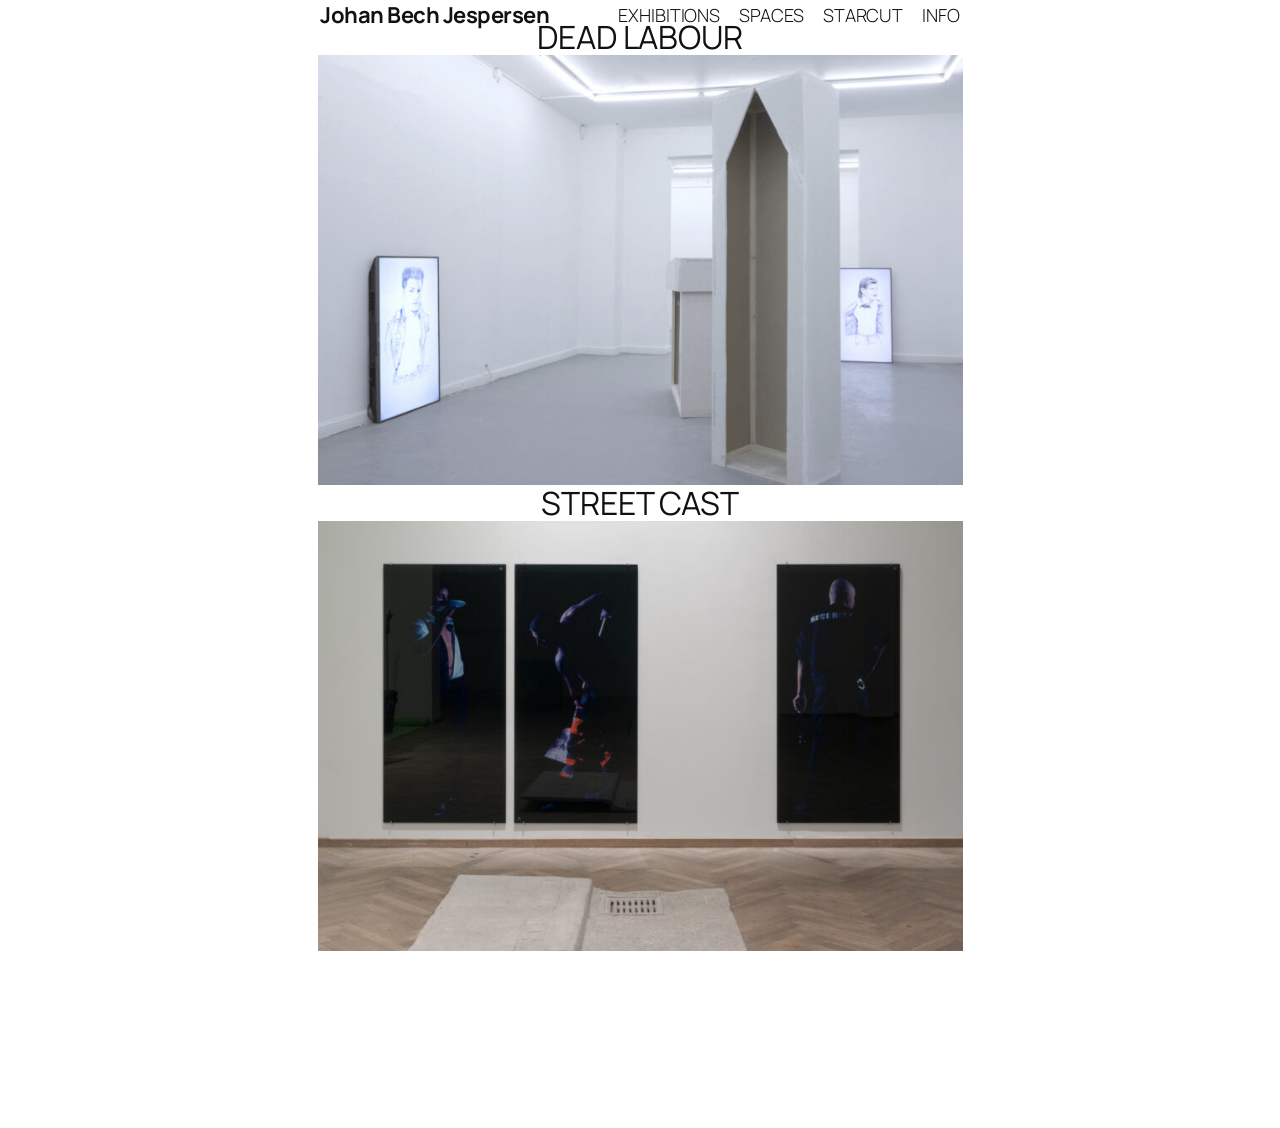
<file: index.html>
<!DOCTYPE html>
<html lang="en-US">
<head>
	<meta charset="UTF-8">
	<meta name="viewport" content="width=device-width, initial-scale=1">
<meta name="robots" content="max-image-preview:large">
	<style>img:is([sizes="auto" i], [sizes^="auto," i]) { contain-intrinsic-size: 3000px 1500px }</style>
	<title>Johan Bech Jespersen</title>
<link rel="alternate" type="application/rss+xml" title="Johan Bech Jespersen &raquo; Feed" href="http://johnny4sunny.github.io/feed/">
<link rel="alternate" type="application/rss+xml" title="Johan Bech Jespersen &raquo; Comments Feed" href="http://johnny4sunny.github.io/comments/feed/">
<script>
window._wpemojiSettings = {"baseUrl":"https:\/\/s.w.org\/images\/core\/emoji\/15.1.0\/72x72\/","ext":".png","svgUrl":"https:\/\/s.w.org\/images\/core\/emoji\/15.1.0\/svg\/","svgExt":".svg","source":{"concatemoji":"http:\/\/johnny4sunny.github.io\/wp-includes\/js\/wp-emoji-release.min.js?ver=6.8.1"}};
/*! This file is auto-generated */
!function(i,n){var o,s,e;function c(e){try{var t={supportTests:e,timestamp:(new Date).valueOf()};sessionStorage.setItem(o,JSON.stringify(t))}catch(e){}}function p(e,t,n){e.clearRect(0,0,e.canvas.width,e.canvas.height),e.fillText(t,0,0);var t=new Uint32Array(e.getImageData(0,0,e.canvas.width,e.canvas.height).data),r=(e.clearRect(0,0,e.canvas.width,e.canvas.height),e.fillText(n,0,0),new Uint32Array(e.getImageData(0,0,e.canvas.width,e.canvas.height).data));return t.every(function(e,t){return e===r[t]})}function u(e,t,n){switch(t){case"flag":return n(e,"\ud83c\udff3\ufe0f\u200d\u26a7\ufe0f","\ud83c\udff3\ufe0f\u200b\u26a7\ufe0f")?!1:!n(e,"\ud83c\uddfa\ud83c\uddf3","\ud83c\uddfa\u200b\ud83c\uddf3")&&!n(e,"\ud83c\udff4\udb40\udc67\udb40\udc62\udb40\udc65\udb40\udc6e\udb40\udc67\udb40\udc7f","\ud83c\udff4\u200b\udb40\udc67\u200b\udb40\udc62\u200b\udb40\udc65\u200b\udb40\udc6e\u200b\udb40\udc67\u200b\udb40\udc7f");case"emoji":return!n(e,"\ud83d\udc26\u200d\ud83d\udd25","\ud83d\udc26\u200b\ud83d\udd25")}return!1}function f(e,t,n){var r="undefined"!=typeof WorkerGlobalScope&&self instanceof WorkerGlobalScope?new OffscreenCanvas(300,150):i.createElement("canvas"),a=r.getContext("2d",{willReadFrequently:!0}),o=(a.textBaseline="top",a.font="600 32px Arial",{});return e.forEach(function(e){o[e]=t(a,e,n)}),o}function t(e){var t=i.createElement("script");t.src=e,t.defer=!0,i.head.appendChild(t)}"undefined"!=typeof Promise&&(o="wpEmojiSettingsSupports",s=["flag","emoji"],n.supports={everything:!0,everythingExceptFlag:!0},e=new Promise(function(e){i.addEventListener("DOMContentLoaded",e,{once:!0})}),new Promise(function(t){var n=function(){try{var e=JSON.parse(sessionStorage.getItem(o));if("object"==typeof e&&"number"==typeof e.timestamp&&(new Date).valueOf()<e.timestamp+604800&&"object"==typeof e.supportTests)return e.supportTests}catch(e){}return null}();if(!n){if("undefined"!=typeof Worker&&"undefined"!=typeof OffscreenCanvas&&"undefined"!=typeof URL&&URL.createObjectURL&&"undefined"!=typeof Blob)try{var e="postMessage("+f.toString()+"("+[JSON.stringify(s),u.toString(),p.toString()].join(",")+"));",r=new Blob([e],{type:"text/javascript"}),a=new Worker(URL.createObjectURL(r),{name:"wpTestEmojiSupports"});return void(a.onmessage=function(e){c(n=e.data),a.terminate(),t(n)})}catch(e){}c(n=f(s,u,p))}t(n)}).then(function(e){for(var t in e)n.supports[t]=e[t],n.supports.everything=n.supports.everything&&n.supports[t],"flag"!==t&&(n.supports.everythingExceptFlag=n.supports.everythingExceptFlag&&n.supports[t]);n.supports.everythingExceptFlag=n.supports.everythingExceptFlag&&!n.supports.flag,n.DOMReady=!1,n.readyCallback=function(){n.DOMReady=!0}}).then(function(){return e}).then(function(){var e;n.supports.everything||(n.readyCallback(),(e=n.source||{}).concatemoji?t(e.concatemoji):e.wpemoji&&e.twemoji&&(t(e.twemoji),t(e.wpemoji)))}))}((window,document),window._wpemojiSettings);
</script>
<style id="wp-block-site-title-inline-css">
.wp-block-site-title{box-sizing:border-box}.wp-block-site-title :where(a){color:inherit;font-family:inherit;font-size:inherit;font-style:inherit;font-weight:inherit;letter-spacing:inherit;line-height:inherit;text-decoration:inherit}
</style>
<style id="wp-block-navigation-link-inline-css">
.wp-block-navigation .wp-block-navigation-item__label{overflow-wrap:break-word}.wp-block-navigation .wp-block-navigation-item__description{display:none}.link-ui-tools{border-top:1px solid #f0f0f0;padding:8px}.link-ui-block-inserter{padding-top:8px}.link-ui-block-inserter__back{margin-left:8px;text-transform:uppercase}
</style>
<link rel="stylesheet" id="wp-block-navigation-css" href="http://johnny4sunny.github.io/wp-includes/blocks/navigation/style.min.css?ver=6.8.1" media="all">
<style id="wp-block-group-inline-css">
.wp-block-group{box-sizing:border-box}:where(.wp-block-group.wp-block-group-is-layout-constrained){position:relative}
</style>
<style id="wp-block-post-featured-image-inline-css">
.wp-block-post-featured-image{margin-left:0;margin-right:0}.wp-block-post-featured-image a{display:block;height:100%}.wp-block-post-featured-image :where(img){box-sizing:border-box;height:auto;max-width:100%;vertical-align:bottom;width:100%}.wp-block-post-featured-image.alignfull img,.wp-block-post-featured-image.alignwide img{width:100%}.wp-block-post-featured-image .wp-block-post-featured-image__overlay.has-background-dim{background-color:#000;inset:0;position:absolute}.wp-block-post-featured-image{position:relative}.wp-block-post-featured-image .wp-block-post-featured-image__overlay.has-background-gradient{background-color:initial}.wp-block-post-featured-image .wp-block-post-featured-image__overlay.has-background-dim-0{opacity:0}.wp-block-post-featured-image .wp-block-post-featured-image__overlay.has-background-dim-10{opacity:.1}.wp-block-post-featured-image .wp-block-post-featured-image__overlay.has-background-dim-20{opacity:.2}.wp-block-post-featured-image .wp-block-post-featured-image__overlay.has-background-dim-30{opacity:.3}.wp-block-post-featured-image .wp-block-post-featured-image__overlay.has-background-dim-40{opacity:.4}.wp-block-post-featured-image .wp-block-post-featured-image__overlay.has-background-dim-50{opacity:.5}.wp-block-post-featured-image .wp-block-post-featured-image__overlay.has-background-dim-60{opacity:.6}.wp-block-post-featured-image .wp-block-post-featured-image__overlay.has-background-dim-70{opacity:.7}.wp-block-post-featured-image .wp-block-post-featured-image__overlay.has-background-dim-80{opacity:.8}.wp-block-post-featured-image .wp-block-post-featured-image__overlay.has-background-dim-90{opacity:.9}.wp-block-post-featured-image .wp-block-post-featured-image__overlay.has-background-dim-100{opacity:1}.wp-block-post-featured-image:where(.alignleft,.alignright){width:100%}
</style>
<style id="wp-block-post-title-inline-css">
.wp-block-post-title{box-sizing:border-box;word-break:break-word}.wp-block-post-title :where(a){display:inline-block;font-family:inherit;font-size:inherit;font-style:inherit;font-weight:inherit;letter-spacing:inherit;line-height:inherit;text-decoration:inherit}
</style>
<style id="wp-block-image-inline-css">
.wp-block-image>a,.wp-block-image>figure>a{display:inline-block}.wp-block-image img{box-sizing:border-box;height:auto;max-width:100%;vertical-align:bottom}@media not (prefers-reduced-motion){.wp-block-image img.hide{visibility:hidden}.wp-block-image img.show{animation:show-content-image .4s}}.wp-block-image[style*=border-radius] img,.wp-block-image[style*=border-radius]>a{border-radius:inherit}.wp-block-image.has-custom-border img{box-sizing:border-box}.wp-block-image.aligncenter{text-align:center}.wp-block-image.alignfull>a,.wp-block-image.alignwide>a{width:100%}.wp-block-image.alignfull img,.wp-block-image.alignwide img{height:auto;width:100%}.wp-block-image .aligncenter,.wp-block-image .alignleft,.wp-block-image .alignright,.wp-block-image.aligncenter,.wp-block-image.alignleft,.wp-block-image.alignright{display:table}.wp-block-image .aligncenter>figcaption,.wp-block-image .alignleft>figcaption,.wp-block-image .alignright>figcaption,.wp-block-image.aligncenter>figcaption,.wp-block-image.alignleft>figcaption,.wp-block-image.alignright>figcaption{caption-side:bottom;display:table-caption}.wp-block-image .alignleft{float:left;margin:.5em 1em .5em 0}.wp-block-image .alignright{float:right;margin:.5em 0 .5em 1em}.wp-block-image .aligncenter{margin-left:auto;margin-right:auto}.wp-block-image :where(figcaption){margin-bottom:1em;margin-top:.5em}.wp-block-image.is-style-circle-mask img{border-radius:9999px}@supports ((-webkit-mask-image:none) or (mask-image:none)) or (-webkit-mask-image:none){.wp-block-image.is-style-circle-mask img{border-radius:0;-webkit-mask-image:url('data:image/svg+xml;utf8,<svg viewBox="0 0 100 100" xmlns="http://www.w3.org/2000/svg"><circle cx="50" cy="50" r="50"/>');mask-image:url('data:image/svg+xml;utf8,<svg viewBox="0 0 100 100" xmlns="http://www.w3.org/2000/svg"><circle cx="50" cy="50" r="50"/>');mask-mode:alpha;-webkit-mask-position:center;mask-position:center;-webkit-mask-repeat:no-repeat;mask-repeat:no-repeat;-webkit-mask-size:contain;mask-size:contain}}:root :where(.wp-block-image.is-style-rounded img,.wp-block-image .is-style-rounded img){border-radius:9999px}.wp-block-image figure{margin:0}.wp-lightbox-container{display:flex;flex-direction:column;position:relative}.wp-lightbox-container img{cursor:zoom-in}.wp-lightbox-container img:hover+button{opacity:1}.wp-lightbox-container button{align-items:center;-webkit-backdrop-filter:blur(16px) saturate(180%);backdrop-filter:blur(16px) saturate(180%);background-color:#5a5a5a40;border:none;border-radius:4px;cursor:zoom-in;display:flex;height:20px;justify-content:center;opacity:0;padding:0;position:absolute;right:16px;text-align:center;top:16px;width:20px;z-index:100}@media not (prefers-reduced-motion){.wp-lightbox-container button{transition:opacity .2s ease}}.wp-lightbox-container button:focus-visible{outline:3px auto #5a5a5a40;outline:3px auto -webkit-focus-ring-color;outline-offset:3px}.wp-lightbox-container button:hover{cursor:pointer;opacity:1}.wp-lightbox-container button:focus{opacity:1}.wp-lightbox-container button:focus,.wp-lightbox-container button:hover,.wp-lightbox-container button:not(:hover):not(:active):not(.has-background){background-color:#5a5a5a40;border:none}.wp-lightbox-overlay{box-sizing:border-box;cursor:zoom-out;height:100vh;left:0;overflow:hidden;position:fixed;top:0;visibility:hidden;width:100%;z-index:100000}.wp-lightbox-overlay .close-button{align-items:center;cursor:pointer;display:flex;justify-content:center;min-height:40px;min-width:40px;padding:0;position:absolute;right:calc(env(safe-area-inset-right) + 16px);top:calc(env(safe-area-inset-top) + 16px);z-index:5000000}.wp-lightbox-overlay .close-button:focus,.wp-lightbox-overlay .close-button:hover,.wp-lightbox-overlay .close-button:not(:hover):not(:active):not(.has-background){background:none;border:none}.wp-lightbox-overlay .lightbox-image-container{height:var(--wp--lightbox-container-height);left:50%;overflow:hidden;position:absolute;top:50%;transform:translate(-50%,-50%);transform-origin:top left;width:var(--wp--lightbox-container-width);z-index:9999999999}.wp-lightbox-overlay .wp-block-image{align-items:center;box-sizing:border-box;display:flex;height:100%;justify-content:center;margin:0;position:relative;transform-origin:0 0;width:100%;z-index:3000000}.wp-lightbox-overlay .wp-block-image img{height:var(--wp--lightbox-image-height);min-height:var(--wp--lightbox-image-height);min-width:var(--wp--lightbox-image-width);width:var(--wp--lightbox-image-width)}.wp-lightbox-overlay .wp-block-image figcaption{display:none}.wp-lightbox-overlay button{background:none;border:none}.wp-lightbox-overlay .scrim{background-color:#fff;height:100%;opacity:.9;position:absolute;width:100%;z-index:2000000}.wp-lightbox-overlay.active{visibility:visible}@media not (prefers-reduced-motion){.wp-lightbox-overlay.active{animation:turn-on-visibility .25s both}.wp-lightbox-overlay.active img{animation:turn-on-visibility .35s both}.wp-lightbox-overlay.show-closing-animation:not(.active){animation:turn-off-visibility .35s both}.wp-lightbox-overlay.show-closing-animation:not(.active) img{animation:turn-off-visibility .25s both}.wp-lightbox-overlay.zoom.active{animation:none;opacity:1;visibility:visible}.wp-lightbox-overlay.zoom.active .lightbox-image-container{animation:lightbox-zoom-in .4s}.wp-lightbox-overlay.zoom.active .lightbox-image-container img{animation:none}.wp-lightbox-overlay.zoom.active .scrim{animation:turn-on-visibility .4s forwards}.wp-lightbox-overlay.zoom.show-closing-animation:not(.active){animation:none}.wp-lightbox-overlay.zoom.show-closing-animation:not(.active) .lightbox-image-container{animation:lightbox-zoom-out .4s}.wp-lightbox-overlay.zoom.show-closing-animation:not(.active) .lightbox-image-container img{animation:none}.wp-lightbox-overlay.zoom.show-closing-animation:not(.active) .scrim{animation:turn-off-visibility .4s forwards}}@keyframes show-content-image{0%{visibility:hidden}99%{visibility:hidden}to{visibility:visible}}@keyframes turn-on-visibility{0%{opacity:0}to{opacity:1}}@keyframes turn-off-visibility{0%{opacity:1;visibility:visible}99%{opacity:0;visibility:visible}to{opacity:0;visibility:hidden}}@keyframes lightbox-zoom-in{0%{transform:translate(calc((-100vw + var(--wp--lightbox-scrollbar-width))/2 + var(--wp--lightbox-initial-left-position)),calc(-50vh + var(--wp--lightbox-initial-top-position))) scale(var(--wp--lightbox-scale))}to{transform:translate(-50%,-50%) scale(1)}}@keyframes lightbox-zoom-out{0%{transform:translate(-50%,-50%) scale(1);visibility:visible}99%{visibility:visible}to{transform:translate(calc((-100vw + var(--wp--lightbox-scrollbar-width))/2 + var(--wp--lightbox-initial-left-position)),calc(-50vh + var(--wp--lightbox-initial-top-position))) scale(var(--wp--lightbox-scale));visibility:hidden}}
</style>
<style id="wp-block-paragraph-inline-css">
.is-small-text{font-size:.875em}.is-regular-text{font-size:1em}.is-large-text{font-size:2.25em}.is-larger-text{font-size:3em}.has-drop-cap:not(:focus):first-letter{float:left;font-size:8.4em;font-style:normal;font-weight:100;line-height:.68;margin:.05em .1em 0 0;text-transform:uppercase}body.rtl .has-drop-cap:not(:focus):first-letter{float:none;margin-left:.1em}p.has-drop-cap.has-background{overflow:hidden}:root :where(p.has-background){padding:1.25em 2.375em}:where(p.has-text-color:not(.has-link-color)) a{color:inherit}p.has-text-align-left[style*="writing-mode:vertical-lr"],p.has-text-align-right[style*="writing-mode:vertical-rl"]{rotate:180deg}
</style>
<style id="wp-block-post-content-inline-css">
.wp-block-post-content{display:flow-root}
</style>
<style id="wp-block-post-template-inline-css">
.wp-block-post-template{box-sizing:border-box;list-style:none;margin-bottom:0;margin-top:0;max-width:100%;padding:0}.wp-block-post-template.is-flex-container{display:flex;flex-direction:row;flex-wrap:wrap;gap:1.25em}.wp-block-post-template.is-flex-container>li{margin:0;width:100%}@media (min-width:600px){.wp-block-post-template.is-flex-container.is-flex-container.columns-2>li{width:calc(50% - .625em)}.wp-block-post-template.is-flex-container.is-flex-container.columns-3>li{width:calc(33.33333% - .83333em)}.wp-block-post-template.is-flex-container.is-flex-container.columns-4>li{width:calc(25% - .9375em)}.wp-block-post-template.is-flex-container.is-flex-container.columns-5>li{width:calc(20% - 1em)}.wp-block-post-template.is-flex-container.is-flex-container.columns-6>li{width:calc(16.66667% - 1.04167em)}}@media (max-width:600px){.wp-block-post-template-is-layout-grid.wp-block-post-template-is-layout-grid.wp-block-post-template-is-layout-grid.wp-block-post-template-is-layout-grid{grid-template-columns:1fr}}.wp-block-post-template-is-layout-constrained>li>.alignright,.wp-block-post-template-is-layout-flow>li>.alignright{float:right;margin-inline-end:0;margin-inline-start:2em}.wp-block-post-template-is-layout-constrained>li>.alignleft,.wp-block-post-template-is-layout-flow>li>.alignleft{float:left;margin-inline-end:2em;margin-inline-start:0}.wp-block-post-template-is-layout-constrained>li>.aligncenter,.wp-block-post-template-is-layout-flow>li>.aligncenter{margin-inline-end:auto;margin-inline-start:auto}
</style>
<style id="wp-block-query-pagination-inline-css">
.wp-block-query-pagination.is-content-justification-space-between>.wp-block-query-pagination-next:last-of-type{margin-inline-start:auto}.wp-block-query-pagination.is-content-justification-space-between>.wp-block-query-pagination-previous:first-child{margin-inline-end:auto}.wp-block-query-pagination .wp-block-query-pagination-previous-arrow{display:inline-block;margin-right:1ch}.wp-block-query-pagination .wp-block-query-pagination-previous-arrow:not(.is-arrow-chevron){transform:scaleX(1)}.wp-block-query-pagination .wp-block-query-pagination-next-arrow{display:inline-block;margin-left:1ch}.wp-block-query-pagination .wp-block-query-pagination-next-arrow:not(.is-arrow-chevron){transform:scaleX(1)}.wp-block-query-pagination.aligncenter{justify-content:center}
</style>
<style id="wp-block-site-tagline-inline-css">
.wp-block-site-tagline{box-sizing:border-box}
</style>
<style id="wp-block-spacer-inline-css">
.wp-block-spacer{clear:both}
</style>
<style id="wp-block-columns-inline-css">
.wp-block-columns{align-items:normal!important;box-sizing:border-box;display:flex;flex-wrap:wrap!important}@media (min-width:782px){.wp-block-columns{flex-wrap:nowrap!important}}.wp-block-columns.are-vertically-aligned-top{align-items:flex-start}.wp-block-columns.are-vertically-aligned-center{align-items:center}.wp-block-columns.are-vertically-aligned-bottom{align-items:flex-end}@media (max-width:781px){.wp-block-columns:not(.is-not-stacked-on-mobile)>.wp-block-column{flex-basis:100%!important}}@media (min-width:782px){.wp-block-columns:not(.is-not-stacked-on-mobile)>.wp-block-column{flex-basis:0;flex-grow:1}.wp-block-columns:not(.is-not-stacked-on-mobile)>.wp-block-column[style*=flex-basis]{flex-grow:0}}.wp-block-columns.is-not-stacked-on-mobile{flex-wrap:nowrap!important}.wp-block-columns.is-not-stacked-on-mobile>.wp-block-column{flex-basis:0;flex-grow:1}.wp-block-columns.is-not-stacked-on-mobile>.wp-block-column[style*=flex-basis]{flex-grow:0}:where(.wp-block-columns){margin-bottom:1.75em}:where(.wp-block-columns.has-background){padding:1.25em 2.375em}.wp-block-column{flex-grow:1;min-width:0;overflow-wrap:break-word;word-break:break-word}.wp-block-column.is-vertically-aligned-top{align-self:flex-start}.wp-block-column.is-vertically-aligned-center{align-self:center}.wp-block-column.is-vertically-aligned-bottom{align-self:flex-end}.wp-block-column.is-vertically-aligned-stretch{align-self:stretch}.wp-block-column.is-vertically-aligned-bottom,.wp-block-column.is-vertically-aligned-center,.wp-block-column.is-vertically-aligned-top{width:100%}
</style>
<style id="wp-emoji-styles-inline-css">

	img.wp-smiley, img.emoji {
		display: inline !important;
		border: none !important;
		box-shadow: none !important;
		height: 1em !important;
		width: 1em !important;
		margin: 0 0.07em !important;
		vertical-align: -0.1em !important;
		background: none !important;
		padding: 0 !important;
	}
</style>
<style id="wp-block-library-inline-css">
:root{--wp-admin-theme-color:#007cba;--wp-admin-theme-color--rgb:0,124,186;--wp-admin-theme-color-darker-10:#006ba1;--wp-admin-theme-color-darker-10--rgb:0,107,161;--wp-admin-theme-color-darker-20:#005a87;--wp-admin-theme-color-darker-20--rgb:0,90,135;--wp-admin-border-width-focus:2px;--wp-block-synced-color:#7a00df;--wp-block-synced-color--rgb:122,0,223;--wp-bound-block-color:var(--wp-block-synced-color)}@media (min-resolution:192dpi){:root{--wp-admin-border-width-focus:1.5px}}.wp-element-button{cursor:pointer}:root{--wp--preset--font-size--normal:16px;--wp--preset--font-size--huge:42px}:root .has-very-light-gray-background-color{background-color:#eee}:root .has-very-dark-gray-background-color{background-color:#313131}:root .has-very-light-gray-color{color:#eee}:root .has-very-dark-gray-color{color:#313131}:root .has-vivid-green-cyan-to-vivid-cyan-blue-gradient-background{background:linear-gradient(135deg,#00d084,#0693e3)}:root .has-purple-crush-gradient-background{background:linear-gradient(135deg,#34e2e4,#4721fb 50%,#ab1dfe)}:root .has-hazy-dawn-gradient-background{background:linear-gradient(135deg,#faaca8,#dad0ec)}:root .has-subdued-olive-gradient-background{background:linear-gradient(135deg,#fafae1,#67a671)}:root .has-atomic-cream-gradient-background{background:linear-gradient(135deg,#fdd79a,#004a59)}:root .has-nightshade-gradient-background{background:linear-gradient(135deg,#330968,#31cdcf)}:root .has-midnight-gradient-background{background:linear-gradient(135deg,#020381,#2874fc)}.has-regular-font-size{font-size:1em}.has-larger-font-size{font-size:2.625em}.has-normal-font-size{font-size:var(--wp--preset--font-size--normal)}.has-huge-font-size{font-size:var(--wp--preset--font-size--huge)}.has-text-align-center{text-align:center}.has-text-align-left{text-align:left}.has-text-align-right{text-align:right}#end-resizable-editor-section{display:none}.aligncenter{clear:both}.items-justified-left{justify-content:flex-start}.items-justified-center{justify-content:center}.items-justified-right{justify-content:flex-end}.items-justified-space-between{justify-content:space-between}.screen-reader-text{border:0;clip-path:inset(50%);height:1px;margin:-1px;overflow:hidden;padding:0;position:absolute;width:1px;word-wrap:normal!important}.screen-reader-text:focus{background-color:#ddd;clip-path:none;color:#444;display:block;font-size:1em;height:auto;left:5px;line-height:normal;padding:15px 23px 14px;text-decoration:none;top:5px;width:auto;z-index:100000}html :where(.has-border-color){border-style:solid}html :where([style*=border-top-color]){border-top-style:solid}html :where([style*=border-right-color]){border-right-style:solid}html :where([style*=border-bottom-color]){border-bottom-style:solid}html :where([style*=border-left-color]){border-left-style:solid}html :where([style*=border-width]){border-style:solid}html :where([style*=border-top-width]){border-top-style:solid}html :where([style*=border-right-width]){border-right-style:solid}html :where([style*=border-bottom-width]){border-bottom-style:solid}html :where([style*=border-left-width]){border-left-style:solid}html :where(img[class*=wp-image-]){height:auto;max-width:100%}:where(figure){margin:0 0 1em}html :where(.is-position-sticky){--wp-admin--admin-bar--position-offset:var(--wp-admin--admin-bar--height,0px)}@media screen and (max-width:600px){html :where(.is-position-sticky){--wp-admin--admin-bar--position-offset:0px}}
</style>
<style id="global-styles-inline-css">
:root{--wp--preset--aspect-ratio--square: 1;--wp--preset--aspect-ratio--4-3: 4/3;--wp--preset--aspect-ratio--3-4: 3/4;--wp--preset--aspect-ratio--3-2: 3/2;--wp--preset--aspect-ratio--2-3: 2/3;--wp--preset--aspect-ratio--16-9: 16/9;--wp--preset--aspect-ratio--9-16: 9/16;--wp--preset--color--black: #000000;--wp--preset--color--cyan-bluish-gray: #abb8c3;--wp--preset--color--white: #ffffff;--wp--preset--color--pale-pink: #f78da7;--wp--preset--color--vivid-red: #cf2e2e;--wp--preset--color--luminous-vivid-orange: #ff6900;--wp--preset--color--luminous-vivid-amber: #fcb900;--wp--preset--color--light-green-cyan: #7bdcb5;--wp--preset--color--vivid-green-cyan: #00d084;--wp--preset--color--pale-cyan-blue: #8ed1fc;--wp--preset--color--vivid-cyan-blue: #0693e3;--wp--preset--color--vivid-purple: #9b51e0;--wp--preset--color--base: #FFFFFF;--wp--preset--color--contrast: #111111;--wp--preset--color--accent-1: #FFEE58;--wp--preset--color--accent-2: #F6CFF4;--wp--preset--color--accent-3: #503AA8;--wp--preset--color--accent-4: #686868;--wp--preset--color--accent-5: #FBFAF3;--wp--preset--color--accent-6: color-mix(in srgb, currentColor 20%, transparent);--wp--preset--gradient--vivid-cyan-blue-to-vivid-purple: linear-gradient(135deg,rgba(6,147,227,1) 0%,rgb(155,81,224) 100%);--wp--preset--gradient--light-green-cyan-to-vivid-green-cyan: linear-gradient(135deg,rgb(122,220,180) 0%,rgb(0,208,130) 100%);--wp--preset--gradient--luminous-vivid-amber-to-luminous-vivid-orange: linear-gradient(135deg,rgba(252,185,0,1) 0%,rgba(255,105,0,1) 100%);--wp--preset--gradient--luminous-vivid-orange-to-vivid-red: linear-gradient(135deg,rgba(255,105,0,1) 0%,rgb(207,46,46) 100%);--wp--preset--gradient--very-light-gray-to-cyan-bluish-gray: linear-gradient(135deg,rgb(238,238,238) 0%,rgb(169,184,195) 100%);--wp--preset--gradient--cool-to-warm-spectrum: linear-gradient(135deg,rgb(74,234,220) 0%,rgb(151,120,209) 20%,rgb(207,42,186) 40%,rgb(238,44,130) 60%,rgb(251,105,98) 80%,rgb(254,248,76) 100%);--wp--preset--gradient--blush-light-purple: linear-gradient(135deg,rgb(255,206,236) 0%,rgb(152,150,240) 100%);--wp--preset--gradient--blush-bordeaux: linear-gradient(135deg,rgb(254,205,165) 0%,rgb(254,45,45) 50%,rgb(107,0,62) 100%);--wp--preset--gradient--luminous-dusk: linear-gradient(135deg,rgb(255,203,112) 0%,rgb(199,81,192) 50%,rgb(65,88,208) 100%);--wp--preset--gradient--pale-ocean: linear-gradient(135deg,rgb(255,245,203) 0%,rgb(182,227,212) 50%,rgb(51,167,181) 100%);--wp--preset--gradient--electric-grass: linear-gradient(135deg,rgb(202,248,128) 0%,rgb(113,206,126) 100%);--wp--preset--gradient--midnight: linear-gradient(135deg,rgb(2,3,129) 0%,rgb(40,116,252) 100%);--wp--preset--font-size--small: 0.875rem;--wp--preset--font-size--medium: clamp(1rem, 1rem + ((1vw - 0.2rem) * 0.625), 1.125rem);--wp--preset--font-size--large: clamp(1.125rem, 1.125rem + ((1vw - 0.2rem) * 1.25), 1.375rem);--wp--preset--font-size--x-large: clamp(1.75rem, 1.75rem + ((1vw - 0.2rem) * 1.25), 2rem);--wp--preset--font-size--xx-large: clamp(2.15rem, 2.15rem + ((1vw - 0.2rem) * 4.25), 3rem);--wp--preset--font-family--manrope: Manrope, sans-serif;--wp--preset--font-family--fira-code: "Fira Code", monospace;--wp--preset--spacing--20: 10px;--wp--preset--spacing--30: 20px;--wp--preset--spacing--40: 30px;--wp--preset--spacing--50: clamp(30px, 5vw, 50px);--wp--preset--spacing--60: clamp(30px, 7vw, 70px);--wp--preset--spacing--70: clamp(50px, 7vw, 90px);--wp--preset--spacing--80: clamp(70px, 10vw, 140px);--wp--preset--shadow--natural: 6px 6px 9px rgba(0, 0, 0, 0.2);--wp--preset--shadow--deep: 12px 12px 50px rgba(0, 0, 0, 0.4);--wp--preset--shadow--sharp: 6px 6px 0px rgba(0, 0, 0, 0.2);--wp--preset--shadow--outlined: 6px 6px 0px -3px rgba(255, 255, 255, 1), 6px 6px rgba(0, 0, 0, 1);--wp--preset--shadow--crisp: 6px 6px 0px rgba(0, 0, 0, 1);}:root { --wp--style--global--content-size: 645px;--wp--style--global--wide-size: 640px; }:where(body) { margin: 0; }.wp-site-blocks { padding-top: var(--wp--style--root--padding-top); padding-bottom: var(--wp--style--root--padding-bottom); }.has-global-padding { padding-right: var(--wp--style--root--padding-right); padding-left: var(--wp--style--root--padding-left); }.has-global-padding > .alignfull { margin-right: calc(var(--wp--style--root--padding-right) * -1); margin-left: calc(var(--wp--style--root--padding-left) * -1); }.has-global-padding :where(:not(.alignfull.is-layout-flow) > .has-global-padding:not(.wp-block-block, .alignfull)) { padding-right: 0; padding-left: 0; }.has-global-padding :where(:not(.alignfull.is-layout-flow) > .has-global-padding:not(.wp-block-block, .alignfull)) > .alignfull { margin-left: 0; margin-right: 0; }.wp-site-blocks > .alignleft { float: left; margin-right: 2em; }.wp-site-blocks > .alignright { float: right; margin-left: 2em; }.wp-site-blocks > .aligncenter { justify-content: center; margin-left: auto; margin-right: auto; }:where(.wp-site-blocks) > * { margin-block-start: 1.2rem; margin-block-end: 0; }:where(.wp-site-blocks) > :first-child { margin-block-start: 0; }:where(.wp-site-blocks) > :last-child { margin-block-end: 0; }:root { --wp--style--block-gap: 1.2rem; }:root :where(.is-layout-flow) > :first-child{margin-block-start: 0;}:root :where(.is-layout-flow) > :last-child{margin-block-end: 0;}:root :where(.is-layout-flow) > *{margin-block-start: 1.2rem;margin-block-end: 0;}:root :where(.is-layout-constrained) > :first-child{margin-block-start: 0;}:root :where(.is-layout-constrained) > :last-child{margin-block-end: 0;}:root :where(.is-layout-constrained) > *{margin-block-start: 1.2rem;margin-block-end: 0;}:root :where(.is-layout-flex){gap: 1.2rem;}:root :where(.is-layout-grid){gap: 1.2rem;}.is-layout-flow > .alignleft{float: left;margin-inline-start: 0;margin-inline-end: 2em;}.is-layout-flow > .alignright{float: right;margin-inline-start: 2em;margin-inline-end: 0;}.is-layout-flow > .aligncenter{margin-left: auto !important;margin-right: auto !important;}.is-layout-constrained > .alignleft{float: left;margin-inline-start: 0;margin-inline-end: 2em;}.is-layout-constrained > .alignright{float: right;margin-inline-start: 2em;margin-inline-end: 0;}.is-layout-constrained > .aligncenter{margin-left: auto !important;margin-right: auto !important;}.is-layout-constrained > :where(:not(.alignleft):not(.alignright):not(.alignfull)){max-width: var(--wp--style--global--content-size);margin-left: auto !important;margin-right: auto !important;}.is-layout-constrained > .alignwide{max-width: var(--wp--style--global--wide-size);}body .is-layout-flex{display: flex;}.is-layout-flex{flex-wrap: wrap;align-items: center;}.is-layout-flex > :is(*, div){margin: 0;}body .is-layout-grid{display: grid;}.is-layout-grid > :is(*, div){margin: 0;}body{background-color: var(--wp--preset--color--base);color: var(--wp--preset--color--contrast);font-family: var(--wp--preset--font-family--manrope);font-size: var(--wp--preset--font-size--large);font-weight: 300;letter-spacing: -0.1px;line-height: 1.4;--wp--style--root--padding-top: 0px;--wp--style--root--padding-right: var(--wp--preset--spacing--50);--wp--style--root--padding-bottom: 0px;--wp--style--root--padding-left: var(--wp--preset--spacing--50);}a:where(:not(.wp-element-button)){color: currentColor;text-decoration: underline;}:root :where(a:where(:not(.wp-element-button)):hover){text-decoration: none;}h1, h2, h3, h4, h5, h6{font-weight: 400;letter-spacing: -0.1px;line-height: 1.125;}h1{font-size: var(--wp--preset--font-size--xx-large);}h2{font-size: var(--wp--preset--font-size--x-large);}h3{font-size: var(--wp--preset--font-size--large);}h4{font-size: var(--wp--preset--font-size--medium);}h5{font-size: var(--wp--preset--font-size--small);letter-spacing: 0.5px;}h6{font-size: var(--wp--preset--font-size--small);font-weight: 700;letter-spacing: 1.4px;text-transform: uppercase;}:root :where(.wp-element-button, .wp-block-button__link){background-color: var(--wp--preset--color--contrast);border-width: 0;color: var(--wp--preset--color--base);font-family: inherit;font-size: var(--wp--preset--font-size--medium);line-height: inherit;padding-top: 1rem;padding-right: 2.25rem;padding-bottom: 1rem;padding-left: 2.25rem;text-decoration: none;}:root :where(.wp-element-button:hover, .wp-block-button__link:hover){background-color: color-mix(in srgb, var(--wp--preset--color--contrast) 85%, transparent);border-color: transparent;color: var(--wp--preset--color--base);}:root :where(.wp-element-button:focus, .wp-block-button__link:focus){outline-color: var(--wp--preset--color--accent-4);outline-offset: 2px;}:root :where(.wp-element-caption, .wp-block-audio figcaption, .wp-block-embed figcaption, .wp-block-gallery figcaption, .wp-block-image figcaption, .wp-block-table figcaption, .wp-block-video figcaption){font-size: var(--wp--preset--font-size--small);line-height: 1.4;}.has-black-color{color: var(--wp--preset--color--black) !important;}.has-cyan-bluish-gray-color{color: var(--wp--preset--color--cyan-bluish-gray) !important;}.has-white-color{color: var(--wp--preset--color--white) !important;}.has-pale-pink-color{color: var(--wp--preset--color--pale-pink) !important;}.has-vivid-red-color{color: var(--wp--preset--color--vivid-red) !important;}.has-luminous-vivid-orange-color{color: var(--wp--preset--color--luminous-vivid-orange) !important;}.has-luminous-vivid-amber-color{color: var(--wp--preset--color--luminous-vivid-amber) !important;}.has-light-green-cyan-color{color: var(--wp--preset--color--light-green-cyan) !important;}.has-vivid-green-cyan-color{color: var(--wp--preset--color--vivid-green-cyan) !important;}.has-pale-cyan-blue-color{color: var(--wp--preset--color--pale-cyan-blue) !important;}.has-vivid-cyan-blue-color{color: var(--wp--preset--color--vivid-cyan-blue) !important;}.has-vivid-purple-color{color: var(--wp--preset--color--vivid-purple) !important;}.has-base-color{color: var(--wp--preset--color--base) !important;}.has-contrast-color{color: var(--wp--preset--color--contrast) !important;}.has-accent-1-color{color: var(--wp--preset--color--accent-1) !important;}.has-accent-2-color{color: var(--wp--preset--color--accent-2) !important;}.has-accent-3-color{color: var(--wp--preset--color--accent-3) !important;}.has-accent-4-color{color: var(--wp--preset--color--accent-4) !important;}.has-accent-5-color{color: var(--wp--preset--color--accent-5) !important;}.has-accent-6-color{color: var(--wp--preset--color--accent-6) !important;}.has-black-background-color{background-color: var(--wp--preset--color--black) !important;}.has-cyan-bluish-gray-background-color{background-color: var(--wp--preset--color--cyan-bluish-gray) !important;}.has-white-background-color{background-color: var(--wp--preset--color--white) !important;}.has-pale-pink-background-color{background-color: var(--wp--preset--color--pale-pink) !important;}.has-vivid-red-background-color{background-color: var(--wp--preset--color--vivid-red) !important;}.has-luminous-vivid-orange-background-color{background-color: var(--wp--preset--color--luminous-vivid-orange) !important;}.has-luminous-vivid-amber-background-color{background-color: var(--wp--preset--color--luminous-vivid-amber) !important;}.has-light-green-cyan-background-color{background-color: var(--wp--preset--color--light-green-cyan) !important;}.has-vivid-green-cyan-background-color{background-color: var(--wp--preset--color--vivid-green-cyan) !important;}.has-pale-cyan-blue-background-color{background-color: var(--wp--preset--color--pale-cyan-blue) !important;}.has-vivid-cyan-blue-background-color{background-color: var(--wp--preset--color--vivid-cyan-blue) !important;}.has-vivid-purple-background-color{background-color: var(--wp--preset--color--vivid-purple) !important;}.has-base-background-color{background-color: var(--wp--preset--color--base) !important;}.has-contrast-background-color{background-color: var(--wp--preset--color--contrast) !important;}.has-accent-1-background-color{background-color: var(--wp--preset--color--accent-1) !important;}.has-accent-2-background-color{background-color: var(--wp--preset--color--accent-2) !important;}.has-accent-3-background-color{background-color: var(--wp--preset--color--accent-3) !important;}.has-accent-4-background-color{background-color: var(--wp--preset--color--accent-4) !important;}.has-accent-5-background-color{background-color: var(--wp--preset--color--accent-5) !important;}.has-accent-6-background-color{background-color: var(--wp--preset--color--accent-6) !important;}.has-black-border-color{border-color: var(--wp--preset--color--black) !important;}.has-cyan-bluish-gray-border-color{border-color: var(--wp--preset--color--cyan-bluish-gray) !important;}.has-white-border-color{border-color: var(--wp--preset--color--white) !important;}.has-pale-pink-border-color{border-color: var(--wp--preset--color--pale-pink) !important;}.has-vivid-red-border-color{border-color: var(--wp--preset--color--vivid-red) !important;}.has-luminous-vivid-orange-border-color{border-color: var(--wp--preset--color--luminous-vivid-orange) !important;}.has-luminous-vivid-amber-border-color{border-color: var(--wp--preset--color--luminous-vivid-amber) !important;}.has-light-green-cyan-border-color{border-color: var(--wp--preset--color--light-green-cyan) !important;}.has-vivid-green-cyan-border-color{border-color: var(--wp--preset--color--vivid-green-cyan) !important;}.has-pale-cyan-blue-border-color{border-color: var(--wp--preset--color--pale-cyan-blue) !important;}.has-vivid-cyan-blue-border-color{border-color: var(--wp--preset--color--vivid-cyan-blue) !important;}.has-vivid-purple-border-color{border-color: var(--wp--preset--color--vivid-purple) !important;}.has-base-border-color{border-color: var(--wp--preset--color--base) !important;}.has-contrast-border-color{border-color: var(--wp--preset--color--contrast) !important;}.has-accent-1-border-color{border-color: var(--wp--preset--color--accent-1) !important;}.has-accent-2-border-color{border-color: var(--wp--preset--color--accent-2) !important;}.has-accent-3-border-color{border-color: var(--wp--preset--color--accent-3) !important;}.has-accent-4-border-color{border-color: var(--wp--preset--color--accent-4) !important;}.has-accent-5-border-color{border-color: var(--wp--preset--color--accent-5) !important;}.has-accent-6-border-color{border-color: var(--wp--preset--color--accent-6) !important;}.has-vivid-cyan-blue-to-vivid-purple-gradient-background{background: var(--wp--preset--gradient--vivid-cyan-blue-to-vivid-purple) !important;}.has-light-green-cyan-to-vivid-green-cyan-gradient-background{background: var(--wp--preset--gradient--light-green-cyan-to-vivid-green-cyan) !important;}.has-luminous-vivid-amber-to-luminous-vivid-orange-gradient-background{background: var(--wp--preset--gradient--luminous-vivid-amber-to-luminous-vivid-orange) !important;}.has-luminous-vivid-orange-to-vivid-red-gradient-background{background: var(--wp--preset--gradient--luminous-vivid-orange-to-vivid-red) !important;}.has-very-light-gray-to-cyan-bluish-gray-gradient-background{background: var(--wp--preset--gradient--very-light-gray-to-cyan-bluish-gray) !important;}.has-cool-to-warm-spectrum-gradient-background{background: var(--wp--preset--gradient--cool-to-warm-spectrum) !important;}.has-blush-light-purple-gradient-background{background: var(--wp--preset--gradient--blush-light-purple) !important;}.has-blush-bordeaux-gradient-background{background: var(--wp--preset--gradient--blush-bordeaux) !important;}.has-luminous-dusk-gradient-background{background: var(--wp--preset--gradient--luminous-dusk) !important;}.has-pale-ocean-gradient-background{background: var(--wp--preset--gradient--pale-ocean) !important;}.has-electric-grass-gradient-background{background: var(--wp--preset--gradient--electric-grass) !important;}.has-midnight-gradient-background{background: var(--wp--preset--gradient--midnight) !important;}.has-small-font-size{font-size: var(--wp--preset--font-size--small) !important;}.has-medium-font-size{font-size: var(--wp--preset--font-size--medium) !important;}.has-large-font-size{font-size: var(--wp--preset--font-size--large) !important;}.has-x-large-font-size{font-size: var(--wp--preset--font-size--x-large) !important;}.has-xx-large-font-size{font-size: var(--wp--preset--font-size--xx-large) !important;}.has-manrope-font-family{font-family: var(--wp--preset--font-family--manrope) !important;}.has-fira-code-font-family{font-family: var(--wp--preset--font-family--fira-code) !important;}/* Remove entry content from home page */
.home .entry-content {
  display: none;
}

.single .wp-block-post-featured-image {
  display: none;
}

.it-display-none {
display: none!important;
}

.page-template main .entry-content {
  align-content: center;
}

header + ul {
  justify-content: center;
  margin-left: auto;
  margin-right: auto;
  display: flex;
  width: 100%;
  justify-content: end;
  width: 1340px;
  padding-left: ;
  font-size: 0.8em;
}

header + ul .cat-item {
  padding-left: 22px;
}

.archive header .wp-block-site-title {
  visibility: hidden;
}

.single header .wp-block-site-title, .home header .wp-block-site-title {
  visibility: visible;
}

header {
  position: fixed;
width: 100%;
z-index: 999999;
}

.has-global-padding {
  margin-top: 0 !important;
  padding-bottom: 0 !important;
}

.home .wp-block-post {
  margin-top: 0;
}

.home .wp-block-group {
text-align: center;
  padding-top: 0px !important;
}

.home .post > div {
display: flex;
flex-wrap: nowrap;
flex-direction: column-reverse;
}

.home .post h2 {
max-width: 640px;
width: 100%;
}

.home .post:not(:first-child) h2 {
margin-top: 0; 
}

:root :where(.wp-block-columns-is-layout-flow) > :first-child{margin-block-start: 0;}:root :where(.wp-block-columns-is-layout-flow) > :last-child{margin-block-end: 0;}:root :where(.wp-block-columns-is-layout-flow) > *{margin-block-start: var(--wp--preset--spacing--50);margin-block-end: 0;}:root :where(.wp-block-columns-is-layout-constrained) > :first-child{margin-block-start: 0;}:root :where(.wp-block-columns-is-layout-constrained) > :last-child{margin-block-end: 0;}:root :where(.wp-block-columns-is-layout-constrained) > *{margin-block-start: var(--wp--preset--spacing--50);margin-block-end: 0;}:root :where(.wp-block-columns-is-layout-flex){gap: var(--wp--preset--spacing--50);}:root :where(.wp-block-columns-is-layout-grid){gap: var(--wp--preset--spacing--50);}
:root :where(.wp-block-post-title a:where(:not(.wp-element-button))){text-decoration: none;}
:root :where(.wp-block-post-title a:where(:not(.wp-element-button)):hover){text-decoration: underline;}
:root :where(.wp-block-query-pagination){font-size: var(--wp--preset--font-size--medium);font-weight: 500;}
:root :where(.wp-block-site-tagline){font-size: var(--wp--preset--font-size--medium);}
:root :where(.wp-block-site-title){font-weight: 700;letter-spacing: -.5px;}
:root :where(.wp-block-site-title a:where(:not(.wp-element-button))){text-decoration: none;}
:root :where(.wp-block-site-title a:where(:not(.wp-element-button)):hover){text-decoration: underline;}
:root :where(.wp-block-navigation){font-size: var(--wp--preset--font-size--medium);}
:root :where(.wp-block-navigation a:where(:not(.wp-element-button))){text-decoration: none;}
:root :where(.wp-block-navigation a:where(:not(.wp-element-button)):hover){text-decoration: underline;}
</style>
<style id="core-block-supports-inline-css">
.wp-container-core-navigation-is-layout-fc306653{justify-content:flex-end;}.wp-container-core-group-is-layout-f4c28e8b{flex-wrap:nowrap;gap:var(--wp--preset--spacing--10);justify-content:flex-end;}.wp-container-core-group-is-layout-8165f36a{flex-wrap:nowrap;justify-content:space-between;}.wp-container-core-columns-is-layout-28f84493{flex-wrap:nowrap;}.wp-container-core-group-is-layout-e5edad21{justify-content:space-between;align-items:flex-start;}.wp-container-core-group-is-layout-91e87306{gap:var(--wp--preset--spacing--20);justify-content:space-between;}
</style>
<style id="wp-block-template-skip-link-inline-css">

		.skip-link.screen-reader-text {
			border: 0;
			clip-path: inset(50%);
			height: 1px;
			margin: -1px;
			overflow: hidden;
			padding: 0;
			position: absolute !important;
			width: 1px;
			word-wrap: normal !important;
		}

		.skip-link.screen-reader-text:focus {
			background-color: #eee;
			clip-path: none;
			color: #444;
			display: block;
			font-size: 1em;
			height: auto;
			left: 5px;
			line-height: normal;
			padding: 15px 23px 14px;
			text-decoration: none;
			top: 5px;
			width: auto;
			z-index: 100000;
		}
</style>
<link rel="stylesheet" id="twentytwentyfive-style-css" href="http://johnny4sunny.github.io/wp-content/themes/twentytwentyfive/style.css?ver=1.2" media="all">
<link rel="https://api.w.org/" href="http://johnny4sunny.github.io/wp-json/"><link rel="EditURI" type="application/rsd+xml" title="RSD" href="http://johnny4sunny.github.io/xmlrpc.php?rsd">
<meta name="generator" content="WordPress 6.8.1">
<script type="importmap" id="wp-importmap">
{"imports":{"@wordpress\/interactivity":"http:\/\/johnny4sunny.github.io\/wp-includes\/js\/dist\/script-modules\/interactivity\/index.min.js?ver=55aebb6e0a16726baffb"}}
</script>
<script type="module" src="http://johnny4sunny.github.io/wp-includes/js/dist/script-modules/block-library/navigation/view.min.js?ver=61572d447d60c0aa5240" id="@wordpress/block-library/navigation/view-js-module"></script>
<link rel="modulepreload" href="http://johnny4sunny.github.io/wp-includes/js/dist/script-modules/interactivity/index.min.js?ver=55aebb6e0a16726baffb" id="@wordpress/interactivity-js-modulepreload"><style class="wp-fonts-local">
@font-face{font-family:Manrope;font-style:normal;font-weight:200 800;font-display:fallback;src:url('http://johnny4sunny.github.io/wp-content/themes/twentytwentyfive/assets/fonts/manrope/Manrope-VariableFont_wght.woff2') format('woff2');}
@font-face{font-family:"Fira Code";font-style:normal;font-weight:300 700;font-display:fallback;src:url('http://johnny4sunny.github.io/wp-content/themes/twentytwentyfive/assets/fonts/fira-code/FiraCode-VariableFont_wght.woff2') format('woff2');}
</style>
</head>

<body class="home blog wp-embed-responsive wp-theme-twentytwentyfive">

<div class="wp-site-blocks"><header class="aligncenter wp-block-template-part">
<div class="wp-block-group alignfull is-layout-flow wp-block-group-is-layout-flow">
	
	<div class="wp-block-group has-global-padding is-layout-constrained wp-block-group-is-layout-constrained">
		
		<div class="wp-block-group alignwide is-content-justification-space-between is-nowrap is-layout-flex wp-container-core-group-is-layout-8165f36a wp-block-group-is-layout-flex" style="padding-top:var(--wp--preset--spacing--30);padding-bottom:var(--wp--preset--spacing--30)">
			<p class="wp-block-site-title"><a href="http://johnny4sunny.github.io/" target="_self" rel="home" aria-current="page">Johan Bech Jespersen</a></p>
			
			<div class="wp-block-group is-content-justification-right is-nowrap is-layout-flex wp-container-core-group-is-layout-f4c28e8b wp-block-group-is-layout-flex">
				<nav class="is-responsive items-justified-right wp-block-navigation is-content-justification-right is-layout-flex wp-container-core-navigation-is-layout-fc306653 wp-block-navigation-is-layout-flex" data-wp-interactive="core/navigation" data-wp-context='{"overlayOpenedBy":{"click":false,"hover":false,"focus":false},"type":"overlay","roleAttribute":"","ariaLabel":"Menu"}'><button aria-haspopup="dialog" aria-label="Open menu" class="wp-block-navigation__responsive-container-open" data-wp-on-async--click="actions.openMenuOnClick" data-wp-on--keydown="actions.handleMenuKeydown"><svg width="24" height="24" xmlns="http://www.w3.org/2000/svg" viewbox="0 0 24 24" aria-hidden="true" focusable="false"><rect x="4" y="7.5" width="16" height="1.5"></rect><rect x="4" y="15" width="16" height="1.5"></rect></svg></button>
				<div class="wp-block-navigation__responsive-container  has-text-color has-contrast-color has-background has-base-background-color" id="modal-1" data-wp-class--has-modal-open="state.isMenuOpen" data-wp-class--is-menu-open="state.isMenuOpen" data-wp-watch="callbacks.initMenu" data-wp-on--keydown="actions.handleMenuKeydown" data-wp-on-async--focusout="actions.handleMenuFocusout" tabindex="-1">
					<div class="wp-block-navigation__responsive-close" tabindex="-1">
						<div class="wp-block-navigation__responsive-dialog" data-wp-bind--aria-modal="state.ariaModal" data-wp-bind--aria-label="state.ariaLabel" data-wp-bind--role="state.roleAttribute">
							<button aria-label="Close menu" class="wp-block-navigation__responsive-container-close" data-wp-on-async--click="actions.closeMenuOnClick"><svg xmlns="http://www.w3.org/2000/svg" viewbox="0 0 24 24" width="24" height="24" aria-hidden="true" focusable="false"><path d="m13.06 12 6.47-6.47-1.06-1.06L12 10.94 5.53 4.47 4.47 5.53 10.94 12l-6.47 6.47 1.06 1.06L12 13.06l6.47 6.47 1.06-1.06L13.06 12Z"></path></svg></button>
							<div class="wp-block-navigation__responsive-container-content" data-wp-watch="callbacks.focusFirstElement" id="modal-1-content">
								<ul class="wp-block-navigation__container is-responsive items-justified-right wp-block-navigation"><li class=" wp-block-navigation-item wp-block-navigation-link"><a class="wp-block-navigation-item__content" href="http://johnny4sunny.github.io/category/exhibitions/"><span class="wp-block-navigation-item__label">EXHIBITIONS</span></a></li><li class=" wp-block-navigation-item wp-block-navigation-link"><a class="wp-block-navigation-item__content" href="http://johnny4sunny.github.io/category/spaces/"><span class="wp-block-navigation-item__label">SPACES</span></a></li><li class=" wp-block-navigation-item wp-block-navigation-link"><a class="wp-block-navigation-item__content" href="http://johnny4sunny.github.io/category/starcut/"><span class="wp-block-navigation-item__label">STARCUT</span></a></li><li class=" wp-block-navigation-item wp-block-navigation-link"><a class="wp-block-navigation-item__content" href="http://johnny4sunny.github.io/info-contact/"><span class="wp-block-navigation-item__label">INFO</span></a></li></ul>
							</div>
						</div>
					</div>
				</div></nav>
			</div>
			
		</div>
		
	</div>
	
</div>


</header>


<main class="wp-block-group has-global-padding is-layout-constrained wp-block-group-is-layout-constrained" style="margin-top:var(--wp--preset--spacing--60)">
<div class="wp-block-query alignfull is-layout-flow wp-block-query-is-layout-flow"><ul class="alignfull wp-block-post-template is-layout-flow wp-block-post-template-is-layout-flow"><li class="wp-block-post post-40 post type-post status-publish format-standard has-post-thumbnail hentry category-uncategorized">

<div class="wp-block-group alignfull has-global-padding is-layout-constrained wp-block-group-is-layout-constrained" style="padding-top:var(--wp--preset--spacing--60);padding-bottom:var(--wp--preset--spacing--60)"><figure style="aspect-ratio:3/2;" class="wp-block-post-featured-image"><a href="http://johnny4sunny.github.io/dead-labour/" target="_self"><img width="2560" height="1866" src="http://johnny4sunny.github.io/wp-content/uploads/2025/05/DEAD-LABOUR-dokumentation-overwview-kopier-scaled.jpg" class="attachment-post-thumbnail size-post-thumbnail wp-post-image" alt="DEAD LABOUR" style="width:100%;height:100%;object-fit:cover;" decoding="async" loading="lazy" srcset="http://johnny4sunny.github.io/wp-content/uploads/2025/05/DEAD-LABOUR-dokumentation-overwview-kopier-scaled.jpg 2560w, http://johnny4sunny.github.io/wp-content/uploads/2025/05/DEAD-LABOUR-dokumentation-overwview-kopier-300x219.jpg 300w, http://johnny4sunny.github.io/wp-content/uploads/2025/05/DEAD-LABOUR-dokumentation-overwview-kopier-1024x747.jpg 1024w, http://johnny4sunny.github.io/wp-content/uploads/2025/05/DEAD-LABOUR-dokumentation-overwview-kopier-768x560.jpg 768w, http://johnny4sunny.github.io/wp-content/uploads/2025/05/DEAD-LABOUR-dokumentation-overwview-kopier-1536x1120.jpg 1536w, http://johnny4sunny.github.io/wp-content/uploads/2025/05/DEAD-LABOUR-dokumentation-overwview-kopier-2048x1493.jpg 2048w" sizes="auto, (max-width: 2560px) 100vw, 2560px"></a></figure>

<h2 class="wp-block-post-title has-x-large-font-size"><a href="http://johnny4sunny.github.io/dead-labour/" target="_self">DEAD LABOUR</a></h2>

<div class="entry-content alignfull wp-block-post-content has-medium-font-size has-global-padding is-layout-constrained wp-block-post-content-is-layout-constrained">
<figure class="wp-block-image aligncenter size-full"><img loading="lazy" decoding="async" width="1685" height="2560" src="http://johnny4sunny.github.io/wp-content/uploads/2025/05/DEAD-LABOUR-dokumentation-2-scaled.jpg" alt="" class="wp-image-92" srcset="http://johnny4sunny.github.io/wp-content/uploads/2025/05/DEAD-LABOUR-dokumentation-2-scaled.jpg 1685w, http://johnny4sunny.github.io/wp-content/uploads/2025/05/DEAD-LABOUR-dokumentation-2-197x300.jpg 197w, http://johnny4sunny.github.io/wp-content/uploads/2025/05/DEAD-LABOUR-dokumentation-2-674x1024.jpg 674w, http://johnny4sunny.github.io/wp-content/uploads/2025/05/DEAD-LABOUR-dokumentation-2-768x1167.jpg 768w, http://johnny4sunny.github.io/wp-content/uploads/2025/05/DEAD-LABOUR-dokumentation-2-1011x1536.jpg 1011w, http://johnny4sunny.github.io/wp-content/uploads/2025/05/DEAD-LABOUR-dokumentation-2-1348x2048.jpg 1348w" sizes="auto, (max-width: 1685px) 100vw, 1685px"></figure>



<p class="has-small-font-size">hdshdshdsh</p>
</div></div>

</li><li class="wp-block-post post-1 post type-post status-publish format-standard has-post-thumbnail hentry category-exhibitions">

<div class="wp-block-group alignfull has-global-padding is-layout-constrained wp-block-group-is-layout-constrained" style="padding-top:var(--wp--preset--spacing--60);padding-bottom:var(--wp--preset--spacing--60)"><figure style="aspect-ratio:3/2;" class="wp-block-post-featured-image"><a href="http://johnny4sunny.github.io/street-cast/" target="_self"><img width="2560" height="2560" src="http://johnny4sunny.github.io/wp-content/uploads/2025/05/Afgang24_052_Photo-by-David-Stjernholm-scaled.jpg" class="attachment-post-thumbnail size-post-thumbnail wp-post-image" alt="STREET CAST" style="width:100%;height:100%;object-fit:cover;" decoding="async" loading="lazy" srcset="http://johnny4sunny.github.io/wp-content/uploads/2025/05/Afgang24_052_Photo-by-David-Stjernholm-scaled.jpg 2560w, http://johnny4sunny.github.io/wp-content/uploads/2025/05/Afgang24_052_Photo-by-David-Stjernholm-300x300.jpg 300w, http://johnny4sunny.github.io/wp-content/uploads/2025/05/Afgang24_052_Photo-by-David-Stjernholm-1024x1024.jpg 1024w, http://johnny4sunny.github.io/wp-content/uploads/2025/05/Afgang24_052_Photo-by-David-Stjernholm-150x150.jpg 150w, http://johnny4sunny.github.io/wp-content/uploads/2025/05/Afgang24_052_Photo-by-David-Stjernholm-768x768.jpg 768w, http://johnny4sunny.github.io/wp-content/uploads/2025/05/Afgang24_052_Photo-by-David-Stjernholm-1536x1536.jpg 1536w, http://johnny4sunny.github.io/wp-content/uploads/2025/05/Afgang24_052_Photo-by-David-Stjernholm-2048x2048.jpg 2048w" sizes="auto, (max-width: 2560px) 100vw, 2560px"></a></figure>

<h2 class="wp-block-post-title has-x-large-font-size"><a href="http://johnny4sunny.github.io/street-cast/" target="_self">STREET CAST</a></h2>

<div class="entry-content alignfull wp-block-post-content has-medium-font-size has-global-padding is-layout-constrained wp-block-post-content-is-layout-constrained">
<figure class="wp-block-image size-full"><img loading="lazy" decoding="async" width="2560" height="1739" src="http://johnny4sunny.github.io/wp-content/uploads/2025/05/Afgang24_051_Photo-by-David-Stjernholm-scaled.jpg" alt="" class="wp-image-65" srcset="http://johnny4sunny.github.io/wp-content/uploads/2025/05/Afgang24_051_Photo-by-David-Stjernholm-scaled.jpg 2560w, http://johnny4sunny.github.io/wp-content/uploads/2025/05/Afgang24_051_Photo-by-David-Stjernholm-300x204.jpg 300w, http://johnny4sunny.github.io/wp-content/uploads/2025/05/Afgang24_051_Photo-by-David-Stjernholm-1024x696.jpg 1024w, http://johnny4sunny.github.io/wp-content/uploads/2025/05/Afgang24_051_Photo-by-David-Stjernholm-768x522.jpg 768w, http://johnny4sunny.github.io/wp-content/uploads/2025/05/Afgang24_051_Photo-by-David-Stjernholm-1536x1043.jpg 1536w, http://johnny4sunny.github.io/wp-content/uploads/2025/05/Afgang24_051_Photo-by-David-Stjernholm-2048x1391.jpg 2048w" sizes="auto, (max-width: 2560px) 100vw, 2560px"></figure>



<figure class="wp-block-image size-full"><img loading="lazy" decoding="async" width="2560" height="1707" src="http://johnny4sunny.github.io/wp-content/uploads/2025/05/Afgang24_055_Photo-by-David-Stjernholm-scaled.jpg" alt="" class="wp-image-67" srcset="http://johnny4sunny.github.io/wp-content/uploads/2025/05/Afgang24_055_Photo-by-David-Stjernholm-scaled.jpg 2560w, http://johnny4sunny.github.io/wp-content/uploads/2025/05/Afgang24_055_Photo-by-David-Stjernholm-300x200.jpg 300w, http://johnny4sunny.github.io/wp-content/uploads/2025/05/Afgang24_055_Photo-by-David-Stjernholm-1024x683.jpg 1024w, http://johnny4sunny.github.io/wp-content/uploads/2025/05/Afgang24_055_Photo-by-David-Stjernholm-768x512.jpg 768w, http://johnny4sunny.github.io/wp-content/uploads/2025/05/Afgang24_055_Photo-by-David-Stjernholm-1536x1024.jpg 1536w, http://johnny4sunny.github.io/wp-content/uploads/2025/05/Afgang24_055_Photo-by-David-Stjernholm-2048x1365.jpg 2048w" sizes="auto, (max-width: 2560px) 100vw, 2560px"></figure>



<figure class="wp-block-image size-full"><img loading="lazy" decoding="async" width="2560" height="1707" src="http://johnny4sunny.github.io/wp-content/uploads/2025/05/Afgang24_054_Photo-by-David-Stjernholm-scaled.jpg" alt="" class="wp-image-66" srcset="http://johnny4sunny.github.io/wp-content/uploads/2025/05/Afgang24_054_Photo-by-David-Stjernholm-scaled.jpg 2560w, http://johnny4sunny.github.io/wp-content/uploads/2025/05/Afgang24_054_Photo-by-David-Stjernholm-300x200.jpg 300w, http://johnny4sunny.github.io/wp-content/uploads/2025/05/Afgang24_054_Photo-by-David-Stjernholm-1024x683.jpg 1024w, http://johnny4sunny.github.io/wp-content/uploads/2025/05/Afgang24_054_Photo-by-David-Stjernholm-768x512.jpg 768w, http://johnny4sunny.github.io/wp-content/uploads/2025/05/Afgang24_054_Photo-by-David-Stjernholm-1536x1024.jpg 1536w, http://johnny4sunny.github.io/wp-content/uploads/2025/05/Afgang24_054_Photo-by-David-Stjernholm-2048x1365.jpg 2048w" sizes="auto, (max-width: 2560px) 100vw, 2560px"></figure>
</div></div>

</li></ul>


<div class="wp-block-group has-global-padding is-layout-constrained wp-block-group-is-layout-constrained" style="padding-top:var(--wp--preset--spacing--60);padding-bottom:var(--wp--preset--spacing--60)"></div>



<div class="wp-block-group alignwide has-global-padding is-layout-constrained wp-block-group-is-layout-constrained"></div>
</div>
</main>


<footer class="wp-block-template-part">
<div class="wp-block-group has-global-padding is-layout-constrained wp-block-group-is-layout-constrained" style="padding-top:var(--wp--preset--spacing--60);padding-bottom:var(--wp--preset--spacing--50)">
<div class="wp-block-group alignwide is-layout-flow wp-block-group-is-layout-flow">
<div class="wp-block-group alignfull is-content-justification-space-between is-layout-flex wp-container-core-group-is-layout-e5edad21 wp-block-group-is-layout-flex">
<div class="wp-block-columns is-layout-flex wp-container-core-columns-is-layout-28f84493 wp-block-columns-is-layout-flex">
<div class="wp-block-column is-layout-flow wp-block-column-is-layout-flow" style="flex-basis:100%"></div>



<div class="wp-block-column is-layout-flow wp-block-column-is-layout-flow">
<div style="height:var(--wp--preset--spacing--40);width:0px" aria-hidden="true" class="wp-block-spacer"></div>
</div>
</div>
</div>



<div style="height:var(--wp--preset--spacing--70)" aria-hidden="true" class="wp-block-spacer"></div>



<div class="wp-block-group alignfull is-content-justification-space-between is-layout-flex wp-container-core-group-is-layout-91e87306 wp-block-group-is-layout-flex"></div>
</div>
</div>
</footer></div>
<script type="speculationrules">
{"prefetch":[{"source":"document","where":{"and":[{"href_matches":"\/*"},{"not":{"href_matches":["\/wp-*.php","\/wp-admin\/*","\/wp-content\/uploads\/*","\/wp-content\/*","\/wp-content\/plugins\/*","\/wp-content\/themes\/twentytwentyfive\/*","\/*\\?(.+)"]}},{"not":{"selector_matches":"a[rel~=\"nofollow\"]"}},{"not":{"selector_matches":".no-prefetch, .no-prefetch a"}}]},"eagerness":"conservative"}]}
</script>
<script id="wp-block-template-skip-link-js-after">
	( function() {
		var skipLinkTarget = document.querySelector( 'main' ),
			sibling,
			skipLinkTargetID,
			skipLink;

		// Early exit if a skip-link target can't be located.
		if ( ! skipLinkTarget ) {
			return;
		}

		/*
		 * Get the site wrapper.
		 * The skip-link will be injected in the beginning of it.
		 */
		sibling = document.querySelector( '.wp-site-blocks' );

		// Early exit if the root element was not found.
		if ( ! sibling ) {
			return;
		}

		// Get the skip-link target's ID, and generate one if it doesn't exist.
		skipLinkTargetID = skipLinkTarget.id;
		if ( ! skipLinkTargetID ) {
			skipLinkTargetID = 'wp--skip-link--target';
			skipLinkTarget.id = skipLinkTargetID;
		}

		// Create the skip link.
		skipLink = document.createElement( 'a' );
		skipLink.classList.add( 'skip-link', 'screen-reader-text' );
		skipLink.id = 'wp-skip-link';
		skipLink.href = '#' + skipLinkTargetID;
		skipLink.innerText = 'Skip to content';

		// Inject the skip link.
		sibling.parentElement.insertBefore( skipLink, sibling );
	}() );
	
</script>
</body>
</html>
<!-- Powered by Staatic (https://staatic.com/) -->
</file>
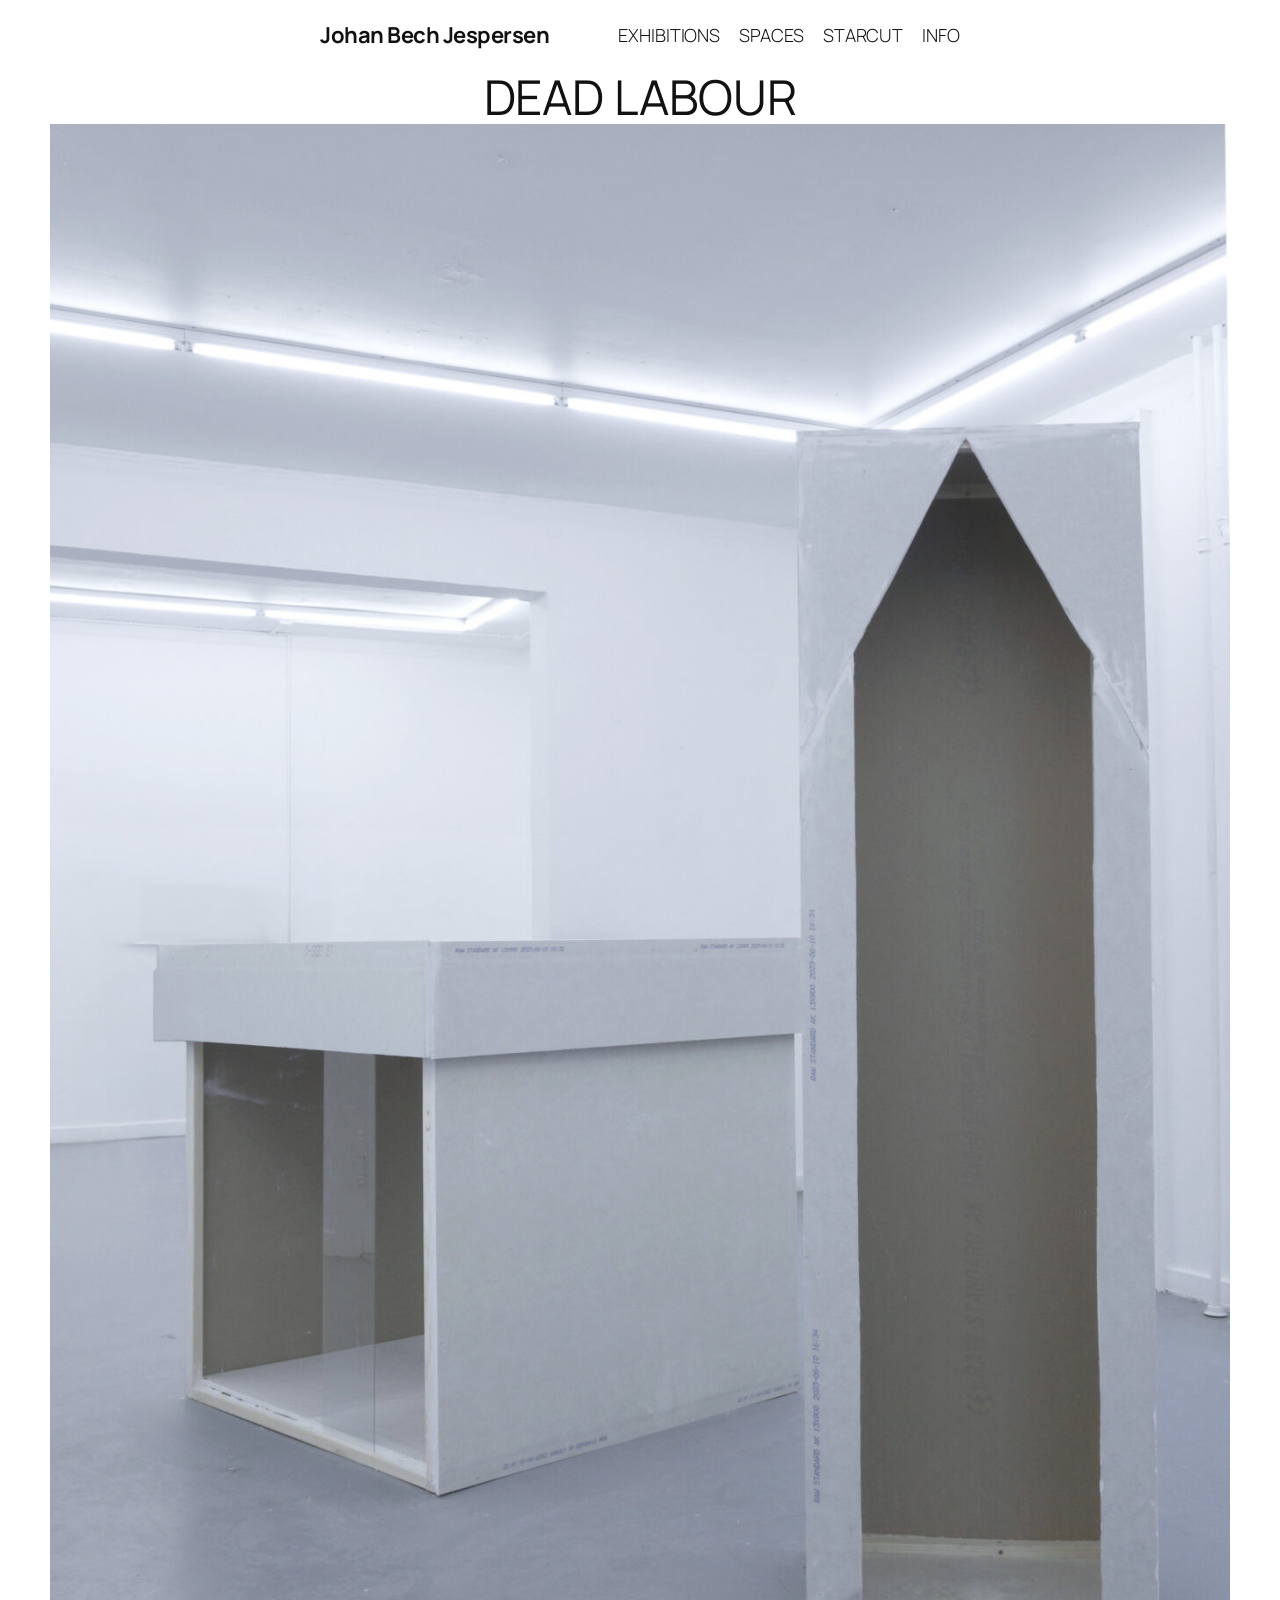
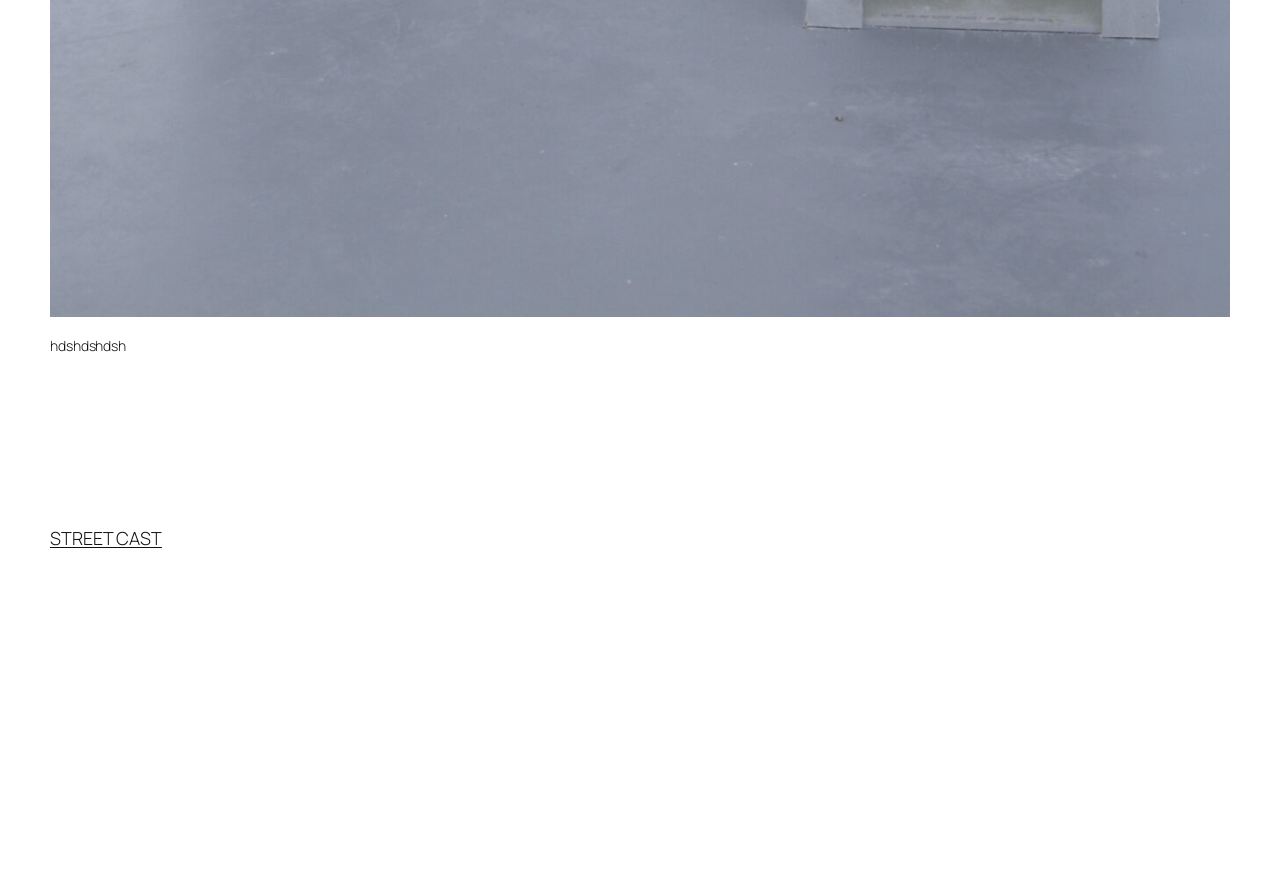
<file: dead-labour/index.html>
<!DOCTYPE html>
<html lang="en-US">
<head>
	<meta charset="UTF-8">
	<meta name="viewport" content="width=device-width, initial-scale=1">
<meta name="robots" content="max-image-preview:large">
	<style>img:is([sizes="auto" i], [sizes^="auto," i]) { contain-intrinsic-size: 3000px 1500px }</style>
	<title>DEAD LABOUR &ndash; Johan Bech Jespersen</title>
<link rel="alternate" type="application/rss+xml" title="Johan Bech Jespersen &raquo; Feed" href="http://johnny4sunny.github.io/feed/">
<link rel="alternate" type="application/rss+xml" title="Johan Bech Jespersen &raquo; Comments Feed" href="http://johnny4sunny.github.io/comments/feed/">
<link rel="alternate" type="application/rss+xml" title="Johan Bech Jespersen &raquo; DEAD LABOUR Comments Feed" href="http://johnny4sunny.github.io/dead-labour/feed/">
<script>
window._wpemojiSettings = {"baseUrl":"https:\/\/s.w.org\/images\/core\/emoji\/15.1.0\/72x72\/","ext":".png","svgUrl":"https:\/\/s.w.org\/images\/core\/emoji\/15.1.0\/svg\/","svgExt":".svg","source":{"concatemoji":"http:\/\/johnny4sunny.github.io\/wp-includes\/js\/wp-emoji-release.min.js?ver=6.8.1"}};
/*! This file is auto-generated */
!function(i,n){var o,s,e;function c(e){try{var t={supportTests:e,timestamp:(new Date).valueOf()};sessionStorage.setItem(o,JSON.stringify(t))}catch(e){}}function p(e,t,n){e.clearRect(0,0,e.canvas.width,e.canvas.height),e.fillText(t,0,0);var t=new Uint32Array(e.getImageData(0,0,e.canvas.width,e.canvas.height).data),r=(e.clearRect(0,0,e.canvas.width,e.canvas.height),e.fillText(n,0,0),new Uint32Array(e.getImageData(0,0,e.canvas.width,e.canvas.height).data));return t.every(function(e,t){return e===r[t]})}function u(e,t,n){switch(t){case"flag":return n(e,"\ud83c\udff3\ufe0f\u200d\u26a7\ufe0f","\ud83c\udff3\ufe0f\u200b\u26a7\ufe0f")?!1:!n(e,"\ud83c\uddfa\ud83c\uddf3","\ud83c\uddfa\u200b\ud83c\uddf3")&&!n(e,"\ud83c\udff4\udb40\udc67\udb40\udc62\udb40\udc65\udb40\udc6e\udb40\udc67\udb40\udc7f","\ud83c\udff4\u200b\udb40\udc67\u200b\udb40\udc62\u200b\udb40\udc65\u200b\udb40\udc6e\u200b\udb40\udc67\u200b\udb40\udc7f");case"emoji":return!n(e,"\ud83d\udc26\u200d\ud83d\udd25","\ud83d\udc26\u200b\ud83d\udd25")}return!1}function f(e,t,n){var r="undefined"!=typeof WorkerGlobalScope&&self instanceof WorkerGlobalScope?new OffscreenCanvas(300,150):i.createElement("canvas"),a=r.getContext("2d",{willReadFrequently:!0}),o=(a.textBaseline="top",a.font="600 32px Arial",{});return e.forEach(function(e){o[e]=t(a,e,n)}),o}function t(e){var t=i.createElement("script");t.src=e,t.defer=!0,i.head.appendChild(t)}"undefined"!=typeof Promise&&(o="wpEmojiSettingsSupports",s=["flag","emoji"],n.supports={everything:!0,everythingExceptFlag:!0},e=new Promise(function(e){i.addEventListener("DOMContentLoaded",e,{once:!0})}),new Promise(function(t){var n=function(){try{var e=JSON.parse(sessionStorage.getItem(o));if("object"==typeof e&&"number"==typeof e.timestamp&&(new Date).valueOf()<e.timestamp+604800&&"object"==typeof e.supportTests)return e.supportTests}catch(e){}return null}();if(!n){if("undefined"!=typeof Worker&&"undefined"!=typeof OffscreenCanvas&&"undefined"!=typeof URL&&URL.createObjectURL&&"undefined"!=typeof Blob)try{var e="postMessage("+f.toString()+"("+[JSON.stringify(s),u.toString(),p.toString()].join(",")+"));",r=new Blob([e],{type:"text/javascript"}),a=new Worker(URL.createObjectURL(r),{name:"wpTestEmojiSupports"});return void(a.onmessage=function(e){c(n=e.data),a.terminate(),t(n)})}catch(e){}c(n=f(s,u,p))}t(n)}).then(function(e){for(var t in e)n.supports[t]=e[t],n.supports.everything=n.supports.everything&&n.supports[t],"flag"!==t&&(n.supports.everythingExceptFlag=n.supports.everythingExceptFlag&&n.supports[t]);n.supports.everythingExceptFlag=n.supports.everythingExceptFlag&&!n.supports.flag,n.DOMReady=!1,n.readyCallback=function(){n.DOMReady=!0}}).then(function(){return e}).then(function(){var e;n.supports.everything||(n.readyCallback(),(e=n.source||{}).concatemoji?t(e.concatemoji):e.wpemoji&&e.twemoji&&(t(e.twemoji),t(e.wpemoji)))}))}((window,document),window._wpemojiSettings);
</script>
<style id="wp-block-site-title-inline-css">
.wp-block-site-title{box-sizing:border-box}.wp-block-site-title :where(a){color:inherit;font-family:inherit;font-size:inherit;font-style:inherit;font-weight:inherit;letter-spacing:inherit;line-height:inherit;text-decoration:inherit}
</style>
<style id="wp-block-navigation-link-inline-css">
.wp-block-navigation .wp-block-navigation-item__label{overflow-wrap:break-word}.wp-block-navigation .wp-block-navigation-item__description{display:none}.link-ui-tools{border-top:1px solid #f0f0f0;padding:8px}.link-ui-block-inserter{padding-top:8px}.link-ui-block-inserter__back{margin-left:8px;text-transform:uppercase}
</style>
<link rel="stylesheet" id="wp-block-navigation-css" href="http://johnny4sunny.github.io/wp-includes/blocks/navigation/style.min.css?ver=6.8.1" media="all">
<style id="wp-block-group-inline-css">
.wp-block-group{box-sizing:border-box}:where(.wp-block-group.wp-block-group-is-layout-constrained){position:relative}
</style>
<style id="wp-block-post-title-inline-css">
.wp-block-post-title{box-sizing:border-box;word-break:break-word}.wp-block-post-title :where(a){display:inline-block;font-family:inherit;font-size:inherit;font-style:inherit;font-weight:inherit;letter-spacing:inherit;line-height:inherit;text-decoration:inherit}
</style>
<style id="wp-block-post-featured-image-inline-css">
.wp-block-post-featured-image{margin-left:0;margin-right:0}.wp-block-post-featured-image a{display:block;height:100%}.wp-block-post-featured-image :where(img){box-sizing:border-box;height:auto;max-width:100%;vertical-align:bottom;width:100%}.wp-block-post-featured-image.alignfull img,.wp-block-post-featured-image.alignwide img{width:100%}.wp-block-post-featured-image .wp-block-post-featured-image__overlay.has-background-dim{background-color:#000;inset:0;position:absolute}.wp-block-post-featured-image{position:relative}.wp-block-post-featured-image .wp-block-post-featured-image__overlay.has-background-gradient{background-color:initial}.wp-block-post-featured-image .wp-block-post-featured-image__overlay.has-background-dim-0{opacity:0}.wp-block-post-featured-image .wp-block-post-featured-image__overlay.has-background-dim-10{opacity:.1}.wp-block-post-featured-image .wp-block-post-featured-image__overlay.has-background-dim-20{opacity:.2}.wp-block-post-featured-image .wp-block-post-featured-image__overlay.has-background-dim-30{opacity:.3}.wp-block-post-featured-image .wp-block-post-featured-image__overlay.has-background-dim-40{opacity:.4}.wp-block-post-featured-image .wp-block-post-featured-image__overlay.has-background-dim-50{opacity:.5}.wp-block-post-featured-image .wp-block-post-featured-image__overlay.has-background-dim-60{opacity:.6}.wp-block-post-featured-image .wp-block-post-featured-image__overlay.has-background-dim-70{opacity:.7}.wp-block-post-featured-image .wp-block-post-featured-image__overlay.has-background-dim-80{opacity:.8}.wp-block-post-featured-image .wp-block-post-featured-image__overlay.has-background-dim-90{opacity:.9}.wp-block-post-featured-image .wp-block-post-featured-image__overlay.has-background-dim-100{opacity:1}.wp-block-post-featured-image:where(.alignleft,.alignright){width:100%}
</style>
<style id="wp-block-post-terms-inline-css">
.wp-block-post-terms{box-sizing:border-box}.wp-block-post-terms .wp-block-post-terms__separator{white-space:pre-wrap}
</style>
<style id="wp-block-image-inline-css">
.wp-block-image>a,.wp-block-image>figure>a{display:inline-block}.wp-block-image img{box-sizing:border-box;height:auto;max-width:100%;vertical-align:bottom}@media not (prefers-reduced-motion){.wp-block-image img.hide{visibility:hidden}.wp-block-image img.show{animation:show-content-image .4s}}.wp-block-image[style*=border-radius] img,.wp-block-image[style*=border-radius]>a{border-radius:inherit}.wp-block-image.has-custom-border img{box-sizing:border-box}.wp-block-image.aligncenter{text-align:center}.wp-block-image.alignfull>a,.wp-block-image.alignwide>a{width:100%}.wp-block-image.alignfull img,.wp-block-image.alignwide img{height:auto;width:100%}.wp-block-image .aligncenter,.wp-block-image .alignleft,.wp-block-image .alignright,.wp-block-image.aligncenter,.wp-block-image.alignleft,.wp-block-image.alignright{display:table}.wp-block-image .aligncenter>figcaption,.wp-block-image .alignleft>figcaption,.wp-block-image .alignright>figcaption,.wp-block-image.aligncenter>figcaption,.wp-block-image.alignleft>figcaption,.wp-block-image.alignright>figcaption{caption-side:bottom;display:table-caption}.wp-block-image .alignleft{float:left;margin:.5em 1em .5em 0}.wp-block-image .alignright{float:right;margin:.5em 0 .5em 1em}.wp-block-image .aligncenter{margin-left:auto;margin-right:auto}.wp-block-image :where(figcaption){margin-bottom:1em;margin-top:.5em}.wp-block-image.is-style-circle-mask img{border-radius:9999px}@supports ((-webkit-mask-image:none) or (mask-image:none)) or (-webkit-mask-image:none){.wp-block-image.is-style-circle-mask img{border-radius:0;-webkit-mask-image:url('data:image/svg+xml;utf8,<svg viewBox="0 0 100 100" xmlns="http://www.w3.org/2000/svg"><circle cx="50" cy="50" r="50"/>');mask-image:url('data:image/svg+xml;utf8,<svg viewBox="0 0 100 100" xmlns="http://www.w3.org/2000/svg"><circle cx="50" cy="50" r="50"/>');mask-mode:alpha;-webkit-mask-position:center;mask-position:center;-webkit-mask-repeat:no-repeat;mask-repeat:no-repeat;-webkit-mask-size:contain;mask-size:contain}}:root :where(.wp-block-image.is-style-rounded img,.wp-block-image .is-style-rounded img){border-radius:9999px}.wp-block-image figure{margin:0}.wp-lightbox-container{display:flex;flex-direction:column;position:relative}.wp-lightbox-container img{cursor:zoom-in}.wp-lightbox-container img:hover+button{opacity:1}.wp-lightbox-container button{align-items:center;-webkit-backdrop-filter:blur(16px) saturate(180%);backdrop-filter:blur(16px) saturate(180%);background-color:#5a5a5a40;border:none;border-radius:4px;cursor:zoom-in;display:flex;height:20px;justify-content:center;opacity:0;padding:0;position:absolute;right:16px;text-align:center;top:16px;width:20px;z-index:100}@media not (prefers-reduced-motion){.wp-lightbox-container button{transition:opacity .2s ease}}.wp-lightbox-container button:focus-visible{outline:3px auto #5a5a5a40;outline:3px auto -webkit-focus-ring-color;outline-offset:3px}.wp-lightbox-container button:hover{cursor:pointer;opacity:1}.wp-lightbox-container button:focus{opacity:1}.wp-lightbox-container button:focus,.wp-lightbox-container button:hover,.wp-lightbox-container button:not(:hover):not(:active):not(.has-background){background-color:#5a5a5a40;border:none}.wp-lightbox-overlay{box-sizing:border-box;cursor:zoom-out;height:100vh;left:0;overflow:hidden;position:fixed;top:0;visibility:hidden;width:100%;z-index:100000}.wp-lightbox-overlay .close-button{align-items:center;cursor:pointer;display:flex;justify-content:center;min-height:40px;min-width:40px;padding:0;position:absolute;right:calc(env(safe-area-inset-right) + 16px);top:calc(env(safe-area-inset-top) + 16px);z-index:5000000}.wp-lightbox-overlay .close-button:focus,.wp-lightbox-overlay .close-button:hover,.wp-lightbox-overlay .close-button:not(:hover):not(:active):not(.has-background){background:none;border:none}.wp-lightbox-overlay .lightbox-image-container{height:var(--wp--lightbox-container-height);left:50%;overflow:hidden;position:absolute;top:50%;transform:translate(-50%,-50%);transform-origin:top left;width:var(--wp--lightbox-container-width);z-index:9999999999}.wp-lightbox-overlay .wp-block-image{align-items:center;box-sizing:border-box;display:flex;height:100%;justify-content:center;margin:0;position:relative;transform-origin:0 0;width:100%;z-index:3000000}.wp-lightbox-overlay .wp-block-image img{height:var(--wp--lightbox-image-height);min-height:var(--wp--lightbox-image-height);min-width:var(--wp--lightbox-image-width);width:var(--wp--lightbox-image-width)}.wp-lightbox-overlay .wp-block-image figcaption{display:none}.wp-lightbox-overlay button{background:none;border:none}.wp-lightbox-overlay .scrim{background-color:#fff;height:100%;opacity:.9;position:absolute;width:100%;z-index:2000000}.wp-lightbox-overlay.active{visibility:visible}@media not (prefers-reduced-motion){.wp-lightbox-overlay.active{animation:turn-on-visibility .25s both}.wp-lightbox-overlay.active img{animation:turn-on-visibility .35s both}.wp-lightbox-overlay.show-closing-animation:not(.active){animation:turn-off-visibility .35s both}.wp-lightbox-overlay.show-closing-animation:not(.active) img{animation:turn-off-visibility .25s both}.wp-lightbox-overlay.zoom.active{animation:none;opacity:1;visibility:visible}.wp-lightbox-overlay.zoom.active .lightbox-image-container{animation:lightbox-zoom-in .4s}.wp-lightbox-overlay.zoom.active .lightbox-image-container img{animation:none}.wp-lightbox-overlay.zoom.active .scrim{animation:turn-on-visibility .4s forwards}.wp-lightbox-overlay.zoom.show-closing-animation:not(.active){animation:none}.wp-lightbox-overlay.zoom.show-closing-animation:not(.active) .lightbox-image-container{animation:lightbox-zoom-out .4s}.wp-lightbox-overlay.zoom.show-closing-animation:not(.active) .lightbox-image-container img{animation:none}.wp-lightbox-overlay.zoom.show-closing-animation:not(.active) .scrim{animation:turn-off-visibility .4s forwards}}@keyframes show-content-image{0%{visibility:hidden}99%{visibility:hidden}to{visibility:visible}}@keyframes turn-on-visibility{0%{opacity:0}to{opacity:1}}@keyframes turn-off-visibility{0%{opacity:1;visibility:visible}99%{opacity:0;visibility:visible}to{opacity:0;visibility:hidden}}@keyframes lightbox-zoom-in{0%{transform:translate(calc((-100vw + var(--wp--lightbox-scrollbar-width))/2 + var(--wp--lightbox-initial-left-position)),calc(-50vh + var(--wp--lightbox-initial-top-position))) scale(var(--wp--lightbox-scale))}to{transform:translate(-50%,-50%) scale(1)}}@keyframes lightbox-zoom-out{0%{transform:translate(-50%,-50%) scale(1);visibility:visible}99%{visibility:visible}to{transform:translate(calc((-100vw + var(--wp--lightbox-scrollbar-width))/2 + var(--wp--lightbox-initial-left-position)),calc(-50vh + var(--wp--lightbox-initial-top-position))) scale(var(--wp--lightbox-scale));visibility:hidden}}
</style>
<style id="wp-block-paragraph-inline-css">
.is-small-text{font-size:.875em}.is-regular-text{font-size:1em}.is-large-text{font-size:2.25em}.is-larger-text{font-size:3em}.has-drop-cap:not(:focus):first-letter{float:left;font-size:8.4em;font-style:normal;font-weight:100;line-height:.68;margin:.05em .1em 0 0;text-transform:uppercase}body.rtl .has-drop-cap:not(:focus):first-letter{float:none;margin-left:.1em}p.has-drop-cap.has-background{overflow:hidden}:root :where(p.has-background){padding:1.25em 2.375em}:where(p.has-text-color:not(.has-link-color)) a{color:inherit}p.has-text-align-left[style*="writing-mode:vertical-lr"],p.has-text-align-right[style*="writing-mode:vertical-rl"]{rotate:180deg}
</style>
<style id="wp-block-post-content-inline-css">
.wp-block-post-content{display:flow-root}
</style>
<style id="wp-block-post-navigation-link-inline-css">
.wp-block-post-navigation-link .wp-block-post-navigation-link__arrow-previous{display:inline-block;margin-right:1ch}.wp-block-post-navigation-link .wp-block-post-navigation-link__arrow-previous:not(.is-arrow-chevron){transform:scaleX(1)}.wp-block-post-navigation-link .wp-block-post-navigation-link__arrow-next{display:inline-block;margin-left:1ch}.wp-block-post-navigation-link .wp-block-post-navigation-link__arrow-next:not(.is-arrow-chevron){transform:scaleX(1)}.wp-block-post-navigation-link.has-text-align-left[style*="writing-mode: vertical-lr"],.wp-block-post-navigation-link.has-text-align-right[style*="writing-mode: vertical-rl"]{rotate:180deg}
</style>
<style id="wp-block-site-tagline-inline-css">
.wp-block-site-tagline{box-sizing:border-box}
</style>
<style id="wp-block-spacer-inline-css">
.wp-block-spacer{clear:both}
</style>
<style id="wp-block-columns-inline-css">
.wp-block-columns{align-items:normal!important;box-sizing:border-box;display:flex;flex-wrap:wrap!important}@media (min-width:782px){.wp-block-columns{flex-wrap:nowrap!important}}.wp-block-columns.are-vertically-aligned-top{align-items:flex-start}.wp-block-columns.are-vertically-aligned-center{align-items:center}.wp-block-columns.are-vertically-aligned-bottom{align-items:flex-end}@media (max-width:781px){.wp-block-columns:not(.is-not-stacked-on-mobile)>.wp-block-column{flex-basis:100%!important}}@media (min-width:782px){.wp-block-columns:not(.is-not-stacked-on-mobile)>.wp-block-column{flex-basis:0;flex-grow:1}.wp-block-columns:not(.is-not-stacked-on-mobile)>.wp-block-column[style*=flex-basis]{flex-grow:0}}.wp-block-columns.is-not-stacked-on-mobile{flex-wrap:nowrap!important}.wp-block-columns.is-not-stacked-on-mobile>.wp-block-column{flex-basis:0;flex-grow:1}.wp-block-columns.is-not-stacked-on-mobile>.wp-block-column[style*=flex-basis]{flex-grow:0}:where(.wp-block-columns){margin-bottom:1.75em}:where(.wp-block-columns.has-background){padding:1.25em 2.375em}.wp-block-column{flex-grow:1;min-width:0;overflow-wrap:break-word;word-break:break-word}.wp-block-column.is-vertically-aligned-top{align-self:flex-start}.wp-block-column.is-vertically-aligned-center{align-self:center}.wp-block-column.is-vertically-aligned-bottom{align-self:flex-end}.wp-block-column.is-vertically-aligned-stretch{align-self:stretch}.wp-block-column.is-vertically-aligned-bottom,.wp-block-column.is-vertically-aligned-center,.wp-block-column.is-vertically-aligned-top{width:100%}
</style>
<style id="wp-block-library-inline-css">
:root{--wp-admin-theme-color:#007cba;--wp-admin-theme-color--rgb:0,124,186;--wp-admin-theme-color-darker-10:#006ba1;--wp-admin-theme-color-darker-10--rgb:0,107,161;--wp-admin-theme-color-darker-20:#005a87;--wp-admin-theme-color-darker-20--rgb:0,90,135;--wp-admin-border-width-focus:2px;--wp-block-synced-color:#7a00df;--wp-block-synced-color--rgb:122,0,223;--wp-bound-block-color:var(--wp-block-synced-color)}@media (min-resolution:192dpi){:root{--wp-admin-border-width-focus:1.5px}}.wp-element-button{cursor:pointer}:root{--wp--preset--font-size--normal:16px;--wp--preset--font-size--huge:42px}:root .has-very-light-gray-background-color{background-color:#eee}:root .has-very-dark-gray-background-color{background-color:#313131}:root .has-very-light-gray-color{color:#eee}:root .has-very-dark-gray-color{color:#313131}:root .has-vivid-green-cyan-to-vivid-cyan-blue-gradient-background{background:linear-gradient(135deg,#00d084,#0693e3)}:root .has-purple-crush-gradient-background{background:linear-gradient(135deg,#34e2e4,#4721fb 50%,#ab1dfe)}:root .has-hazy-dawn-gradient-background{background:linear-gradient(135deg,#faaca8,#dad0ec)}:root .has-subdued-olive-gradient-background{background:linear-gradient(135deg,#fafae1,#67a671)}:root .has-atomic-cream-gradient-background{background:linear-gradient(135deg,#fdd79a,#004a59)}:root .has-nightshade-gradient-background{background:linear-gradient(135deg,#330968,#31cdcf)}:root .has-midnight-gradient-background{background:linear-gradient(135deg,#020381,#2874fc)}.has-regular-font-size{font-size:1em}.has-larger-font-size{font-size:2.625em}.has-normal-font-size{font-size:var(--wp--preset--font-size--normal)}.has-huge-font-size{font-size:var(--wp--preset--font-size--huge)}.has-text-align-center{text-align:center}.has-text-align-left{text-align:left}.has-text-align-right{text-align:right}#end-resizable-editor-section{display:none}.aligncenter{clear:both}.items-justified-left{justify-content:flex-start}.items-justified-center{justify-content:center}.items-justified-right{justify-content:flex-end}.items-justified-space-between{justify-content:space-between}.screen-reader-text{border:0;clip-path:inset(50%);height:1px;margin:-1px;overflow:hidden;padding:0;position:absolute;width:1px;word-wrap:normal!important}.screen-reader-text:focus{background-color:#ddd;clip-path:none;color:#444;display:block;font-size:1em;height:auto;left:5px;line-height:normal;padding:15px 23px 14px;text-decoration:none;top:5px;width:auto;z-index:100000}html :where(.has-border-color){border-style:solid}html :where([style*=border-top-color]){border-top-style:solid}html :where([style*=border-right-color]){border-right-style:solid}html :where([style*=border-bottom-color]){border-bottom-style:solid}html :where([style*=border-left-color]){border-left-style:solid}html :where([style*=border-width]){border-style:solid}html :where([style*=border-top-width]){border-top-style:solid}html :where([style*=border-right-width]){border-right-style:solid}html :where([style*=border-bottom-width]){border-bottom-style:solid}html :where([style*=border-left-width]){border-left-style:solid}html :where(img[class*=wp-image-]){height:auto;max-width:100%}:where(figure){margin:0 0 1em}html :where(.is-position-sticky){--wp-admin--admin-bar--position-offset:var(--wp-admin--admin-bar--height,0px)}@media screen and (max-width:600px){html :where(.is-position-sticky){--wp-admin--admin-bar--position-offset:0px}}
</style>
<style id="global-styles-inline-css">
:root{--wp--preset--aspect-ratio--square: 1;--wp--preset--aspect-ratio--4-3: 4/3;--wp--preset--aspect-ratio--3-4: 3/4;--wp--preset--aspect-ratio--3-2: 3/2;--wp--preset--aspect-ratio--2-3: 2/3;--wp--preset--aspect-ratio--16-9: 16/9;--wp--preset--aspect-ratio--9-16: 9/16;--wp--preset--color--black: #000000;--wp--preset--color--cyan-bluish-gray: #abb8c3;--wp--preset--color--white: #ffffff;--wp--preset--color--pale-pink: #f78da7;--wp--preset--color--vivid-red: #cf2e2e;--wp--preset--color--luminous-vivid-orange: #ff6900;--wp--preset--color--luminous-vivid-amber: #fcb900;--wp--preset--color--light-green-cyan: #7bdcb5;--wp--preset--color--vivid-green-cyan: #00d084;--wp--preset--color--pale-cyan-blue: #8ed1fc;--wp--preset--color--vivid-cyan-blue: #0693e3;--wp--preset--color--vivid-purple: #9b51e0;--wp--preset--color--base: #FFFFFF;--wp--preset--color--contrast: #111111;--wp--preset--color--accent-1: #FFEE58;--wp--preset--color--accent-2: #F6CFF4;--wp--preset--color--accent-3: #503AA8;--wp--preset--color--accent-4: #686868;--wp--preset--color--accent-5: #FBFAF3;--wp--preset--color--accent-6: color-mix(in srgb, currentColor 20%, transparent);--wp--preset--gradient--vivid-cyan-blue-to-vivid-purple: linear-gradient(135deg,rgba(6,147,227,1) 0%,rgb(155,81,224) 100%);--wp--preset--gradient--light-green-cyan-to-vivid-green-cyan: linear-gradient(135deg,rgb(122,220,180) 0%,rgb(0,208,130) 100%);--wp--preset--gradient--luminous-vivid-amber-to-luminous-vivid-orange: linear-gradient(135deg,rgba(252,185,0,1) 0%,rgba(255,105,0,1) 100%);--wp--preset--gradient--luminous-vivid-orange-to-vivid-red: linear-gradient(135deg,rgba(255,105,0,1) 0%,rgb(207,46,46) 100%);--wp--preset--gradient--very-light-gray-to-cyan-bluish-gray: linear-gradient(135deg,rgb(238,238,238) 0%,rgb(169,184,195) 100%);--wp--preset--gradient--cool-to-warm-spectrum: linear-gradient(135deg,rgb(74,234,220) 0%,rgb(151,120,209) 20%,rgb(207,42,186) 40%,rgb(238,44,130) 60%,rgb(251,105,98) 80%,rgb(254,248,76) 100%);--wp--preset--gradient--blush-light-purple: linear-gradient(135deg,rgb(255,206,236) 0%,rgb(152,150,240) 100%);--wp--preset--gradient--blush-bordeaux: linear-gradient(135deg,rgb(254,205,165) 0%,rgb(254,45,45) 50%,rgb(107,0,62) 100%);--wp--preset--gradient--luminous-dusk: linear-gradient(135deg,rgb(255,203,112) 0%,rgb(199,81,192) 50%,rgb(65,88,208) 100%);--wp--preset--gradient--pale-ocean: linear-gradient(135deg,rgb(255,245,203) 0%,rgb(182,227,212) 50%,rgb(51,167,181) 100%);--wp--preset--gradient--electric-grass: linear-gradient(135deg,rgb(202,248,128) 0%,rgb(113,206,126) 100%);--wp--preset--gradient--midnight: linear-gradient(135deg,rgb(2,3,129) 0%,rgb(40,116,252) 100%);--wp--preset--font-size--small: 0.875rem;--wp--preset--font-size--medium: clamp(1rem, 1rem + ((1vw - 0.2rem) * 0.625), 1.125rem);--wp--preset--font-size--large: clamp(1.125rem, 1.125rem + ((1vw - 0.2rem) * 1.25), 1.375rem);--wp--preset--font-size--x-large: clamp(1.75rem, 1.75rem + ((1vw - 0.2rem) * 1.25), 2rem);--wp--preset--font-size--xx-large: clamp(2.15rem, 2.15rem + ((1vw - 0.2rem) * 4.25), 3rem);--wp--preset--font-family--manrope: Manrope, sans-serif;--wp--preset--font-family--fira-code: "Fira Code", monospace;--wp--preset--spacing--20: 10px;--wp--preset--spacing--30: 20px;--wp--preset--spacing--40: 30px;--wp--preset--spacing--50: clamp(30px, 5vw, 50px);--wp--preset--spacing--60: clamp(30px, 7vw, 70px);--wp--preset--spacing--70: clamp(50px, 7vw, 90px);--wp--preset--spacing--80: clamp(70px, 10vw, 140px);--wp--preset--shadow--natural: 6px 6px 9px rgba(0, 0, 0, 0.2);--wp--preset--shadow--deep: 12px 12px 50px rgba(0, 0, 0, 0.4);--wp--preset--shadow--sharp: 6px 6px 0px rgba(0, 0, 0, 0.2);--wp--preset--shadow--outlined: 6px 6px 0px -3px rgba(255, 255, 255, 1), 6px 6px rgba(0, 0, 0, 1);--wp--preset--shadow--crisp: 6px 6px 0px rgba(0, 0, 0, 1);}:root { --wp--style--global--content-size: 645px;--wp--style--global--wide-size: 640px; }:where(body) { margin: 0; }.wp-site-blocks { padding-top: var(--wp--style--root--padding-top); padding-bottom: var(--wp--style--root--padding-bottom); }.has-global-padding { padding-right: var(--wp--style--root--padding-right); padding-left: var(--wp--style--root--padding-left); }.has-global-padding > .alignfull { margin-right: calc(var(--wp--style--root--padding-right) * -1); margin-left: calc(var(--wp--style--root--padding-left) * -1); }.has-global-padding :where(:not(.alignfull.is-layout-flow) > .has-global-padding:not(.wp-block-block, .alignfull)) { padding-right: 0; padding-left: 0; }.has-global-padding :where(:not(.alignfull.is-layout-flow) > .has-global-padding:not(.wp-block-block, .alignfull)) > .alignfull { margin-left: 0; margin-right: 0; }.wp-site-blocks > .alignleft { float: left; margin-right: 2em; }.wp-site-blocks > .alignright { float: right; margin-left: 2em; }.wp-site-blocks > .aligncenter { justify-content: center; margin-left: auto; margin-right: auto; }:where(.wp-site-blocks) > * { margin-block-start: 1.2rem; margin-block-end: 0; }:where(.wp-site-blocks) > :first-child { margin-block-start: 0; }:where(.wp-site-blocks) > :last-child { margin-block-end: 0; }:root { --wp--style--block-gap: 1.2rem; }:root :where(.is-layout-flow) > :first-child{margin-block-start: 0;}:root :where(.is-layout-flow) > :last-child{margin-block-end: 0;}:root :where(.is-layout-flow) > *{margin-block-start: 1.2rem;margin-block-end: 0;}:root :where(.is-layout-constrained) > :first-child{margin-block-start: 0;}:root :where(.is-layout-constrained) > :last-child{margin-block-end: 0;}:root :where(.is-layout-constrained) > *{margin-block-start: 1.2rem;margin-block-end: 0;}:root :where(.is-layout-flex){gap: 1.2rem;}:root :where(.is-layout-grid){gap: 1.2rem;}.is-layout-flow > .alignleft{float: left;margin-inline-start: 0;margin-inline-end: 2em;}.is-layout-flow > .alignright{float: right;margin-inline-start: 2em;margin-inline-end: 0;}.is-layout-flow > .aligncenter{margin-left: auto !important;margin-right: auto !important;}.is-layout-constrained > .alignleft{float: left;margin-inline-start: 0;margin-inline-end: 2em;}.is-layout-constrained > .alignright{float: right;margin-inline-start: 2em;margin-inline-end: 0;}.is-layout-constrained > .aligncenter{margin-left: auto !important;margin-right: auto !important;}.is-layout-constrained > :where(:not(.alignleft):not(.alignright):not(.alignfull)){max-width: var(--wp--style--global--content-size);margin-left: auto !important;margin-right: auto !important;}.is-layout-constrained > .alignwide{max-width: var(--wp--style--global--wide-size);}body .is-layout-flex{display: flex;}.is-layout-flex{flex-wrap: wrap;align-items: center;}.is-layout-flex > :is(*, div){margin: 0;}body .is-layout-grid{display: grid;}.is-layout-grid > :is(*, div){margin: 0;}body{background-color: var(--wp--preset--color--base);color: var(--wp--preset--color--contrast);font-family: var(--wp--preset--font-family--manrope);font-size: var(--wp--preset--font-size--large);font-weight: 300;letter-spacing: -0.1px;line-height: 1.4;--wp--style--root--padding-top: 0px;--wp--style--root--padding-right: var(--wp--preset--spacing--50);--wp--style--root--padding-bottom: 0px;--wp--style--root--padding-left: var(--wp--preset--spacing--50);}a:where(:not(.wp-element-button)){color: currentColor;text-decoration: underline;}:root :where(a:where(:not(.wp-element-button)):hover){text-decoration: none;}h1, h2, h3, h4, h5, h6{font-weight: 400;letter-spacing: -0.1px;line-height: 1.125;}h1{font-size: var(--wp--preset--font-size--xx-large);}h2{font-size: var(--wp--preset--font-size--x-large);}h3{font-size: var(--wp--preset--font-size--large);}h4{font-size: var(--wp--preset--font-size--medium);}h5{font-size: var(--wp--preset--font-size--small);letter-spacing: 0.5px;}h6{font-size: var(--wp--preset--font-size--small);font-weight: 700;letter-spacing: 1.4px;text-transform: uppercase;}:root :where(.wp-element-button, .wp-block-button__link){background-color: var(--wp--preset--color--contrast);border-width: 0;color: var(--wp--preset--color--base);font-family: inherit;font-size: var(--wp--preset--font-size--medium);line-height: inherit;padding-top: 1rem;padding-right: 2.25rem;padding-bottom: 1rem;padding-left: 2.25rem;text-decoration: none;}:root :where(.wp-element-button:hover, .wp-block-button__link:hover){background-color: color-mix(in srgb, var(--wp--preset--color--contrast) 85%, transparent);border-color: transparent;color: var(--wp--preset--color--base);}:root :where(.wp-element-button:focus, .wp-block-button__link:focus){outline-color: var(--wp--preset--color--accent-4);outline-offset: 2px;}:root :where(.wp-element-caption, .wp-block-audio figcaption, .wp-block-embed figcaption, .wp-block-gallery figcaption, .wp-block-image figcaption, .wp-block-table figcaption, .wp-block-video figcaption){font-size: var(--wp--preset--font-size--small);line-height: 1.4;}.has-black-color{color: var(--wp--preset--color--black) !important;}.has-cyan-bluish-gray-color{color: var(--wp--preset--color--cyan-bluish-gray) !important;}.has-white-color{color: var(--wp--preset--color--white) !important;}.has-pale-pink-color{color: var(--wp--preset--color--pale-pink) !important;}.has-vivid-red-color{color: var(--wp--preset--color--vivid-red) !important;}.has-luminous-vivid-orange-color{color: var(--wp--preset--color--luminous-vivid-orange) !important;}.has-luminous-vivid-amber-color{color: var(--wp--preset--color--luminous-vivid-amber) !important;}.has-light-green-cyan-color{color: var(--wp--preset--color--light-green-cyan) !important;}.has-vivid-green-cyan-color{color: var(--wp--preset--color--vivid-green-cyan) !important;}.has-pale-cyan-blue-color{color: var(--wp--preset--color--pale-cyan-blue) !important;}.has-vivid-cyan-blue-color{color: var(--wp--preset--color--vivid-cyan-blue) !important;}.has-vivid-purple-color{color: var(--wp--preset--color--vivid-purple) !important;}.has-base-color{color: var(--wp--preset--color--base) !important;}.has-contrast-color{color: var(--wp--preset--color--contrast) !important;}.has-accent-1-color{color: var(--wp--preset--color--accent-1) !important;}.has-accent-2-color{color: var(--wp--preset--color--accent-2) !important;}.has-accent-3-color{color: var(--wp--preset--color--accent-3) !important;}.has-accent-4-color{color: var(--wp--preset--color--accent-4) !important;}.has-accent-5-color{color: var(--wp--preset--color--accent-5) !important;}.has-accent-6-color{color: var(--wp--preset--color--accent-6) !important;}.has-black-background-color{background-color: var(--wp--preset--color--black) !important;}.has-cyan-bluish-gray-background-color{background-color: var(--wp--preset--color--cyan-bluish-gray) !important;}.has-white-background-color{background-color: var(--wp--preset--color--white) !important;}.has-pale-pink-background-color{background-color: var(--wp--preset--color--pale-pink) !important;}.has-vivid-red-background-color{background-color: var(--wp--preset--color--vivid-red) !important;}.has-luminous-vivid-orange-background-color{background-color: var(--wp--preset--color--luminous-vivid-orange) !important;}.has-luminous-vivid-amber-background-color{background-color: var(--wp--preset--color--luminous-vivid-amber) !important;}.has-light-green-cyan-background-color{background-color: var(--wp--preset--color--light-green-cyan) !important;}.has-vivid-green-cyan-background-color{background-color: var(--wp--preset--color--vivid-green-cyan) !important;}.has-pale-cyan-blue-background-color{background-color: var(--wp--preset--color--pale-cyan-blue) !important;}.has-vivid-cyan-blue-background-color{background-color: var(--wp--preset--color--vivid-cyan-blue) !important;}.has-vivid-purple-background-color{background-color: var(--wp--preset--color--vivid-purple) !important;}.has-base-background-color{background-color: var(--wp--preset--color--base) !important;}.has-contrast-background-color{background-color: var(--wp--preset--color--contrast) !important;}.has-accent-1-background-color{background-color: var(--wp--preset--color--accent-1) !important;}.has-accent-2-background-color{background-color: var(--wp--preset--color--accent-2) !important;}.has-accent-3-background-color{background-color: var(--wp--preset--color--accent-3) !important;}.has-accent-4-background-color{background-color: var(--wp--preset--color--accent-4) !important;}.has-accent-5-background-color{background-color: var(--wp--preset--color--accent-5) !important;}.has-accent-6-background-color{background-color: var(--wp--preset--color--accent-6) !important;}.has-black-border-color{border-color: var(--wp--preset--color--black) !important;}.has-cyan-bluish-gray-border-color{border-color: var(--wp--preset--color--cyan-bluish-gray) !important;}.has-white-border-color{border-color: var(--wp--preset--color--white) !important;}.has-pale-pink-border-color{border-color: var(--wp--preset--color--pale-pink) !important;}.has-vivid-red-border-color{border-color: var(--wp--preset--color--vivid-red) !important;}.has-luminous-vivid-orange-border-color{border-color: var(--wp--preset--color--luminous-vivid-orange) !important;}.has-luminous-vivid-amber-border-color{border-color: var(--wp--preset--color--luminous-vivid-amber) !important;}.has-light-green-cyan-border-color{border-color: var(--wp--preset--color--light-green-cyan) !important;}.has-vivid-green-cyan-border-color{border-color: var(--wp--preset--color--vivid-green-cyan) !important;}.has-pale-cyan-blue-border-color{border-color: var(--wp--preset--color--pale-cyan-blue) !important;}.has-vivid-cyan-blue-border-color{border-color: var(--wp--preset--color--vivid-cyan-blue) !important;}.has-vivid-purple-border-color{border-color: var(--wp--preset--color--vivid-purple) !important;}.has-base-border-color{border-color: var(--wp--preset--color--base) !important;}.has-contrast-border-color{border-color: var(--wp--preset--color--contrast) !important;}.has-accent-1-border-color{border-color: var(--wp--preset--color--accent-1) !important;}.has-accent-2-border-color{border-color: var(--wp--preset--color--accent-2) !important;}.has-accent-3-border-color{border-color: var(--wp--preset--color--accent-3) !important;}.has-accent-4-border-color{border-color: var(--wp--preset--color--accent-4) !important;}.has-accent-5-border-color{border-color: var(--wp--preset--color--accent-5) !important;}.has-accent-6-border-color{border-color: var(--wp--preset--color--accent-6) !important;}.has-vivid-cyan-blue-to-vivid-purple-gradient-background{background: var(--wp--preset--gradient--vivid-cyan-blue-to-vivid-purple) !important;}.has-light-green-cyan-to-vivid-green-cyan-gradient-background{background: var(--wp--preset--gradient--light-green-cyan-to-vivid-green-cyan) !important;}.has-luminous-vivid-amber-to-luminous-vivid-orange-gradient-background{background: var(--wp--preset--gradient--luminous-vivid-amber-to-luminous-vivid-orange) !important;}.has-luminous-vivid-orange-to-vivid-red-gradient-background{background: var(--wp--preset--gradient--luminous-vivid-orange-to-vivid-red) !important;}.has-very-light-gray-to-cyan-bluish-gray-gradient-background{background: var(--wp--preset--gradient--very-light-gray-to-cyan-bluish-gray) !important;}.has-cool-to-warm-spectrum-gradient-background{background: var(--wp--preset--gradient--cool-to-warm-spectrum) !important;}.has-blush-light-purple-gradient-background{background: var(--wp--preset--gradient--blush-light-purple) !important;}.has-blush-bordeaux-gradient-background{background: var(--wp--preset--gradient--blush-bordeaux) !important;}.has-luminous-dusk-gradient-background{background: var(--wp--preset--gradient--luminous-dusk) !important;}.has-pale-ocean-gradient-background{background: var(--wp--preset--gradient--pale-ocean) !important;}.has-electric-grass-gradient-background{background: var(--wp--preset--gradient--electric-grass) !important;}.has-midnight-gradient-background{background: var(--wp--preset--gradient--midnight) !important;}.has-small-font-size{font-size: var(--wp--preset--font-size--small) !important;}.has-medium-font-size{font-size: var(--wp--preset--font-size--medium) !important;}.has-large-font-size{font-size: var(--wp--preset--font-size--large) !important;}.has-x-large-font-size{font-size: var(--wp--preset--font-size--x-large) !important;}.has-xx-large-font-size{font-size: var(--wp--preset--font-size--xx-large) !important;}.has-manrope-font-family{font-family: var(--wp--preset--font-family--manrope) !important;}.has-fira-code-font-family{font-family: var(--wp--preset--font-family--fira-code) !important;}/* Remove entry content from home page */
.home .entry-content {
  display: none;
}

.single .wp-block-post-featured-image {
  display: none;
}

.it-display-none {
display: none!important;
}

.page-template main .entry-content {
  align-content: center;
}

header + ul {
  justify-content: center;
  margin-left: auto;
  margin-right: auto;
  display: flex;
  width: 100%;
  justify-content: end;
  width: 1340px;
  padding-left: ;
  font-size: 0.8em;
}

header + ul .cat-item {
  padding-left: 22px;
}

.archive header .wp-block-site-title {
  visibility: hidden;
}

.single header .wp-block-site-title, .home header .wp-block-site-title {
  visibility: visible;
}

header {
  position: fixed;
width: 100%;
z-index: 999999;
}

.has-global-padding {
  margin-top: 0 !important;
  padding-bottom: 0 !important;
}

.home .wp-block-post {
  margin-top: 0;
}

.home .wp-block-group {
text-align: center;
  padding-top: 0px !important;
}

.home .post > div {
display: flex;
flex-wrap: nowrap;
flex-direction: column-reverse;
}

.home .post h2 {
max-width: 640px;
width: 100%;
}

.home .post:not(:first-child) h2 {
margin-top: 0; 
}

:root :where(.wp-block-columns-is-layout-flow) > :first-child{margin-block-start: 0;}:root :where(.wp-block-columns-is-layout-flow) > :last-child{margin-block-end: 0;}:root :where(.wp-block-columns-is-layout-flow) > *{margin-block-start: var(--wp--preset--spacing--50);margin-block-end: 0;}:root :where(.wp-block-columns-is-layout-constrained) > :first-child{margin-block-start: 0;}:root :where(.wp-block-columns-is-layout-constrained) > :last-child{margin-block-end: 0;}:root :where(.wp-block-columns-is-layout-constrained) > *{margin-block-start: var(--wp--preset--spacing--50);margin-block-end: 0;}:root :where(.wp-block-columns-is-layout-flex){gap: var(--wp--preset--spacing--50);}:root :where(.wp-block-columns-is-layout-grid){gap: var(--wp--preset--spacing--50);}
:root :where(.wp-block-post-navigation-link){font-size: var(--wp--preset--font-size--medium);}
:root :where(.wp-block-post-terms){font-size: var(--wp--preset--font-size--small);font-weight: 600;}:root :where(.wp-block-post-terms a){white-space: nowrap;}
:root :where(.wp-block-post-title a:where(:not(.wp-element-button))){text-decoration: none;}
:root :where(.wp-block-post-title a:where(:not(.wp-element-button)):hover){text-decoration: underline;}
:root :where(.wp-block-site-tagline){font-size: var(--wp--preset--font-size--medium);}
:root :where(.wp-block-site-title){font-weight: 700;letter-spacing: -.5px;}
:root :where(.wp-block-site-title a:where(:not(.wp-element-button))){text-decoration: none;}
:root :where(.wp-block-site-title a:where(:not(.wp-element-button)):hover){text-decoration: underline;}
:root :where(.wp-block-navigation){font-size: var(--wp--preset--font-size--medium);}
:root :where(.wp-block-navigation a:where(:not(.wp-element-button))){text-decoration: none;}
:root :where(.wp-block-navigation a:where(:not(.wp-element-button)):hover){text-decoration: underline;}
</style>
<style id="block-style-variation-styles-inline-css">
:root :where(.is-style-post-terms-1--2 a:where(:not(.wp-element-button))){border-radius: 20px;border-color: var(--wp--preset--color--accent-6);border-width: 0.8px;border-style: solid;font-weight: 400;line-height: 2.8;padding-top: 5px;padding-right: 10px;padding-bottom: 5px;padding-left: 10px;text-decoration: none;}:root :where(.is-style-post-terms-1--2 a:where(:not(.wp-element-button)):hover){text-decoration: underline;}
</style>
<style id="wp-emoji-styles-inline-css">

	img.wp-smiley, img.emoji {
		display: inline !important;
		border: none !important;
		box-shadow: none !important;
		height: 1em !important;
		width: 1em !important;
		margin: 0 0.07em !important;
		vertical-align: -0.1em !important;
		background: none !important;
		padding: 0 !important;
	}
</style>
<style id="core-block-supports-inline-css">
.wp-container-core-navigation-is-layout-fc306653{justify-content:flex-end;}.wp-container-core-group-is-layout-f4c28e8b{flex-wrap:nowrap;gap:var(--wp--preset--spacing--10);justify-content:flex-end;}.wp-container-core-group-is-layout-8165f36a{flex-wrap:nowrap;justify-content:space-between;}.wp-container-core-group-is-layout-4efaea1e{gap:0.2em;}.wp-container-core-post-content-is-layout-12243e0f > :where(:not(.alignleft):not(.alignright):not(.alignfull)){max-width:100%;margin-left:auto !important;margin-right:auto !important;}.wp-container-core-post-content-is-layout-12243e0f > .alignwide{max-width:100%;}.wp-container-core-post-content-is-layout-12243e0f .alignfull{max-width:none;}.wp-container-core-group-is-layout-797e203c > :where(:not(.alignleft):not(.alignright):not(.alignfull)){max-width:100%;margin-left:auto !important;margin-right:auto !important;}.wp-container-core-group-is-layout-797e203c > .alignwide{max-width:100%;}.wp-container-core-group-is-layout-797e203c .alignfull{max-width:none;}.wp-container-core-group-is-layout-9b36172e{flex-wrap:nowrap;justify-content:space-between;}.wp-container-core-columns-is-layout-28f84493{flex-wrap:nowrap;}.wp-container-core-group-is-layout-e5edad21{justify-content:space-between;align-items:flex-start;}.wp-container-core-group-is-layout-91e87306{gap:var(--wp--preset--spacing--20);justify-content:space-between;}
</style>
<style id="wp-block-template-skip-link-inline-css">

		.skip-link.screen-reader-text {
			border: 0;
			clip-path: inset(50%);
			height: 1px;
			margin: -1px;
			overflow: hidden;
			padding: 0;
			position: absolute !important;
			width: 1px;
			word-wrap: normal !important;
		}

		.skip-link.screen-reader-text:focus {
			background-color: #eee;
			clip-path: none;
			color: #444;
			display: block;
			font-size: 1em;
			height: auto;
			left: 5px;
			line-height: normal;
			padding: 15px 23px 14px;
			text-decoration: none;
			top: 5px;
			width: auto;
			z-index: 100000;
		}
</style>
<link rel="stylesheet" id="twentytwentyfive-style-css" href="http://johnny4sunny.github.io/wp-content/themes/twentytwentyfive/style.css?ver=1.2" media="all">
<link rel="https://api.w.org/" href="http://johnny4sunny.github.io/wp-json/"><link rel="alternate" title="JSON" type="application/json" href="http://johnny4sunny.github.io/wp-json/wp/v2/posts/40"><link rel="EditURI" type="application/rsd+xml" title="RSD" href="http://johnny4sunny.github.io/xmlrpc.php?rsd">
<meta name="generator" content="WordPress 6.8.1">
<link rel="canonical" href="http://johnny4sunny.github.io/dead-labour/">
<link rel="shortlink" href="http://johnny4sunny.github.io/?p=40">
<script type="importmap" id="wp-importmap">
{"imports":{"@wordpress\/interactivity":"http:\/\/johnny4sunny.github.io\/wp-includes\/js\/dist\/script-modules\/interactivity\/index.min.js?ver=55aebb6e0a16726baffb"}}
</script>
<script type="module" src="http://johnny4sunny.github.io/wp-includes/js/dist/script-modules/block-library/navigation/view.min.js?ver=61572d447d60c0aa5240" id="@wordpress/block-library/navigation/view-js-module"></script>
<link rel="modulepreload" href="http://johnny4sunny.github.io/wp-includes/js/dist/script-modules/interactivity/index.min.js?ver=55aebb6e0a16726baffb" id="@wordpress/interactivity-js-modulepreload"><style class="wp-fonts-local">
@font-face{font-family:Manrope;font-style:normal;font-weight:200 800;font-display:fallback;src:url('http://johnny4sunny.github.io/wp-content/themes/twentytwentyfive/assets/fonts/manrope/Manrope-VariableFont_wght.woff2') format('woff2');}
@font-face{font-family:"Fira Code";font-style:normal;font-weight:300 700;font-display:fallback;src:url('http://johnny4sunny.github.io/wp-content/themes/twentytwentyfive/assets/fonts/fira-code/FiraCode-VariableFont_wght.woff2') format('woff2');}
</style>
</head>

<body class="wp-singular post-template-default single single-post postid-40 single-format-standard wp-embed-responsive wp-theme-twentytwentyfive">

<div class="wp-site-blocks"><header class="wp-block-template-part">
<div class="wp-block-group alignfull is-layout-flow wp-block-group-is-layout-flow">
	
	<div class="wp-block-group has-global-padding is-layout-constrained wp-block-group-is-layout-constrained">
		
		<div class="wp-block-group alignwide is-content-justification-space-between is-nowrap is-layout-flex wp-container-core-group-is-layout-8165f36a wp-block-group-is-layout-flex" style="padding-top:var(--wp--preset--spacing--30);padding-bottom:var(--wp--preset--spacing--30)">
			<p class="wp-block-site-title"><a href="http://johnny4sunny.github.io/" target="_self" rel="home">Johan Bech Jespersen</a></p>
			
			<div class="wp-block-group is-content-justification-right is-nowrap is-layout-flex wp-container-core-group-is-layout-f4c28e8b wp-block-group-is-layout-flex">
				<nav class="is-responsive items-justified-right wp-block-navigation is-content-justification-right is-layout-flex wp-container-core-navigation-is-layout-fc306653 wp-block-navigation-is-layout-flex" data-wp-interactive="core/navigation" data-wp-context='{"overlayOpenedBy":{"click":false,"hover":false,"focus":false},"type":"overlay","roleAttribute":"","ariaLabel":"Menu"}'><button aria-haspopup="dialog" aria-label="Open menu" class="wp-block-navigation__responsive-container-open" data-wp-on-async--click="actions.openMenuOnClick" data-wp-on--keydown="actions.handleMenuKeydown"><svg width="24" height="24" xmlns="http://www.w3.org/2000/svg" viewbox="0 0 24 24" aria-hidden="true" focusable="false"><rect x="4" y="7.5" width="16" height="1.5"></rect><rect x="4" y="15" width="16" height="1.5"></rect></svg></button>
				<div class="wp-block-navigation__responsive-container  has-text-color has-contrast-color has-background has-base-background-color" id="modal-1" data-wp-class--has-modal-open="state.isMenuOpen" data-wp-class--is-menu-open="state.isMenuOpen" data-wp-watch="callbacks.initMenu" data-wp-on--keydown="actions.handleMenuKeydown" data-wp-on-async--focusout="actions.handleMenuFocusout" tabindex="-1">
					<div class="wp-block-navigation__responsive-close" tabindex="-1">
						<div class="wp-block-navigation__responsive-dialog" data-wp-bind--aria-modal="state.ariaModal" data-wp-bind--aria-label="state.ariaLabel" data-wp-bind--role="state.roleAttribute">
							<button aria-label="Close menu" class="wp-block-navigation__responsive-container-close" data-wp-on-async--click="actions.closeMenuOnClick"><svg xmlns="http://www.w3.org/2000/svg" viewbox="0 0 24 24" width="24" height="24" aria-hidden="true" focusable="false"><path d="m13.06 12 6.47-6.47-1.06-1.06L12 10.94 5.53 4.47 4.47 5.53 10.94 12l-6.47 6.47 1.06 1.06L12 13.06l6.47 6.47 1.06-1.06L13.06 12Z"></path></svg></button>
							<div class="wp-block-navigation__responsive-container-content" data-wp-watch="callbacks.focusFirstElement" id="modal-1-content">
								<ul class="wp-block-navigation__container is-responsive items-justified-right wp-block-navigation"><li class=" wp-block-navigation-item wp-block-navigation-link"><a class="wp-block-navigation-item__content" href="http://johnny4sunny.github.io/category/exhibitions/"><span class="wp-block-navigation-item__label">EXHIBITIONS</span></a></li><li class=" wp-block-navigation-item wp-block-navigation-link"><a class="wp-block-navigation-item__content" href="http://johnny4sunny.github.io/category/spaces/"><span class="wp-block-navigation-item__label">SPACES</span></a></li><li class=" wp-block-navigation-item wp-block-navigation-link"><a class="wp-block-navigation-item__content" href="http://johnny4sunny.github.io/category/starcut/"><span class="wp-block-navigation-item__label">STARCUT</span></a></li><li class=" wp-block-navigation-item wp-block-navigation-link"><a class="wp-block-navigation-item__content" href="http://johnny4sunny.github.io/info-contact/"><span class="wp-block-navigation-item__label">INFO</span></a></li></ul>
							</div>
						</div>
					</div>
				</div></nav>
			</div>
			
		</div>
		
	</div>
	
</div>


</header>


<main class="wp-block-group has-global-padding is-layout-constrained wp-block-group-is-layout-constrained" style="margin-top:var(--wp--preset--spacing--60)">
<div class="wp-block-group alignfull has-global-padding is-layout-constrained wp-container-core-group-is-layout-797e203c wp-block-group-is-layout-constrained" style="padding-top:var(--wp--preset--spacing--60);padding-bottom:var(--wp--preset--spacing--60)"><h1 class="has-text-align-center alignwide wp-block-post-title">DEAD LABOUR</h1>

<figure style="aspect-ratio:3/2;" class="alignwide wp-block-post-featured-image"><img width="2560" height="1866" src="http://johnny4sunny.github.io/wp-content/uploads/2025/05/DEAD-LABOUR-dokumentation-overwview-kopier-scaled.jpg" class="attachment-post-thumbnail size-post-thumbnail wp-post-image" alt="" style="width:100%;height:100%;object-fit:cover;" decoding="async" fetchpriority="high" srcset="http://johnny4sunny.github.io/wp-content/uploads/2025/05/DEAD-LABOUR-dokumentation-overwview-kopier-scaled.jpg 2560w, http://johnny4sunny.github.io/wp-content/uploads/2025/05/DEAD-LABOUR-dokumentation-overwview-kopier-300x219.jpg 300w, http://johnny4sunny.github.io/wp-content/uploads/2025/05/DEAD-LABOUR-dokumentation-overwview-kopier-1024x747.jpg 1024w, http://johnny4sunny.github.io/wp-content/uploads/2025/05/DEAD-LABOUR-dokumentation-overwview-kopier-768x560.jpg 768w, http://johnny4sunny.github.io/wp-content/uploads/2025/05/DEAD-LABOUR-dokumentation-overwview-kopier-1536x1120.jpg 1536w, http://johnny4sunny.github.io/wp-content/uploads/2025/05/DEAD-LABOUR-dokumentation-overwview-kopier-2048x1493.jpg 2048w" sizes="(max-width: 2560px) 100vw, 2560px"></figure>


<div class="wp-block-group alignwide has-link-color it-display-none has-accent-4-color has-text-color has-small-font-size is-layout-flex wp-container-core-group-is-layout-4efaea1e wp-block-group-is-layout-flex" style="margin-bottom:var(--wp--preset--spacing--60)"><div style="font-style:normal;font-weight:300" class="taxonomy-category wp-block-post-terms"><a href="http://johnny4sunny.github.io/category/uncategorized/" rel="tag">Uncategorized</a></div></div>


<div class="entry-content alignwide wp-block-post-content has-global-padding is-layout-constrained wp-container-core-post-content-is-layout-12243e0f wp-block-post-content-is-layout-constrained">
<figure class="wp-block-image aligncenter size-full"><img decoding="async" width="1685" height="2560" src="http://johnny4sunny.github.io/wp-content/uploads/2025/05/DEAD-LABOUR-dokumentation-2-scaled.jpg" alt="" class="wp-image-92" srcset="http://johnny4sunny.github.io/wp-content/uploads/2025/05/DEAD-LABOUR-dokumentation-2-scaled.jpg 1685w, http://johnny4sunny.github.io/wp-content/uploads/2025/05/DEAD-LABOUR-dokumentation-2-197x300.jpg 197w, http://johnny4sunny.github.io/wp-content/uploads/2025/05/DEAD-LABOUR-dokumentation-2-674x1024.jpg 674w, http://johnny4sunny.github.io/wp-content/uploads/2025/05/DEAD-LABOUR-dokumentation-2-768x1167.jpg 768w, http://johnny4sunny.github.io/wp-content/uploads/2025/05/DEAD-LABOUR-dokumentation-2-1011x1536.jpg 1011w, http://johnny4sunny.github.io/wp-content/uploads/2025/05/DEAD-LABOUR-dokumentation-2-1348x2048.jpg 1348w" sizes="(max-width: 1685px) 100vw, 1685px"></figure>



<p class="has-small-font-size">hdshdshdsh</p>
</div>


<div class="wp-block-group alignwide has-global-padding is-layout-constrained wp-container-core-group-is-layout-797e203c wp-block-group-is-layout-constrained" style="padding-top:var(--wp--preset--spacing--60);padding-bottom:var(--wp--preset--spacing--60)"></div>



<div class="wp-block-group alignwide is-layout-flow wp-block-group-is-layout-flow" style="margin-top:var(--wp--preset--spacing--60);margin-bottom:var(--wp--preset--spacing--60)">
<nav class="wp-block-group alignwide is-content-justification-space-between is-nowrap is-layout-flex wp-container-core-group-is-layout-9b36172e wp-block-group-is-layout-flex" aria-label="Post navigation" style="border-top-style:none;border-top-width:0px;padding-top:var(--wp--preset--spacing--40);padding-bottom:var(--wp--preset--spacing--40)"><div class="post-navigation-link-previous wp-block-post-navigation-link"><a href="http://johnny4sunny.github.io/street-cast/" rel="prev">STREET CAST</a></div>

<div class="post-navigation-link-next wp-block-post-navigation-link"></div></nav>
</div>
</div>
</main>


<footer class="wp-block-template-part">
<div class="wp-block-group has-global-padding is-layout-constrained wp-block-group-is-layout-constrained" style="padding-top:var(--wp--preset--spacing--60);padding-bottom:var(--wp--preset--spacing--50)">
<div class="wp-block-group alignwide is-layout-flow wp-block-group-is-layout-flow">
<div class="wp-block-group alignfull is-content-justification-space-between is-layout-flex wp-container-core-group-is-layout-e5edad21 wp-block-group-is-layout-flex">
<div class="wp-block-columns is-layout-flex wp-container-core-columns-is-layout-28f84493 wp-block-columns-is-layout-flex">
<div class="wp-block-column is-layout-flow wp-block-column-is-layout-flow" style="flex-basis:100%"></div>



<div class="wp-block-column is-layout-flow wp-block-column-is-layout-flow">
<div style="height:var(--wp--preset--spacing--40);width:0px" aria-hidden="true" class="wp-block-spacer"></div>
</div>
</div>
</div>



<div style="height:var(--wp--preset--spacing--70)" aria-hidden="true" class="wp-block-spacer"></div>



<div class="wp-block-group alignfull is-content-justification-space-between is-layout-flex wp-container-core-group-is-layout-91e87306 wp-block-group-is-layout-flex"></div>
</div>
</div>
</footer></div>
<script type="speculationrules">
{"prefetch":[{"source":"document","where":{"and":[{"href_matches":"\/*"},{"not":{"href_matches":["\/wp-*.php","\/wp-admin\/*","\/wp-content\/uploads\/*","\/wp-content\/*","\/wp-content\/plugins\/*","\/wp-content\/themes\/twentytwentyfive\/*","\/*\\?(.+)"]}},{"not":{"selector_matches":"a[rel~=\"nofollow\"]"}},{"not":{"selector_matches":".no-prefetch, .no-prefetch a"}}]},"eagerness":"conservative"}]}
</script>
<script id="wp-block-template-skip-link-js-after">
	( function() {
		var skipLinkTarget = document.querySelector( 'main' ),
			sibling,
			skipLinkTargetID,
			skipLink;

		// Early exit if a skip-link target can't be located.
		if ( ! skipLinkTarget ) {
			return;
		}

		/*
		 * Get the site wrapper.
		 * The skip-link will be injected in the beginning of it.
		 */
		sibling = document.querySelector( '.wp-site-blocks' );

		// Early exit if the root element was not found.
		if ( ! sibling ) {
			return;
		}

		// Get the skip-link target's ID, and generate one if it doesn't exist.
		skipLinkTargetID = skipLinkTarget.id;
		if ( ! skipLinkTargetID ) {
			skipLinkTargetID = 'wp--skip-link--target';
			skipLinkTarget.id = skipLinkTargetID;
		}

		// Create the skip link.
		skipLink = document.createElement( 'a' );
		skipLink.classList.add( 'skip-link', 'screen-reader-text' );
		skipLink.id = 'wp-skip-link';
		skipLink.href = '#' + skipLinkTargetID;
		skipLink.innerText = 'Skip to content';

		// Inject the skip link.
		sibling.parentElement.insertBefore( skipLink, sibling );
	}() );
	
</script>
</body>
</html>
<!-- Powered by Staatic (https://staatic.com/) -->
</file>
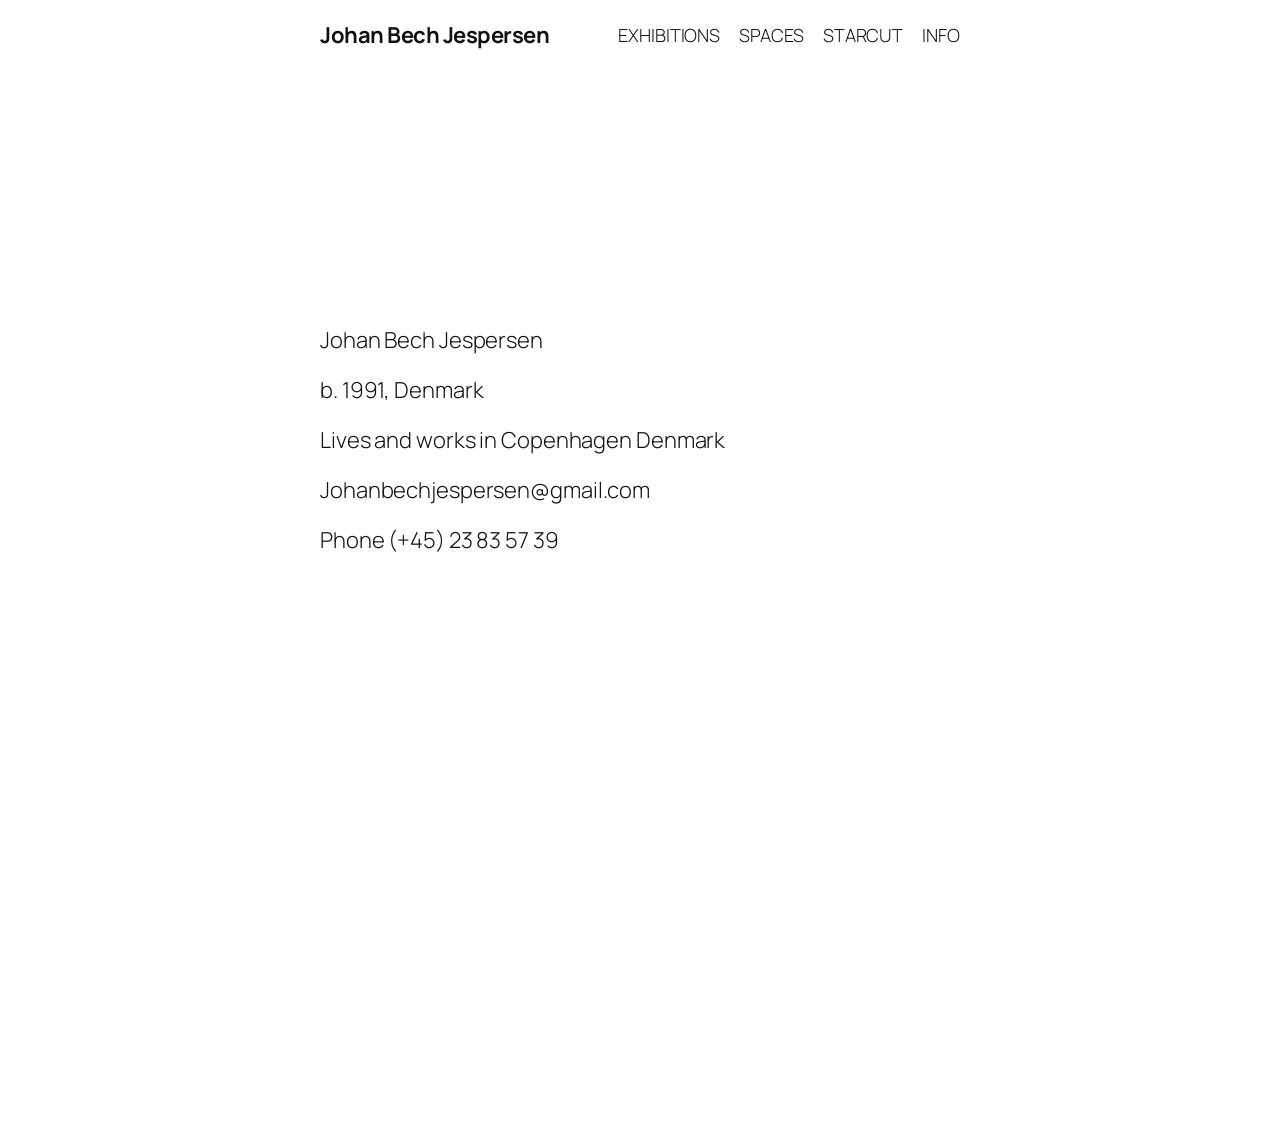
<file: info-contact/index.html>
<!DOCTYPE html>
<html lang="en-US">
<head>
	<meta charset="UTF-8">
	<meta name="viewport" content="width=device-width, initial-scale=1">
<meta name="robots" content="max-image-preview:large">
	<style>img:is([sizes="auto" i], [sizes^="auto," i]) { contain-intrinsic-size: 3000px 1500px }</style>
	<title>INFO &ndash; Johan Bech Jespersen</title>
<link rel="alternate" type="application/rss+xml" title="Johan Bech Jespersen &raquo; Feed" href="http://johnny4sunny.github.io/feed/">
<link rel="alternate" type="application/rss+xml" title="Johan Bech Jespersen &raquo; Comments Feed" href="http://johnny4sunny.github.io/comments/feed/">
<script>
window._wpemojiSettings = {"baseUrl":"https:\/\/s.w.org\/images\/core\/emoji\/15.1.0\/72x72\/","ext":".png","svgUrl":"https:\/\/s.w.org\/images\/core\/emoji\/15.1.0\/svg\/","svgExt":".svg","source":{"concatemoji":"http:\/\/johnny4sunny.github.io\/wp-includes\/js\/wp-emoji-release.min.js?ver=6.8.1"}};
/*! This file is auto-generated */
!function(i,n){var o,s,e;function c(e){try{var t={supportTests:e,timestamp:(new Date).valueOf()};sessionStorage.setItem(o,JSON.stringify(t))}catch(e){}}function p(e,t,n){e.clearRect(0,0,e.canvas.width,e.canvas.height),e.fillText(t,0,0);var t=new Uint32Array(e.getImageData(0,0,e.canvas.width,e.canvas.height).data),r=(e.clearRect(0,0,e.canvas.width,e.canvas.height),e.fillText(n,0,0),new Uint32Array(e.getImageData(0,0,e.canvas.width,e.canvas.height).data));return t.every(function(e,t){return e===r[t]})}function u(e,t,n){switch(t){case"flag":return n(e,"\ud83c\udff3\ufe0f\u200d\u26a7\ufe0f","\ud83c\udff3\ufe0f\u200b\u26a7\ufe0f")?!1:!n(e,"\ud83c\uddfa\ud83c\uddf3","\ud83c\uddfa\u200b\ud83c\uddf3")&&!n(e,"\ud83c\udff4\udb40\udc67\udb40\udc62\udb40\udc65\udb40\udc6e\udb40\udc67\udb40\udc7f","\ud83c\udff4\u200b\udb40\udc67\u200b\udb40\udc62\u200b\udb40\udc65\u200b\udb40\udc6e\u200b\udb40\udc67\u200b\udb40\udc7f");case"emoji":return!n(e,"\ud83d\udc26\u200d\ud83d\udd25","\ud83d\udc26\u200b\ud83d\udd25")}return!1}function f(e,t,n){var r="undefined"!=typeof WorkerGlobalScope&&self instanceof WorkerGlobalScope?new OffscreenCanvas(300,150):i.createElement("canvas"),a=r.getContext("2d",{willReadFrequently:!0}),o=(a.textBaseline="top",a.font="600 32px Arial",{});return e.forEach(function(e){o[e]=t(a,e,n)}),o}function t(e){var t=i.createElement("script");t.src=e,t.defer=!0,i.head.appendChild(t)}"undefined"!=typeof Promise&&(o="wpEmojiSettingsSupports",s=["flag","emoji"],n.supports={everything:!0,everythingExceptFlag:!0},e=new Promise(function(e){i.addEventListener("DOMContentLoaded",e,{once:!0})}),new Promise(function(t){var n=function(){try{var e=JSON.parse(sessionStorage.getItem(o));if("object"==typeof e&&"number"==typeof e.timestamp&&(new Date).valueOf()<e.timestamp+604800&&"object"==typeof e.supportTests)return e.supportTests}catch(e){}return null}();if(!n){if("undefined"!=typeof Worker&&"undefined"!=typeof OffscreenCanvas&&"undefined"!=typeof URL&&URL.createObjectURL&&"undefined"!=typeof Blob)try{var e="postMessage("+f.toString()+"("+[JSON.stringify(s),u.toString(),p.toString()].join(",")+"));",r=new Blob([e],{type:"text/javascript"}),a=new Worker(URL.createObjectURL(r),{name:"wpTestEmojiSupports"});return void(a.onmessage=function(e){c(n=e.data),a.terminate(),t(n)})}catch(e){}c(n=f(s,u,p))}t(n)}).then(function(e){for(var t in e)n.supports[t]=e[t],n.supports.everything=n.supports.everything&&n.supports[t],"flag"!==t&&(n.supports.everythingExceptFlag=n.supports.everythingExceptFlag&&n.supports[t]);n.supports.everythingExceptFlag=n.supports.everythingExceptFlag&&!n.supports.flag,n.DOMReady=!1,n.readyCallback=function(){n.DOMReady=!0}}).then(function(){return e}).then(function(){var e;n.supports.everything||(n.readyCallback(),(e=n.source||{}).concatemoji?t(e.concatemoji):e.wpemoji&&e.twemoji&&(t(e.twemoji),t(e.wpemoji)))}))}((window,document),window._wpemojiSettings);
</script>
<style id="wp-block-site-title-inline-css">
.wp-block-site-title{box-sizing:border-box}.wp-block-site-title :where(a){color:inherit;font-family:inherit;font-size:inherit;font-style:inherit;font-weight:inherit;letter-spacing:inherit;line-height:inherit;text-decoration:inherit}
</style>
<style id="wp-block-navigation-link-inline-css">
.wp-block-navigation .wp-block-navigation-item__label{overflow-wrap:break-word}.wp-block-navigation .wp-block-navigation-item__description{display:none}.link-ui-tools{border-top:1px solid #f0f0f0;padding:8px}.link-ui-block-inserter{padding-top:8px}.link-ui-block-inserter__back{margin-left:8px;text-transform:uppercase}
</style>
<link rel="stylesheet" id="wp-block-navigation-css" href="http://johnny4sunny.github.io/wp-includes/blocks/navigation/style.min.css?ver=6.8.1" media="all">
<style id="wp-block-group-inline-css">
.wp-block-group{box-sizing:border-box}:where(.wp-block-group.wp-block-group-is-layout-constrained){position:relative}
</style>
<style id="wp-block-paragraph-inline-css">
.is-small-text{font-size:.875em}.is-regular-text{font-size:1em}.is-large-text{font-size:2.25em}.is-larger-text{font-size:3em}.has-drop-cap:not(:focus):first-letter{float:left;font-size:8.4em;font-style:normal;font-weight:100;line-height:.68;margin:.05em .1em 0 0;text-transform:uppercase}body.rtl .has-drop-cap:not(:focus):first-letter{float:none;margin-left:.1em}p.has-drop-cap.has-background{overflow:hidden}:root :where(p.has-background){padding:1.25em 2.375em}:where(p.has-text-color:not(.has-link-color)) a{color:inherit}p.has-text-align-left[style*="writing-mode:vertical-lr"],p.has-text-align-right[style*="writing-mode:vertical-rl"]{rotate:180deg}
</style>
<style id="wp-block-post-content-inline-css">
.wp-block-post-content{display:flow-root}
</style>
<style id="wp-block-site-tagline-inline-css">
.wp-block-site-tagline{box-sizing:border-box}
</style>
<style id="wp-block-spacer-inline-css">
.wp-block-spacer{clear:both}
</style>
<style id="wp-block-columns-inline-css">
.wp-block-columns{align-items:normal!important;box-sizing:border-box;display:flex;flex-wrap:wrap!important}@media (min-width:782px){.wp-block-columns{flex-wrap:nowrap!important}}.wp-block-columns.are-vertically-aligned-top{align-items:flex-start}.wp-block-columns.are-vertically-aligned-center{align-items:center}.wp-block-columns.are-vertically-aligned-bottom{align-items:flex-end}@media (max-width:781px){.wp-block-columns:not(.is-not-stacked-on-mobile)>.wp-block-column{flex-basis:100%!important}}@media (min-width:782px){.wp-block-columns:not(.is-not-stacked-on-mobile)>.wp-block-column{flex-basis:0;flex-grow:1}.wp-block-columns:not(.is-not-stacked-on-mobile)>.wp-block-column[style*=flex-basis]{flex-grow:0}}.wp-block-columns.is-not-stacked-on-mobile{flex-wrap:nowrap!important}.wp-block-columns.is-not-stacked-on-mobile>.wp-block-column{flex-basis:0;flex-grow:1}.wp-block-columns.is-not-stacked-on-mobile>.wp-block-column[style*=flex-basis]{flex-grow:0}:where(.wp-block-columns){margin-bottom:1.75em}:where(.wp-block-columns.has-background){padding:1.25em 2.375em}.wp-block-column{flex-grow:1;min-width:0;overflow-wrap:break-word;word-break:break-word}.wp-block-column.is-vertically-aligned-top{align-self:flex-start}.wp-block-column.is-vertically-aligned-center{align-self:center}.wp-block-column.is-vertically-aligned-bottom{align-self:flex-end}.wp-block-column.is-vertically-aligned-stretch{align-self:stretch}.wp-block-column.is-vertically-aligned-bottom,.wp-block-column.is-vertically-aligned-center,.wp-block-column.is-vertically-aligned-top{width:100%}
</style>
<style id="wp-emoji-styles-inline-css">

	img.wp-smiley, img.emoji {
		display: inline !important;
		border: none !important;
		box-shadow: none !important;
		height: 1em !important;
		width: 1em !important;
		margin: 0 0.07em !important;
		vertical-align: -0.1em !important;
		background: none !important;
		padding: 0 !important;
	}
</style>
<style id="wp-block-library-inline-css">
:root{--wp-admin-theme-color:#007cba;--wp-admin-theme-color--rgb:0,124,186;--wp-admin-theme-color-darker-10:#006ba1;--wp-admin-theme-color-darker-10--rgb:0,107,161;--wp-admin-theme-color-darker-20:#005a87;--wp-admin-theme-color-darker-20--rgb:0,90,135;--wp-admin-border-width-focus:2px;--wp-block-synced-color:#7a00df;--wp-block-synced-color--rgb:122,0,223;--wp-bound-block-color:var(--wp-block-synced-color)}@media (min-resolution:192dpi){:root{--wp-admin-border-width-focus:1.5px}}.wp-element-button{cursor:pointer}:root{--wp--preset--font-size--normal:16px;--wp--preset--font-size--huge:42px}:root .has-very-light-gray-background-color{background-color:#eee}:root .has-very-dark-gray-background-color{background-color:#313131}:root .has-very-light-gray-color{color:#eee}:root .has-very-dark-gray-color{color:#313131}:root .has-vivid-green-cyan-to-vivid-cyan-blue-gradient-background{background:linear-gradient(135deg,#00d084,#0693e3)}:root .has-purple-crush-gradient-background{background:linear-gradient(135deg,#34e2e4,#4721fb 50%,#ab1dfe)}:root .has-hazy-dawn-gradient-background{background:linear-gradient(135deg,#faaca8,#dad0ec)}:root .has-subdued-olive-gradient-background{background:linear-gradient(135deg,#fafae1,#67a671)}:root .has-atomic-cream-gradient-background{background:linear-gradient(135deg,#fdd79a,#004a59)}:root .has-nightshade-gradient-background{background:linear-gradient(135deg,#330968,#31cdcf)}:root .has-midnight-gradient-background{background:linear-gradient(135deg,#020381,#2874fc)}.has-regular-font-size{font-size:1em}.has-larger-font-size{font-size:2.625em}.has-normal-font-size{font-size:var(--wp--preset--font-size--normal)}.has-huge-font-size{font-size:var(--wp--preset--font-size--huge)}.has-text-align-center{text-align:center}.has-text-align-left{text-align:left}.has-text-align-right{text-align:right}#end-resizable-editor-section{display:none}.aligncenter{clear:both}.items-justified-left{justify-content:flex-start}.items-justified-center{justify-content:center}.items-justified-right{justify-content:flex-end}.items-justified-space-between{justify-content:space-between}.screen-reader-text{border:0;clip-path:inset(50%);height:1px;margin:-1px;overflow:hidden;padding:0;position:absolute;width:1px;word-wrap:normal!important}.screen-reader-text:focus{background-color:#ddd;clip-path:none;color:#444;display:block;font-size:1em;height:auto;left:5px;line-height:normal;padding:15px 23px 14px;text-decoration:none;top:5px;width:auto;z-index:100000}html :where(.has-border-color){border-style:solid}html :where([style*=border-top-color]){border-top-style:solid}html :where([style*=border-right-color]){border-right-style:solid}html :where([style*=border-bottom-color]){border-bottom-style:solid}html :where([style*=border-left-color]){border-left-style:solid}html :where([style*=border-width]){border-style:solid}html :where([style*=border-top-width]){border-top-style:solid}html :where([style*=border-right-width]){border-right-style:solid}html :where([style*=border-bottom-width]){border-bottom-style:solid}html :where([style*=border-left-width]){border-left-style:solid}html :where(img[class*=wp-image-]){height:auto;max-width:100%}:where(figure){margin:0 0 1em}html :where(.is-position-sticky){--wp-admin--admin-bar--position-offset:var(--wp-admin--admin-bar--height,0px)}@media screen and (max-width:600px){html :where(.is-position-sticky){--wp-admin--admin-bar--position-offset:0px}}
</style>
<style id="global-styles-inline-css">
:root{--wp--preset--aspect-ratio--square: 1;--wp--preset--aspect-ratio--4-3: 4/3;--wp--preset--aspect-ratio--3-4: 3/4;--wp--preset--aspect-ratio--3-2: 3/2;--wp--preset--aspect-ratio--2-3: 2/3;--wp--preset--aspect-ratio--16-9: 16/9;--wp--preset--aspect-ratio--9-16: 9/16;--wp--preset--color--black: #000000;--wp--preset--color--cyan-bluish-gray: #abb8c3;--wp--preset--color--white: #ffffff;--wp--preset--color--pale-pink: #f78da7;--wp--preset--color--vivid-red: #cf2e2e;--wp--preset--color--luminous-vivid-orange: #ff6900;--wp--preset--color--luminous-vivid-amber: #fcb900;--wp--preset--color--light-green-cyan: #7bdcb5;--wp--preset--color--vivid-green-cyan: #00d084;--wp--preset--color--pale-cyan-blue: #8ed1fc;--wp--preset--color--vivid-cyan-blue: #0693e3;--wp--preset--color--vivid-purple: #9b51e0;--wp--preset--color--base: #FFFFFF;--wp--preset--color--contrast: #111111;--wp--preset--color--accent-1: #FFEE58;--wp--preset--color--accent-2: #F6CFF4;--wp--preset--color--accent-3: #503AA8;--wp--preset--color--accent-4: #686868;--wp--preset--color--accent-5: #FBFAF3;--wp--preset--color--accent-6: color-mix(in srgb, currentColor 20%, transparent);--wp--preset--gradient--vivid-cyan-blue-to-vivid-purple: linear-gradient(135deg,rgba(6,147,227,1) 0%,rgb(155,81,224) 100%);--wp--preset--gradient--light-green-cyan-to-vivid-green-cyan: linear-gradient(135deg,rgb(122,220,180) 0%,rgb(0,208,130) 100%);--wp--preset--gradient--luminous-vivid-amber-to-luminous-vivid-orange: linear-gradient(135deg,rgba(252,185,0,1) 0%,rgba(255,105,0,1) 100%);--wp--preset--gradient--luminous-vivid-orange-to-vivid-red: linear-gradient(135deg,rgba(255,105,0,1) 0%,rgb(207,46,46) 100%);--wp--preset--gradient--very-light-gray-to-cyan-bluish-gray: linear-gradient(135deg,rgb(238,238,238) 0%,rgb(169,184,195) 100%);--wp--preset--gradient--cool-to-warm-spectrum: linear-gradient(135deg,rgb(74,234,220) 0%,rgb(151,120,209) 20%,rgb(207,42,186) 40%,rgb(238,44,130) 60%,rgb(251,105,98) 80%,rgb(254,248,76) 100%);--wp--preset--gradient--blush-light-purple: linear-gradient(135deg,rgb(255,206,236) 0%,rgb(152,150,240) 100%);--wp--preset--gradient--blush-bordeaux: linear-gradient(135deg,rgb(254,205,165) 0%,rgb(254,45,45) 50%,rgb(107,0,62) 100%);--wp--preset--gradient--luminous-dusk: linear-gradient(135deg,rgb(255,203,112) 0%,rgb(199,81,192) 50%,rgb(65,88,208) 100%);--wp--preset--gradient--pale-ocean: linear-gradient(135deg,rgb(255,245,203) 0%,rgb(182,227,212) 50%,rgb(51,167,181) 100%);--wp--preset--gradient--electric-grass: linear-gradient(135deg,rgb(202,248,128) 0%,rgb(113,206,126) 100%);--wp--preset--gradient--midnight: linear-gradient(135deg,rgb(2,3,129) 0%,rgb(40,116,252) 100%);--wp--preset--font-size--small: 0.875rem;--wp--preset--font-size--medium: clamp(1rem, 1rem + ((1vw - 0.2rem) * 0.625), 1.125rem);--wp--preset--font-size--large: clamp(1.125rem, 1.125rem + ((1vw - 0.2rem) * 1.25), 1.375rem);--wp--preset--font-size--x-large: clamp(1.75rem, 1.75rem + ((1vw - 0.2rem) * 1.25), 2rem);--wp--preset--font-size--xx-large: clamp(2.15rem, 2.15rem + ((1vw - 0.2rem) * 4.25), 3rem);--wp--preset--font-family--manrope: Manrope, sans-serif;--wp--preset--font-family--fira-code: "Fira Code", monospace;--wp--preset--spacing--20: 10px;--wp--preset--spacing--30: 20px;--wp--preset--spacing--40: 30px;--wp--preset--spacing--50: clamp(30px, 5vw, 50px);--wp--preset--spacing--60: clamp(30px, 7vw, 70px);--wp--preset--spacing--70: clamp(50px, 7vw, 90px);--wp--preset--spacing--80: clamp(70px, 10vw, 140px);--wp--preset--shadow--natural: 6px 6px 9px rgba(0, 0, 0, 0.2);--wp--preset--shadow--deep: 12px 12px 50px rgba(0, 0, 0, 0.4);--wp--preset--shadow--sharp: 6px 6px 0px rgba(0, 0, 0, 0.2);--wp--preset--shadow--outlined: 6px 6px 0px -3px rgba(255, 255, 255, 1), 6px 6px rgba(0, 0, 0, 1);--wp--preset--shadow--crisp: 6px 6px 0px rgba(0, 0, 0, 1);}:root { --wp--style--global--content-size: 645px;--wp--style--global--wide-size: 640px; }:where(body) { margin: 0; }.wp-site-blocks { padding-top: var(--wp--style--root--padding-top); padding-bottom: var(--wp--style--root--padding-bottom); }.has-global-padding { padding-right: var(--wp--style--root--padding-right); padding-left: var(--wp--style--root--padding-left); }.has-global-padding > .alignfull { margin-right: calc(var(--wp--style--root--padding-right) * -1); margin-left: calc(var(--wp--style--root--padding-left) * -1); }.has-global-padding :where(:not(.alignfull.is-layout-flow) > .has-global-padding:not(.wp-block-block, .alignfull)) { padding-right: 0; padding-left: 0; }.has-global-padding :where(:not(.alignfull.is-layout-flow) > .has-global-padding:not(.wp-block-block, .alignfull)) > .alignfull { margin-left: 0; margin-right: 0; }.wp-site-blocks > .alignleft { float: left; margin-right: 2em; }.wp-site-blocks > .alignright { float: right; margin-left: 2em; }.wp-site-blocks > .aligncenter { justify-content: center; margin-left: auto; margin-right: auto; }:where(.wp-site-blocks) > * { margin-block-start: 1.2rem; margin-block-end: 0; }:where(.wp-site-blocks) > :first-child { margin-block-start: 0; }:where(.wp-site-blocks) > :last-child { margin-block-end: 0; }:root { --wp--style--block-gap: 1.2rem; }:root :where(.is-layout-flow) > :first-child{margin-block-start: 0;}:root :where(.is-layout-flow) > :last-child{margin-block-end: 0;}:root :where(.is-layout-flow) > *{margin-block-start: 1.2rem;margin-block-end: 0;}:root :where(.is-layout-constrained) > :first-child{margin-block-start: 0;}:root :where(.is-layout-constrained) > :last-child{margin-block-end: 0;}:root :where(.is-layout-constrained) > *{margin-block-start: 1.2rem;margin-block-end: 0;}:root :where(.is-layout-flex){gap: 1.2rem;}:root :where(.is-layout-grid){gap: 1.2rem;}.is-layout-flow > .alignleft{float: left;margin-inline-start: 0;margin-inline-end: 2em;}.is-layout-flow > .alignright{float: right;margin-inline-start: 2em;margin-inline-end: 0;}.is-layout-flow > .aligncenter{margin-left: auto !important;margin-right: auto !important;}.is-layout-constrained > .alignleft{float: left;margin-inline-start: 0;margin-inline-end: 2em;}.is-layout-constrained > .alignright{float: right;margin-inline-start: 2em;margin-inline-end: 0;}.is-layout-constrained > .aligncenter{margin-left: auto !important;margin-right: auto !important;}.is-layout-constrained > :where(:not(.alignleft):not(.alignright):not(.alignfull)){max-width: var(--wp--style--global--content-size);margin-left: auto !important;margin-right: auto !important;}.is-layout-constrained > .alignwide{max-width: var(--wp--style--global--wide-size);}body .is-layout-flex{display: flex;}.is-layout-flex{flex-wrap: wrap;align-items: center;}.is-layout-flex > :is(*, div){margin: 0;}body .is-layout-grid{display: grid;}.is-layout-grid > :is(*, div){margin: 0;}body{background-color: var(--wp--preset--color--base);color: var(--wp--preset--color--contrast);font-family: var(--wp--preset--font-family--manrope);font-size: var(--wp--preset--font-size--large);font-weight: 300;letter-spacing: -0.1px;line-height: 1.4;--wp--style--root--padding-top: 0px;--wp--style--root--padding-right: var(--wp--preset--spacing--50);--wp--style--root--padding-bottom: 0px;--wp--style--root--padding-left: var(--wp--preset--spacing--50);}a:where(:not(.wp-element-button)){color: currentColor;text-decoration: underline;}:root :where(a:where(:not(.wp-element-button)):hover){text-decoration: none;}h1, h2, h3, h4, h5, h6{font-weight: 400;letter-spacing: -0.1px;line-height: 1.125;}h1{font-size: var(--wp--preset--font-size--xx-large);}h2{font-size: var(--wp--preset--font-size--x-large);}h3{font-size: var(--wp--preset--font-size--large);}h4{font-size: var(--wp--preset--font-size--medium);}h5{font-size: var(--wp--preset--font-size--small);letter-spacing: 0.5px;}h6{font-size: var(--wp--preset--font-size--small);font-weight: 700;letter-spacing: 1.4px;text-transform: uppercase;}:root :where(.wp-element-button, .wp-block-button__link){background-color: var(--wp--preset--color--contrast);border-width: 0;color: var(--wp--preset--color--base);font-family: inherit;font-size: var(--wp--preset--font-size--medium);line-height: inherit;padding-top: 1rem;padding-right: 2.25rem;padding-bottom: 1rem;padding-left: 2.25rem;text-decoration: none;}:root :where(.wp-element-button:hover, .wp-block-button__link:hover){background-color: color-mix(in srgb, var(--wp--preset--color--contrast) 85%, transparent);border-color: transparent;color: var(--wp--preset--color--base);}:root :where(.wp-element-button:focus, .wp-block-button__link:focus){outline-color: var(--wp--preset--color--accent-4);outline-offset: 2px;}:root :where(.wp-element-caption, .wp-block-audio figcaption, .wp-block-embed figcaption, .wp-block-gallery figcaption, .wp-block-image figcaption, .wp-block-table figcaption, .wp-block-video figcaption){font-size: var(--wp--preset--font-size--small);line-height: 1.4;}.has-black-color{color: var(--wp--preset--color--black) !important;}.has-cyan-bluish-gray-color{color: var(--wp--preset--color--cyan-bluish-gray) !important;}.has-white-color{color: var(--wp--preset--color--white) !important;}.has-pale-pink-color{color: var(--wp--preset--color--pale-pink) !important;}.has-vivid-red-color{color: var(--wp--preset--color--vivid-red) !important;}.has-luminous-vivid-orange-color{color: var(--wp--preset--color--luminous-vivid-orange) !important;}.has-luminous-vivid-amber-color{color: var(--wp--preset--color--luminous-vivid-amber) !important;}.has-light-green-cyan-color{color: var(--wp--preset--color--light-green-cyan) !important;}.has-vivid-green-cyan-color{color: var(--wp--preset--color--vivid-green-cyan) !important;}.has-pale-cyan-blue-color{color: var(--wp--preset--color--pale-cyan-blue) !important;}.has-vivid-cyan-blue-color{color: var(--wp--preset--color--vivid-cyan-blue) !important;}.has-vivid-purple-color{color: var(--wp--preset--color--vivid-purple) !important;}.has-base-color{color: var(--wp--preset--color--base) !important;}.has-contrast-color{color: var(--wp--preset--color--contrast) !important;}.has-accent-1-color{color: var(--wp--preset--color--accent-1) !important;}.has-accent-2-color{color: var(--wp--preset--color--accent-2) !important;}.has-accent-3-color{color: var(--wp--preset--color--accent-3) !important;}.has-accent-4-color{color: var(--wp--preset--color--accent-4) !important;}.has-accent-5-color{color: var(--wp--preset--color--accent-5) !important;}.has-accent-6-color{color: var(--wp--preset--color--accent-6) !important;}.has-black-background-color{background-color: var(--wp--preset--color--black) !important;}.has-cyan-bluish-gray-background-color{background-color: var(--wp--preset--color--cyan-bluish-gray) !important;}.has-white-background-color{background-color: var(--wp--preset--color--white) !important;}.has-pale-pink-background-color{background-color: var(--wp--preset--color--pale-pink) !important;}.has-vivid-red-background-color{background-color: var(--wp--preset--color--vivid-red) !important;}.has-luminous-vivid-orange-background-color{background-color: var(--wp--preset--color--luminous-vivid-orange) !important;}.has-luminous-vivid-amber-background-color{background-color: var(--wp--preset--color--luminous-vivid-amber) !important;}.has-light-green-cyan-background-color{background-color: var(--wp--preset--color--light-green-cyan) !important;}.has-vivid-green-cyan-background-color{background-color: var(--wp--preset--color--vivid-green-cyan) !important;}.has-pale-cyan-blue-background-color{background-color: var(--wp--preset--color--pale-cyan-blue) !important;}.has-vivid-cyan-blue-background-color{background-color: var(--wp--preset--color--vivid-cyan-blue) !important;}.has-vivid-purple-background-color{background-color: var(--wp--preset--color--vivid-purple) !important;}.has-base-background-color{background-color: var(--wp--preset--color--base) !important;}.has-contrast-background-color{background-color: var(--wp--preset--color--contrast) !important;}.has-accent-1-background-color{background-color: var(--wp--preset--color--accent-1) !important;}.has-accent-2-background-color{background-color: var(--wp--preset--color--accent-2) !important;}.has-accent-3-background-color{background-color: var(--wp--preset--color--accent-3) !important;}.has-accent-4-background-color{background-color: var(--wp--preset--color--accent-4) !important;}.has-accent-5-background-color{background-color: var(--wp--preset--color--accent-5) !important;}.has-accent-6-background-color{background-color: var(--wp--preset--color--accent-6) !important;}.has-black-border-color{border-color: var(--wp--preset--color--black) !important;}.has-cyan-bluish-gray-border-color{border-color: var(--wp--preset--color--cyan-bluish-gray) !important;}.has-white-border-color{border-color: var(--wp--preset--color--white) !important;}.has-pale-pink-border-color{border-color: var(--wp--preset--color--pale-pink) !important;}.has-vivid-red-border-color{border-color: var(--wp--preset--color--vivid-red) !important;}.has-luminous-vivid-orange-border-color{border-color: var(--wp--preset--color--luminous-vivid-orange) !important;}.has-luminous-vivid-amber-border-color{border-color: var(--wp--preset--color--luminous-vivid-amber) !important;}.has-light-green-cyan-border-color{border-color: var(--wp--preset--color--light-green-cyan) !important;}.has-vivid-green-cyan-border-color{border-color: var(--wp--preset--color--vivid-green-cyan) !important;}.has-pale-cyan-blue-border-color{border-color: var(--wp--preset--color--pale-cyan-blue) !important;}.has-vivid-cyan-blue-border-color{border-color: var(--wp--preset--color--vivid-cyan-blue) !important;}.has-vivid-purple-border-color{border-color: var(--wp--preset--color--vivid-purple) !important;}.has-base-border-color{border-color: var(--wp--preset--color--base) !important;}.has-contrast-border-color{border-color: var(--wp--preset--color--contrast) !important;}.has-accent-1-border-color{border-color: var(--wp--preset--color--accent-1) !important;}.has-accent-2-border-color{border-color: var(--wp--preset--color--accent-2) !important;}.has-accent-3-border-color{border-color: var(--wp--preset--color--accent-3) !important;}.has-accent-4-border-color{border-color: var(--wp--preset--color--accent-4) !important;}.has-accent-5-border-color{border-color: var(--wp--preset--color--accent-5) !important;}.has-accent-6-border-color{border-color: var(--wp--preset--color--accent-6) !important;}.has-vivid-cyan-blue-to-vivid-purple-gradient-background{background: var(--wp--preset--gradient--vivid-cyan-blue-to-vivid-purple) !important;}.has-light-green-cyan-to-vivid-green-cyan-gradient-background{background: var(--wp--preset--gradient--light-green-cyan-to-vivid-green-cyan) !important;}.has-luminous-vivid-amber-to-luminous-vivid-orange-gradient-background{background: var(--wp--preset--gradient--luminous-vivid-amber-to-luminous-vivid-orange) !important;}.has-luminous-vivid-orange-to-vivid-red-gradient-background{background: var(--wp--preset--gradient--luminous-vivid-orange-to-vivid-red) !important;}.has-very-light-gray-to-cyan-bluish-gray-gradient-background{background: var(--wp--preset--gradient--very-light-gray-to-cyan-bluish-gray) !important;}.has-cool-to-warm-spectrum-gradient-background{background: var(--wp--preset--gradient--cool-to-warm-spectrum) !important;}.has-blush-light-purple-gradient-background{background: var(--wp--preset--gradient--blush-light-purple) !important;}.has-blush-bordeaux-gradient-background{background: var(--wp--preset--gradient--blush-bordeaux) !important;}.has-luminous-dusk-gradient-background{background: var(--wp--preset--gradient--luminous-dusk) !important;}.has-pale-ocean-gradient-background{background: var(--wp--preset--gradient--pale-ocean) !important;}.has-electric-grass-gradient-background{background: var(--wp--preset--gradient--electric-grass) !important;}.has-midnight-gradient-background{background: var(--wp--preset--gradient--midnight) !important;}.has-small-font-size{font-size: var(--wp--preset--font-size--small) !important;}.has-medium-font-size{font-size: var(--wp--preset--font-size--medium) !important;}.has-large-font-size{font-size: var(--wp--preset--font-size--large) !important;}.has-x-large-font-size{font-size: var(--wp--preset--font-size--x-large) !important;}.has-xx-large-font-size{font-size: var(--wp--preset--font-size--xx-large) !important;}.has-manrope-font-family{font-family: var(--wp--preset--font-family--manrope) !important;}.has-fira-code-font-family{font-family: var(--wp--preset--font-family--fira-code) !important;}/* Remove entry content from home page */
.home .entry-content {
  display: none;
}

.single .wp-block-post-featured-image {
  display: none;
}

.it-display-none {
display: none!important;
}

.page-template main .entry-content {
  align-content: center;
}

header + ul {
  justify-content: center;
  margin-left: auto;
  margin-right: auto;
  display: flex;
  width: 100%;
  justify-content: end;
  width: 1340px;
  padding-left: ;
  font-size: 0.8em;
}

header + ul .cat-item {
  padding-left: 22px;
}

.archive header .wp-block-site-title {
  visibility: hidden;
}

.single header .wp-block-site-title, .home header .wp-block-site-title {
  visibility: visible;
}

header {
  position: fixed;
width: 100%;
z-index: 999999;
}

.has-global-padding {
  margin-top: 0 !important;
  padding-bottom: 0 !important;
}

.home .wp-block-post {
  margin-top: 0;
}

.home .wp-block-group {
text-align: center;
  padding-top: 0px !important;
}

.home .post > div {
display: flex;
flex-wrap: nowrap;
flex-direction: column-reverse;
}

.home .post h2 {
max-width: 640px;
width: 100%;
}

.home .post:not(:first-child) h2 {
margin-top: 0; 
}

:root :where(.wp-block-columns-is-layout-flow) > :first-child{margin-block-start: 0;}:root :where(.wp-block-columns-is-layout-flow) > :last-child{margin-block-end: 0;}:root :where(.wp-block-columns-is-layout-flow) > *{margin-block-start: var(--wp--preset--spacing--50);margin-block-end: 0;}:root :where(.wp-block-columns-is-layout-constrained) > :first-child{margin-block-start: 0;}:root :where(.wp-block-columns-is-layout-constrained) > :last-child{margin-block-end: 0;}:root :where(.wp-block-columns-is-layout-constrained) > *{margin-block-start: var(--wp--preset--spacing--50);margin-block-end: 0;}:root :where(.wp-block-columns-is-layout-flex){gap: var(--wp--preset--spacing--50);}:root :where(.wp-block-columns-is-layout-grid){gap: var(--wp--preset--spacing--50);}
:root :where(.wp-block-site-tagline){font-size: var(--wp--preset--font-size--medium);}
:root :where(.wp-block-site-title){font-weight: 700;letter-spacing: -.5px;}
:root :where(.wp-block-site-title a:where(:not(.wp-element-button))){text-decoration: none;}
:root :where(.wp-block-site-title a:where(:not(.wp-element-button)):hover){text-decoration: underline;}
:root :where(.wp-block-navigation){font-size: var(--wp--preset--font-size--medium);}
:root :where(.wp-block-navigation a:where(:not(.wp-element-button))){text-decoration: none;}
:root :where(.wp-block-navigation a:where(:not(.wp-element-button)):hover){text-decoration: underline;}
</style>
<style id="core-block-supports-inline-css">
.wp-container-core-navigation-is-layout-fc306653{justify-content:flex-end;}.wp-container-core-group-is-layout-f4c28e8b{flex-wrap:nowrap;gap:var(--wp--preset--spacing--10);justify-content:flex-end;}.wp-container-core-group-is-layout-8165f36a{flex-wrap:nowrap;justify-content:space-between;}.wp-container-core-post-content-is-layout-21deba94 > :where(:not(.alignleft):not(.alignright):not(.alignfull)){max-width:640px;margin-left:auto !important;margin-right:auto !important;}.wp-container-core-post-content-is-layout-21deba94 > .alignwide{max-width:640px;}.wp-container-core-post-content-is-layout-21deba94 .alignfull{max-width:none;}.wp-container-core-columns-is-layout-28f84493{flex-wrap:nowrap;}.wp-container-core-group-is-layout-e5edad21{justify-content:space-between;align-items:flex-start;}.wp-container-core-group-is-layout-91e87306{gap:var(--wp--preset--spacing--20);justify-content:space-between;}
</style>
<style id="wp-block-template-skip-link-inline-css">

		.skip-link.screen-reader-text {
			border: 0;
			clip-path: inset(50%);
			height: 1px;
			margin: -1px;
			overflow: hidden;
			padding: 0;
			position: absolute !important;
			width: 1px;
			word-wrap: normal !important;
		}

		.skip-link.screen-reader-text:focus {
			background-color: #eee;
			clip-path: none;
			color: #444;
			display: block;
			font-size: 1em;
			height: auto;
			left: 5px;
			line-height: normal;
			padding: 15px 23px 14px;
			text-decoration: none;
			top: 5px;
			width: auto;
			z-index: 100000;
		}
</style>
<link rel="stylesheet" id="twentytwentyfive-style-css" href="http://johnny4sunny.github.io/wp-content/themes/twentytwentyfive/style.css?ver=1.2" media="all">
<link rel="https://api.w.org/" href="http://johnny4sunny.github.io/wp-json/"><link rel="alternate" title="JSON" type="application/json" href="http://johnny4sunny.github.io/wp-json/wp/v2/pages/19"><link rel="EditURI" type="application/rsd+xml" title="RSD" href="http://johnny4sunny.github.io/xmlrpc.php?rsd">
<meta name="generator" content="WordPress 6.8.1">
<link rel="canonical" href="http://johnny4sunny.github.io/info-contact/">
<link rel="shortlink" href="http://johnny4sunny.github.io/?p=19">
<script type="importmap" id="wp-importmap">
{"imports":{"@wordpress\/interactivity":"http:\/\/johnny4sunny.github.io\/wp-includes\/js\/dist\/script-modules\/interactivity\/index.min.js?ver=55aebb6e0a16726baffb"}}
</script>
<script type="module" src="http://johnny4sunny.github.io/wp-includes/js/dist/script-modules/block-library/navigation/view.min.js?ver=61572d447d60c0aa5240" id="@wordpress/block-library/navigation/view-js-module"></script>
<link rel="modulepreload" href="http://johnny4sunny.github.io/wp-includes/js/dist/script-modules/interactivity/index.min.js?ver=55aebb6e0a16726baffb" id="@wordpress/interactivity-js-modulepreload"><style class="wp-fonts-local">
@font-face{font-family:Manrope;font-style:normal;font-weight:200 800;font-display:fallback;src:url('http://johnny4sunny.github.io/wp-content/themes/twentytwentyfive/assets/fonts/manrope/Manrope-VariableFont_wght.woff2') format('woff2');}
@font-face{font-family:"Fira Code";font-style:normal;font-weight:300 700;font-display:fallback;src:url('http://johnny4sunny.github.io/wp-content/themes/twentytwentyfive/assets/fonts/fira-code/FiraCode-VariableFont_wght.woff2') format('woff2');}
</style>
</head>

<body class="wp-singular page-template page-template-page-no-title page page-id-19 wp-embed-responsive wp-theme-twentytwentyfive">

<div class="wp-site-blocks"><header class="wp-block-template-part">
<div class="wp-block-group alignfull is-layout-flow wp-block-group-is-layout-flow">
	
	<div class="wp-block-group has-global-padding is-layout-constrained wp-block-group-is-layout-constrained">
		
		<div class="wp-block-group alignwide is-content-justification-space-between is-nowrap is-layout-flex wp-container-core-group-is-layout-8165f36a wp-block-group-is-layout-flex" style="padding-top:var(--wp--preset--spacing--30);padding-bottom:var(--wp--preset--spacing--30)">
			<p class="wp-block-site-title"><a href="http://johnny4sunny.github.io/" target="_self" rel="home">Johan Bech Jespersen</a></p>
			
			<div class="wp-block-group is-content-justification-right is-nowrap is-layout-flex wp-container-core-group-is-layout-f4c28e8b wp-block-group-is-layout-flex">
				<nav class="is-responsive items-justified-right wp-block-navigation is-content-justification-right is-layout-flex wp-container-core-navigation-is-layout-fc306653 wp-block-navigation-is-layout-flex" data-wp-interactive="core/navigation" data-wp-context='{"overlayOpenedBy":{"click":false,"hover":false,"focus":false},"type":"overlay","roleAttribute":"","ariaLabel":"Menu"}'><button aria-haspopup="dialog" aria-label="Open menu" class="wp-block-navigation__responsive-container-open" data-wp-on-async--click="actions.openMenuOnClick" data-wp-on--keydown="actions.handleMenuKeydown"><svg width="24" height="24" xmlns="http://www.w3.org/2000/svg" viewbox="0 0 24 24" aria-hidden="true" focusable="false"><rect x="4" y="7.5" width="16" height="1.5"></rect><rect x="4" y="15" width="16" height="1.5"></rect></svg></button>
				<div class="wp-block-navigation__responsive-container  has-text-color has-contrast-color has-background has-base-background-color" id="modal-1" data-wp-class--has-modal-open="state.isMenuOpen" data-wp-class--is-menu-open="state.isMenuOpen" data-wp-watch="callbacks.initMenu" data-wp-on--keydown="actions.handleMenuKeydown" data-wp-on-async--focusout="actions.handleMenuFocusout" tabindex="-1">
					<div class="wp-block-navigation__responsive-close" tabindex="-1">
						<div class="wp-block-navigation__responsive-dialog" data-wp-bind--aria-modal="state.ariaModal" data-wp-bind--aria-label="state.ariaLabel" data-wp-bind--role="state.roleAttribute">
							<button aria-label="Close menu" class="wp-block-navigation__responsive-container-close" data-wp-on-async--click="actions.closeMenuOnClick"><svg xmlns="http://www.w3.org/2000/svg" viewbox="0 0 24 24" width="24" height="24" aria-hidden="true" focusable="false"><path d="m13.06 12 6.47-6.47-1.06-1.06L12 10.94 5.53 4.47 4.47 5.53 10.94 12l-6.47 6.47 1.06 1.06L12 13.06l6.47 6.47 1.06-1.06L13.06 12Z"></path></svg></button>
							<div class="wp-block-navigation__responsive-container-content" data-wp-watch="callbacks.focusFirstElement" id="modal-1-content">
								<ul class="wp-block-navigation__container is-responsive items-justified-right wp-block-navigation"><li class=" wp-block-navigation-item wp-block-navigation-link"><a class="wp-block-navigation-item__content" href="http://johnny4sunny.github.io/category/exhibitions/"><span class="wp-block-navigation-item__label">EXHIBITIONS</span></a></li><li class=" wp-block-navigation-item wp-block-navigation-link"><a class="wp-block-navigation-item__content" href="http://johnny4sunny.github.io/category/spaces/"><span class="wp-block-navigation-item__label">SPACES</span></a></li><li class=" wp-block-navigation-item wp-block-navigation-link"><a class="wp-block-navigation-item__content" href="http://johnny4sunny.github.io/category/starcut/"><span class="wp-block-navigation-item__label">STARCUT</span></a></li><li class=" wp-block-navigation-item current-menu-item wp-block-navigation-link"><a class="wp-block-navigation-item__content" href="http://johnny4sunny.github.io/info-contact/" aria-current="page"><span class="wp-block-navigation-item__label">INFO</span></a></li></ul>
							</div>
						</div>
					</div>
				</div></nav>
			</div>
			
		</div>
		
	</div>
	
</div>


</header>


<main class="wp-block-group is-layout-flow wp-block-group-is-layout-flow" style="margin-top:0"><div style="min-height:100vh;" class="entry-content wp-block-post-content has-global-padding is-layout-constrained wp-container-core-post-content-is-layout-21deba94 wp-block-post-content-is-layout-constrained">
<p>Johan Bech Jespersen</p>



<p>b. 1991, Denmark </p>



<p>Lives and works in Copenhagen  Denmark</p>



<p>Johanbechjespersen@gmail.com </p>



<p>Phone (+45) 23 83 57 39</p>



<p></p>
</div></main>


<footer class="wp-block-template-part">
<div class="wp-block-group has-global-padding is-layout-constrained wp-block-group-is-layout-constrained" style="padding-top:var(--wp--preset--spacing--60);padding-bottom:var(--wp--preset--spacing--50)">
<div class="wp-block-group alignwide is-layout-flow wp-block-group-is-layout-flow">
<div class="wp-block-group alignfull is-content-justification-space-between is-layout-flex wp-container-core-group-is-layout-e5edad21 wp-block-group-is-layout-flex">
<div class="wp-block-columns is-layout-flex wp-container-core-columns-is-layout-28f84493 wp-block-columns-is-layout-flex">
<div class="wp-block-column is-layout-flow wp-block-column-is-layout-flow" style="flex-basis:100%"></div>



<div class="wp-block-column is-layout-flow wp-block-column-is-layout-flow">
<div style="height:var(--wp--preset--spacing--40);width:0px" aria-hidden="true" class="wp-block-spacer"></div>
</div>
</div>
</div>



<div style="height:var(--wp--preset--spacing--70)" aria-hidden="true" class="wp-block-spacer"></div>



<div class="wp-block-group alignfull is-content-justification-space-between is-layout-flex wp-container-core-group-is-layout-91e87306 wp-block-group-is-layout-flex"></div>
</div>
</div>
</footer></div>
<script type="speculationrules">
{"prefetch":[{"source":"document","where":{"and":[{"href_matches":"\/*"},{"not":{"href_matches":["\/wp-*.php","\/wp-admin\/*","\/wp-content\/uploads\/*","\/wp-content\/*","\/wp-content\/plugins\/*","\/wp-content\/themes\/twentytwentyfive\/*","\/*\\?(.+)"]}},{"not":{"selector_matches":"a[rel~=\"nofollow\"]"}},{"not":{"selector_matches":".no-prefetch, .no-prefetch a"}}]},"eagerness":"conservative"}]}
</script>
<script id="wp-block-template-skip-link-js-after">
	( function() {
		var skipLinkTarget = document.querySelector( 'main' ),
			sibling,
			skipLinkTargetID,
			skipLink;

		// Early exit if a skip-link target can't be located.
		if ( ! skipLinkTarget ) {
			return;
		}

		/*
		 * Get the site wrapper.
		 * The skip-link will be injected in the beginning of it.
		 */
		sibling = document.querySelector( '.wp-site-blocks' );

		// Early exit if the root element was not found.
		if ( ! sibling ) {
			return;
		}

		// Get the skip-link target's ID, and generate one if it doesn't exist.
		skipLinkTargetID = skipLinkTarget.id;
		if ( ! skipLinkTargetID ) {
			skipLinkTargetID = 'wp--skip-link--target';
			skipLinkTarget.id = skipLinkTargetID;
		}

		// Create the skip link.
		skipLink = document.createElement( 'a' );
		skipLink.classList.add( 'skip-link', 'screen-reader-text' );
		skipLink.id = 'wp-skip-link';
		skipLink.href = '#' + skipLinkTargetID;
		skipLink.innerText = 'Skip to content';

		// Inject the skip link.
		sibling.parentElement.insertBefore( skipLink, sibling );
	}() );
	
</script>
</body>
</html>
<!-- Powered by Staatic (https://staatic.com/) -->
</file>
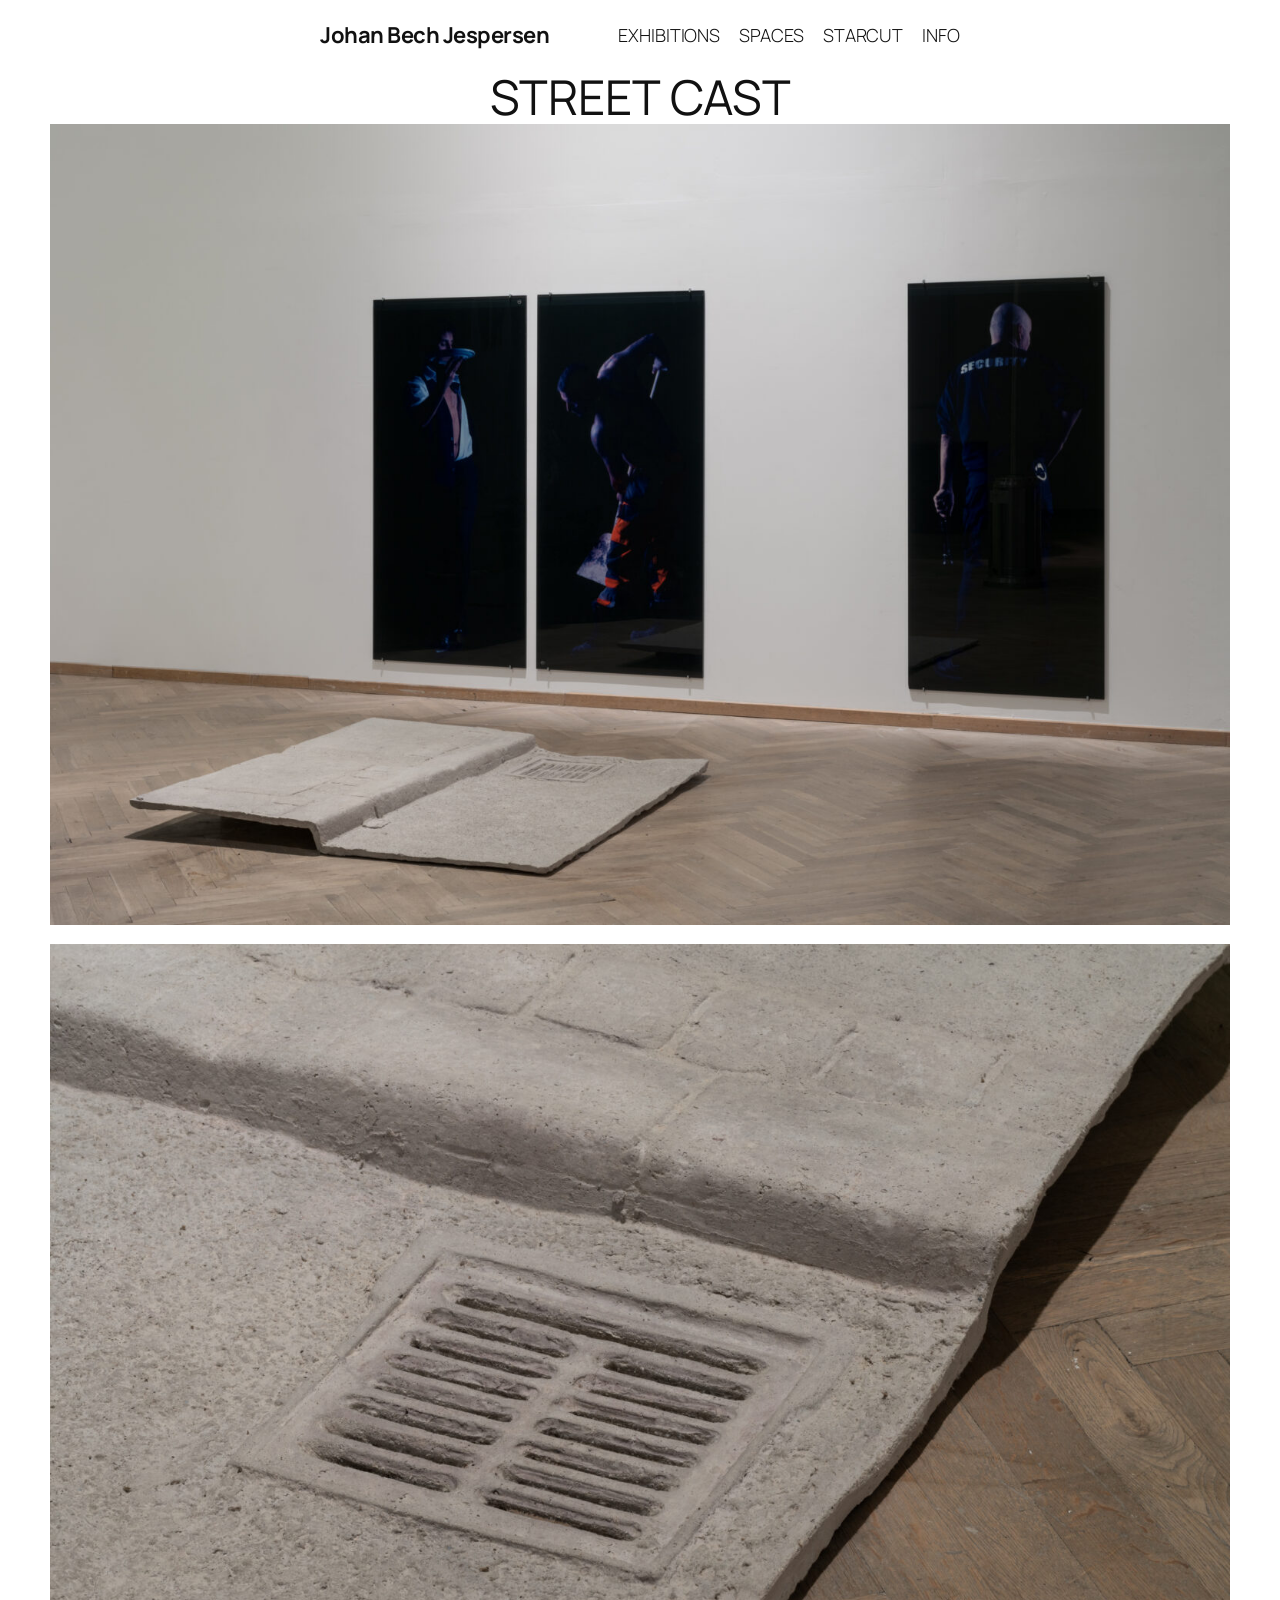
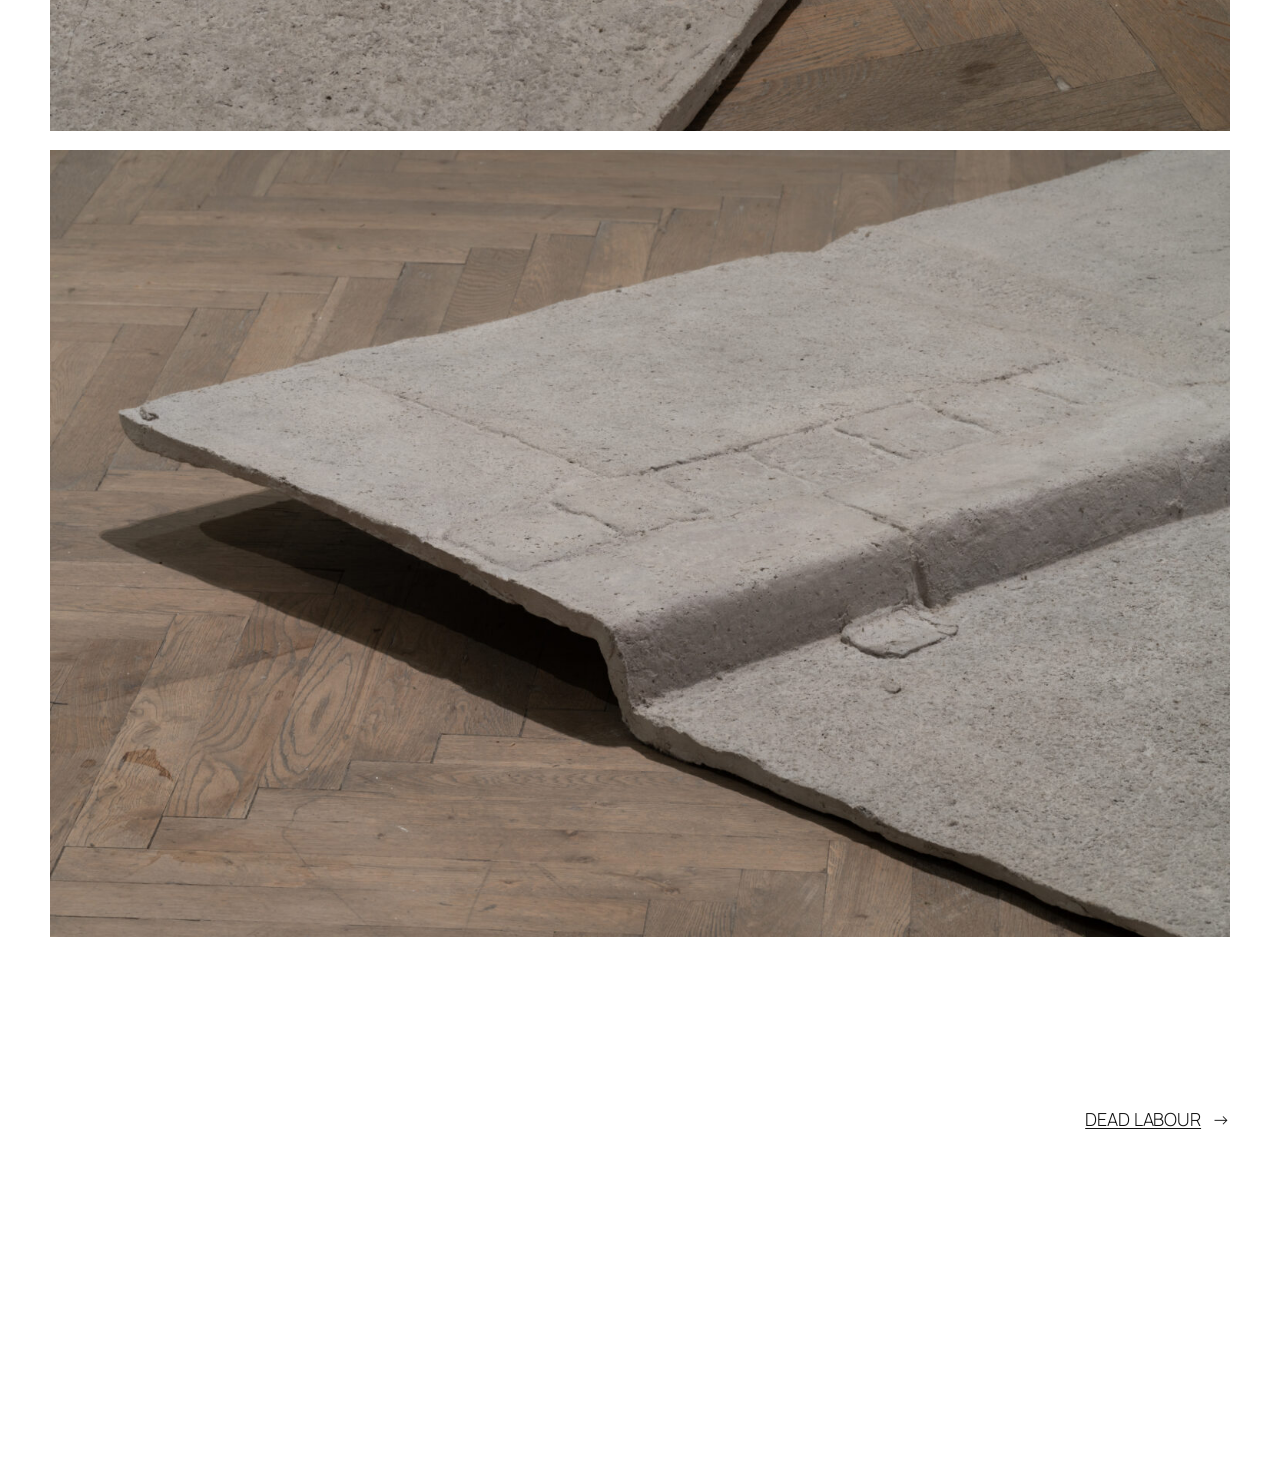
<file: street-cast/index.html>
<!DOCTYPE html>
<html lang="en-US">
<head>
	<meta charset="UTF-8">
	<meta name="viewport" content="width=device-width, initial-scale=1">
<meta name="robots" content="max-image-preview:large">
	<style>img:is([sizes="auto" i], [sizes^="auto," i]) { contain-intrinsic-size: 3000px 1500px }</style>
	<title>STREET CAST &ndash; Johan Bech Jespersen</title>
<link rel="alternate" type="application/rss+xml" title="Johan Bech Jespersen &raquo; Feed" href="http://johnny4sunny.github.io/feed/">
<link rel="alternate" type="application/rss+xml" title="Johan Bech Jespersen &raquo; Comments Feed" href="http://johnny4sunny.github.io/comments/feed/">
<link rel="alternate" type="application/rss+xml" title="Johan Bech Jespersen &raquo; STREET CAST Comments Feed" href="http://johnny4sunny.github.io/street-cast/feed/">
<script>
window._wpemojiSettings = {"baseUrl":"https:\/\/s.w.org\/images\/core\/emoji\/15.1.0\/72x72\/","ext":".png","svgUrl":"https:\/\/s.w.org\/images\/core\/emoji\/15.1.0\/svg\/","svgExt":".svg","source":{"concatemoji":"http:\/\/johnny4sunny.github.io\/wp-includes\/js\/wp-emoji-release.min.js?ver=6.8.1"}};
/*! This file is auto-generated */
!function(i,n){var o,s,e;function c(e){try{var t={supportTests:e,timestamp:(new Date).valueOf()};sessionStorage.setItem(o,JSON.stringify(t))}catch(e){}}function p(e,t,n){e.clearRect(0,0,e.canvas.width,e.canvas.height),e.fillText(t,0,0);var t=new Uint32Array(e.getImageData(0,0,e.canvas.width,e.canvas.height).data),r=(e.clearRect(0,0,e.canvas.width,e.canvas.height),e.fillText(n,0,0),new Uint32Array(e.getImageData(0,0,e.canvas.width,e.canvas.height).data));return t.every(function(e,t){return e===r[t]})}function u(e,t,n){switch(t){case"flag":return n(e,"\ud83c\udff3\ufe0f\u200d\u26a7\ufe0f","\ud83c\udff3\ufe0f\u200b\u26a7\ufe0f")?!1:!n(e,"\ud83c\uddfa\ud83c\uddf3","\ud83c\uddfa\u200b\ud83c\uddf3")&&!n(e,"\ud83c\udff4\udb40\udc67\udb40\udc62\udb40\udc65\udb40\udc6e\udb40\udc67\udb40\udc7f","\ud83c\udff4\u200b\udb40\udc67\u200b\udb40\udc62\u200b\udb40\udc65\u200b\udb40\udc6e\u200b\udb40\udc67\u200b\udb40\udc7f");case"emoji":return!n(e,"\ud83d\udc26\u200d\ud83d\udd25","\ud83d\udc26\u200b\ud83d\udd25")}return!1}function f(e,t,n){var r="undefined"!=typeof WorkerGlobalScope&&self instanceof WorkerGlobalScope?new OffscreenCanvas(300,150):i.createElement("canvas"),a=r.getContext("2d",{willReadFrequently:!0}),o=(a.textBaseline="top",a.font="600 32px Arial",{});return e.forEach(function(e){o[e]=t(a,e,n)}),o}function t(e){var t=i.createElement("script");t.src=e,t.defer=!0,i.head.appendChild(t)}"undefined"!=typeof Promise&&(o="wpEmojiSettingsSupports",s=["flag","emoji"],n.supports={everything:!0,everythingExceptFlag:!0},e=new Promise(function(e){i.addEventListener("DOMContentLoaded",e,{once:!0})}),new Promise(function(t){var n=function(){try{var e=JSON.parse(sessionStorage.getItem(o));if("object"==typeof e&&"number"==typeof e.timestamp&&(new Date).valueOf()<e.timestamp+604800&&"object"==typeof e.supportTests)return e.supportTests}catch(e){}return null}();if(!n){if("undefined"!=typeof Worker&&"undefined"!=typeof OffscreenCanvas&&"undefined"!=typeof URL&&URL.createObjectURL&&"undefined"!=typeof Blob)try{var e="postMessage("+f.toString()+"("+[JSON.stringify(s),u.toString(),p.toString()].join(",")+"));",r=new Blob([e],{type:"text/javascript"}),a=new Worker(URL.createObjectURL(r),{name:"wpTestEmojiSupports"});return void(a.onmessage=function(e){c(n=e.data),a.terminate(),t(n)})}catch(e){}c(n=f(s,u,p))}t(n)}).then(function(e){for(var t in e)n.supports[t]=e[t],n.supports.everything=n.supports.everything&&n.supports[t],"flag"!==t&&(n.supports.everythingExceptFlag=n.supports.everythingExceptFlag&&n.supports[t]);n.supports.everythingExceptFlag=n.supports.everythingExceptFlag&&!n.supports.flag,n.DOMReady=!1,n.readyCallback=function(){n.DOMReady=!0}}).then(function(){return e}).then(function(){var e;n.supports.everything||(n.readyCallback(),(e=n.source||{}).concatemoji?t(e.concatemoji):e.wpemoji&&e.twemoji&&(t(e.twemoji),t(e.wpemoji)))}))}((window,document),window._wpemojiSettings);
</script>
<style id="wp-block-site-title-inline-css">
.wp-block-site-title{box-sizing:border-box}.wp-block-site-title :where(a){color:inherit;font-family:inherit;font-size:inherit;font-style:inherit;font-weight:inherit;letter-spacing:inherit;line-height:inherit;text-decoration:inherit}
</style>
<style id="wp-block-navigation-link-inline-css">
.wp-block-navigation .wp-block-navigation-item__label{overflow-wrap:break-word}.wp-block-navigation .wp-block-navigation-item__description{display:none}.link-ui-tools{border-top:1px solid #f0f0f0;padding:8px}.link-ui-block-inserter{padding-top:8px}.link-ui-block-inserter__back{margin-left:8px;text-transform:uppercase}
</style>
<link rel="stylesheet" id="wp-block-navigation-css" href="http://johnny4sunny.github.io/wp-includes/blocks/navigation/style.min.css?ver=6.8.1" media="all">
<style id="wp-block-group-inline-css">
.wp-block-group{box-sizing:border-box}:where(.wp-block-group.wp-block-group-is-layout-constrained){position:relative}
</style>
<style id="wp-block-post-title-inline-css">
.wp-block-post-title{box-sizing:border-box;word-break:break-word}.wp-block-post-title :where(a){display:inline-block;font-family:inherit;font-size:inherit;font-style:inherit;font-weight:inherit;letter-spacing:inherit;line-height:inherit;text-decoration:inherit}
</style>
<style id="wp-block-post-featured-image-inline-css">
.wp-block-post-featured-image{margin-left:0;margin-right:0}.wp-block-post-featured-image a{display:block;height:100%}.wp-block-post-featured-image :where(img){box-sizing:border-box;height:auto;max-width:100%;vertical-align:bottom;width:100%}.wp-block-post-featured-image.alignfull img,.wp-block-post-featured-image.alignwide img{width:100%}.wp-block-post-featured-image .wp-block-post-featured-image__overlay.has-background-dim{background-color:#000;inset:0;position:absolute}.wp-block-post-featured-image{position:relative}.wp-block-post-featured-image .wp-block-post-featured-image__overlay.has-background-gradient{background-color:initial}.wp-block-post-featured-image .wp-block-post-featured-image__overlay.has-background-dim-0{opacity:0}.wp-block-post-featured-image .wp-block-post-featured-image__overlay.has-background-dim-10{opacity:.1}.wp-block-post-featured-image .wp-block-post-featured-image__overlay.has-background-dim-20{opacity:.2}.wp-block-post-featured-image .wp-block-post-featured-image__overlay.has-background-dim-30{opacity:.3}.wp-block-post-featured-image .wp-block-post-featured-image__overlay.has-background-dim-40{opacity:.4}.wp-block-post-featured-image .wp-block-post-featured-image__overlay.has-background-dim-50{opacity:.5}.wp-block-post-featured-image .wp-block-post-featured-image__overlay.has-background-dim-60{opacity:.6}.wp-block-post-featured-image .wp-block-post-featured-image__overlay.has-background-dim-70{opacity:.7}.wp-block-post-featured-image .wp-block-post-featured-image__overlay.has-background-dim-80{opacity:.8}.wp-block-post-featured-image .wp-block-post-featured-image__overlay.has-background-dim-90{opacity:.9}.wp-block-post-featured-image .wp-block-post-featured-image__overlay.has-background-dim-100{opacity:1}.wp-block-post-featured-image:where(.alignleft,.alignright){width:100%}
</style>
<style id="wp-block-post-terms-inline-css">
.wp-block-post-terms{box-sizing:border-box}.wp-block-post-terms .wp-block-post-terms__separator{white-space:pre-wrap}
</style>
<style id="wp-block-image-inline-css">
.wp-block-image>a,.wp-block-image>figure>a{display:inline-block}.wp-block-image img{box-sizing:border-box;height:auto;max-width:100%;vertical-align:bottom}@media not (prefers-reduced-motion){.wp-block-image img.hide{visibility:hidden}.wp-block-image img.show{animation:show-content-image .4s}}.wp-block-image[style*=border-radius] img,.wp-block-image[style*=border-radius]>a{border-radius:inherit}.wp-block-image.has-custom-border img{box-sizing:border-box}.wp-block-image.aligncenter{text-align:center}.wp-block-image.alignfull>a,.wp-block-image.alignwide>a{width:100%}.wp-block-image.alignfull img,.wp-block-image.alignwide img{height:auto;width:100%}.wp-block-image .aligncenter,.wp-block-image .alignleft,.wp-block-image .alignright,.wp-block-image.aligncenter,.wp-block-image.alignleft,.wp-block-image.alignright{display:table}.wp-block-image .aligncenter>figcaption,.wp-block-image .alignleft>figcaption,.wp-block-image .alignright>figcaption,.wp-block-image.aligncenter>figcaption,.wp-block-image.alignleft>figcaption,.wp-block-image.alignright>figcaption{caption-side:bottom;display:table-caption}.wp-block-image .alignleft{float:left;margin:.5em 1em .5em 0}.wp-block-image .alignright{float:right;margin:.5em 0 .5em 1em}.wp-block-image .aligncenter{margin-left:auto;margin-right:auto}.wp-block-image :where(figcaption){margin-bottom:1em;margin-top:.5em}.wp-block-image.is-style-circle-mask img{border-radius:9999px}@supports ((-webkit-mask-image:none) or (mask-image:none)) or (-webkit-mask-image:none){.wp-block-image.is-style-circle-mask img{border-radius:0;-webkit-mask-image:url('data:image/svg+xml;utf8,<svg viewBox="0 0 100 100" xmlns="http://www.w3.org/2000/svg"><circle cx="50" cy="50" r="50"/>');mask-image:url('data:image/svg+xml;utf8,<svg viewBox="0 0 100 100" xmlns="http://www.w3.org/2000/svg"><circle cx="50" cy="50" r="50"/>');mask-mode:alpha;-webkit-mask-position:center;mask-position:center;-webkit-mask-repeat:no-repeat;mask-repeat:no-repeat;-webkit-mask-size:contain;mask-size:contain}}:root :where(.wp-block-image.is-style-rounded img,.wp-block-image .is-style-rounded img){border-radius:9999px}.wp-block-image figure{margin:0}.wp-lightbox-container{display:flex;flex-direction:column;position:relative}.wp-lightbox-container img{cursor:zoom-in}.wp-lightbox-container img:hover+button{opacity:1}.wp-lightbox-container button{align-items:center;-webkit-backdrop-filter:blur(16px) saturate(180%);backdrop-filter:blur(16px) saturate(180%);background-color:#5a5a5a40;border:none;border-radius:4px;cursor:zoom-in;display:flex;height:20px;justify-content:center;opacity:0;padding:0;position:absolute;right:16px;text-align:center;top:16px;width:20px;z-index:100}@media not (prefers-reduced-motion){.wp-lightbox-container button{transition:opacity .2s ease}}.wp-lightbox-container button:focus-visible{outline:3px auto #5a5a5a40;outline:3px auto -webkit-focus-ring-color;outline-offset:3px}.wp-lightbox-container button:hover{cursor:pointer;opacity:1}.wp-lightbox-container button:focus{opacity:1}.wp-lightbox-container button:focus,.wp-lightbox-container button:hover,.wp-lightbox-container button:not(:hover):not(:active):not(.has-background){background-color:#5a5a5a40;border:none}.wp-lightbox-overlay{box-sizing:border-box;cursor:zoom-out;height:100vh;left:0;overflow:hidden;position:fixed;top:0;visibility:hidden;width:100%;z-index:100000}.wp-lightbox-overlay .close-button{align-items:center;cursor:pointer;display:flex;justify-content:center;min-height:40px;min-width:40px;padding:0;position:absolute;right:calc(env(safe-area-inset-right) + 16px);top:calc(env(safe-area-inset-top) + 16px);z-index:5000000}.wp-lightbox-overlay .close-button:focus,.wp-lightbox-overlay .close-button:hover,.wp-lightbox-overlay .close-button:not(:hover):not(:active):not(.has-background){background:none;border:none}.wp-lightbox-overlay .lightbox-image-container{height:var(--wp--lightbox-container-height);left:50%;overflow:hidden;position:absolute;top:50%;transform:translate(-50%,-50%);transform-origin:top left;width:var(--wp--lightbox-container-width);z-index:9999999999}.wp-lightbox-overlay .wp-block-image{align-items:center;box-sizing:border-box;display:flex;height:100%;justify-content:center;margin:0;position:relative;transform-origin:0 0;width:100%;z-index:3000000}.wp-lightbox-overlay .wp-block-image img{height:var(--wp--lightbox-image-height);min-height:var(--wp--lightbox-image-height);min-width:var(--wp--lightbox-image-width);width:var(--wp--lightbox-image-width)}.wp-lightbox-overlay .wp-block-image figcaption{display:none}.wp-lightbox-overlay button{background:none;border:none}.wp-lightbox-overlay .scrim{background-color:#fff;height:100%;opacity:.9;position:absolute;width:100%;z-index:2000000}.wp-lightbox-overlay.active{visibility:visible}@media not (prefers-reduced-motion){.wp-lightbox-overlay.active{animation:turn-on-visibility .25s both}.wp-lightbox-overlay.active img{animation:turn-on-visibility .35s both}.wp-lightbox-overlay.show-closing-animation:not(.active){animation:turn-off-visibility .35s both}.wp-lightbox-overlay.show-closing-animation:not(.active) img{animation:turn-off-visibility .25s both}.wp-lightbox-overlay.zoom.active{animation:none;opacity:1;visibility:visible}.wp-lightbox-overlay.zoom.active .lightbox-image-container{animation:lightbox-zoom-in .4s}.wp-lightbox-overlay.zoom.active .lightbox-image-container img{animation:none}.wp-lightbox-overlay.zoom.active .scrim{animation:turn-on-visibility .4s forwards}.wp-lightbox-overlay.zoom.show-closing-animation:not(.active){animation:none}.wp-lightbox-overlay.zoom.show-closing-animation:not(.active) .lightbox-image-container{animation:lightbox-zoom-out .4s}.wp-lightbox-overlay.zoom.show-closing-animation:not(.active) .lightbox-image-container img{animation:none}.wp-lightbox-overlay.zoom.show-closing-animation:not(.active) .scrim{animation:turn-off-visibility .4s forwards}}@keyframes show-content-image{0%{visibility:hidden}99%{visibility:hidden}to{visibility:visible}}@keyframes turn-on-visibility{0%{opacity:0}to{opacity:1}}@keyframes turn-off-visibility{0%{opacity:1;visibility:visible}99%{opacity:0;visibility:visible}to{opacity:0;visibility:hidden}}@keyframes lightbox-zoom-in{0%{transform:translate(calc((-100vw + var(--wp--lightbox-scrollbar-width))/2 + var(--wp--lightbox-initial-left-position)),calc(-50vh + var(--wp--lightbox-initial-top-position))) scale(var(--wp--lightbox-scale))}to{transform:translate(-50%,-50%) scale(1)}}@keyframes lightbox-zoom-out{0%{transform:translate(-50%,-50%) scale(1);visibility:visible}99%{visibility:visible}to{transform:translate(calc((-100vw + var(--wp--lightbox-scrollbar-width))/2 + var(--wp--lightbox-initial-left-position)),calc(-50vh + var(--wp--lightbox-initial-top-position))) scale(var(--wp--lightbox-scale));visibility:hidden}}
</style>
<style id="wp-block-post-content-inline-css">
.wp-block-post-content{display:flow-root}
</style>
<style id="wp-block-post-navigation-link-inline-css">
.wp-block-post-navigation-link .wp-block-post-navigation-link__arrow-previous{display:inline-block;margin-right:1ch}.wp-block-post-navigation-link .wp-block-post-navigation-link__arrow-previous:not(.is-arrow-chevron){transform:scaleX(1)}.wp-block-post-navigation-link .wp-block-post-navigation-link__arrow-next{display:inline-block;margin-left:1ch}.wp-block-post-navigation-link .wp-block-post-navigation-link__arrow-next:not(.is-arrow-chevron){transform:scaleX(1)}.wp-block-post-navigation-link.has-text-align-left[style*="writing-mode: vertical-lr"],.wp-block-post-navigation-link.has-text-align-right[style*="writing-mode: vertical-rl"]{rotate:180deg}
</style>
<style id="wp-block-site-tagline-inline-css">
.wp-block-site-tagline{box-sizing:border-box}
</style>
<style id="wp-block-spacer-inline-css">
.wp-block-spacer{clear:both}
</style>
<style id="wp-block-columns-inline-css">
.wp-block-columns{align-items:normal!important;box-sizing:border-box;display:flex;flex-wrap:wrap!important}@media (min-width:782px){.wp-block-columns{flex-wrap:nowrap!important}}.wp-block-columns.are-vertically-aligned-top{align-items:flex-start}.wp-block-columns.are-vertically-aligned-center{align-items:center}.wp-block-columns.are-vertically-aligned-bottom{align-items:flex-end}@media (max-width:781px){.wp-block-columns:not(.is-not-stacked-on-mobile)>.wp-block-column{flex-basis:100%!important}}@media (min-width:782px){.wp-block-columns:not(.is-not-stacked-on-mobile)>.wp-block-column{flex-basis:0;flex-grow:1}.wp-block-columns:not(.is-not-stacked-on-mobile)>.wp-block-column[style*=flex-basis]{flex-grow:0}}.wp-block-columns.is-not-stacked-on-mobile{flex-wrap:nowrap!important}.wp-block-columns.is-not-stacked-on-mobile>.wp-block-column{flex-basis:0;flex-grow:1}.wp-block-columns.is-not-stacked-on-mobile>.wp-block-column[style*=flex-basis]{flex-grow:0}:where(.wp-block-columns){margin-bottom:1.75em}:where(.wp-block-columns.has-background){padding:1.25em 2.375em}.wp-block-column{flex-grow:1;min-width:0;overflow-wrap:break-word;word-break:break-word}.wp-block-column.is-vertically-aligned-top{align-self:flex-start}.wp-block-column.is-vertically-aligned-center{align-self:center}.wp-block-column.is-vertically-aligned-bottom{align-self:flex-end}.wp-block-column.is-vertically-aligned-stretch{align-self:stretch}.wp-block-column.is-vertically-aligned-bottom,.wp-block-column.is-vertically-aligned-center,.wp-block-column.is-vertically-aligned-top{width:100%}
</style>
<style id="wp-block-library-inline-css">
:root{--wp-admin-theme-color:#007cba;--wp-admin-theme-color--rgb:0,124,186;--wp-admin-theme-color-darker-10:#006ba1;--wp-admin-theme-color-darker-10--rgb:0,107,161;--wp-admin-theme-color-darker-20:#005a87;--wp-admin-theme-color-darker-20--rgb:0,90,135;--wp-admin-border-width-focus:2px;--wp-block-synced-color:#7a00df;--wp-block-synced-color--rgb:122,0,223;--wp-bound-block-color:var(--wp-block-synced-color)}@media (min-resolution:192dpi){:root{--wp-admin-border-width-focus:1.5px}}.wp-element-button{cursor:pointer}:root{--wp--preset--font-size--normal:16px;--wp--preset--font-size--huge:42px}:root .has-very-light-gray-background-color{background-color:#eee}:root .has-very-dark-gray-background-color{background-color:#313131}:root .has-very-light-gray-color{color:#eee}:root .has-very-dark-gray-color{color:#313131}:root .has-vivid-green-cyan-to-vivid-cyan-blue-gradient-background{background:linear-gradient(135deg,#00d084,#0693e3)}:root .has-purple-crush-gradient-background{background:linear-gradient(135deg,#34e2e4,#4721fb 50%,#ab1dfe)}:root .has-hazy-dawn-gradient-background{background:linear-gradient(135deg,#faaca8,#dad0ec)}:root .has-subdued-olive-gradient-background{background:linear-gradient(135deg,#fafae1,#67a671)}:root .has-atomic-cream-gradient-background{background:linear-gradient(135deg,#fdd79a,#004a59)}:root .has-nightshade-gradient-background{background:linear-gradient(135deg,#330968,#31cdcf)}:root .has-midnight-gradient-background{background:linear-gradient(135deg,#020381,#2874fc)}.has-regular-font-size{font-size:1em}.has-larger-font-size{font-size:2.625em}.has-normal-font-size{font-size:var(--wp--preset--font-size--normal)}.has-huge-font-size{font-size:var(--wp--preset--font-size--huge)}.has-text-align-center{text-align:center}.has-text-align-left{text-align:left}.has-text-align-right{text-align:right}#end-resizable-editor-section{display:none}.aligncenter{clear:both}.items-justified-left{justify-content:flex-start}.items-justified-center{justify-content:center}.items-justified-right{justify-content:flex-end}.items-justified-space-between{justify-content:space-between}.screen-reader-text{border:0;clip-path:inset(50%);height:1px;margin:-1px;overflow:hidden;padding:0;position:absolute;width:1px;word-wrap:normal!important}.screen-reader-text:focus{background-color:#ddd;clip-path:none;color:#444;display:block;font-size:1em;height:auto;left:5px;line-height:normal;padding:15px 23px 14px;text-decoration:none;top:5px;width:auto;z-index:100000}html :where(.has-border-color){border-style:solid}html :where([style*=border-top-color]){border-top-style:solid}html :where([style*=border-right-color]){border-right-style:solid}html :where([style*=border-bottom-color]){border-bottom-style:solid}html :where([style*=border-left-color]){border-left-style:solid}html :where([style*=border-width]){border-style:solid}html :where([style*=border-top-width]){border-top-style:solid}html :where([style*=border-right-width]){border-right-style:solid}html :where([style*=border-bottom-width]){border-bottom-style:solid}html :where([style*=border-left-width]){border-left-style:solid}html :where(img[class*=wp-image-]){height:auto;max-width:100%}:where(figure){margin:0 0 1em}html :where(.is-position-sticky){--wp-admin--admin-bar--position-offset:var(--wp-admin--admin-bar--height,0px)}@media screen and (max-width:600px){html :where(.is-position-sticky){--wp-admin--admin-bar--position-offset:0px}}
</style>
<style id="global-styles-inline-css">
:root{--wp--preset--aspect-ratio--square: 1;--wp--preset--aspect-ratio--4-3: 4/3;--wp--preset--aspect-ratio--3-4: 3/4;--wp--preset--aspect-ratio--3-2: 3/2;--wp--preset--aspect-ratio--2-3: 2/3;--wp--preset--aspect-ratio--16-9: 16/9;--wp--preset--aspect-ratio--9-16: 9/16;--wp--preset--color--black: #000000;--wp--preset--color--cyan-bluish-gray: #abb8c3;--wp--preset--color--white: #ffffff;--wp--preset--color--pale-pink: #f78da7;--wp--preset--color--vivid-red: #cf2e2e;--wp--preset--color--luminous-vivid-orange: #ff6900;--wp--preset--color--luminous-vivid-amber: #fcb900;--wp--preset--color--light-green-cyan: #7bdcb5;--wp--preset--color--vivid-green-cyan: #00d084;--wp--preset--color--pale-cyan-blue: #8ed1fc;--wp--preset--color--vivid-cyan-blue: #0693e3;--wp--preset--color--vivid-purple: #9b51e0;--wp--preset--color--base: #FFFFFF;--wp--preset--color--contrast: #111111;--wp--preset--color--accent-1: #FFEE58;--wp--preset--color--accent-2: #F6CFF4;--wp--preset--color--accent-3: #503AA8;--wp--preset--color--accent-4: #686868;--wp--preset--color--accent-5: #FBFAF3;--wp--preset--color--accent-6: color-mix(in srgb, currentColor 20%, transparent);--wp--preset--gradient--vivid-cyan-blue-to-vivid-purple: linear-gradient(135deg,rgba(6,147,227,1) 0%,rgb(155,81,224) 100%);--wp--preset--gradient--light-green-cyan-to-vivid-green-cyan: linear-gradient(135deg,rgb(122,220,180) 0%,rgb(0,208,130) 100%);--wp--preset--gradient--luminous-vivid-amber-to-luminous-vivid-orange: linear-gradient(135deg,rgba(252,185,0,1) 0%,rgba(255,105,0,1) 100%);--wp--preset--gradient--luminous-vivid-orange-to-vivid-red: linear-gradient(135deg,rgba(255,105,0,1) 0%,rgb(207,46,46) 100%);--wp--preset--gradient--very-light-gray-to-cyan-bluish-gray: linear-gradient(135deg,rgb(238,238,238) 0%,rgb(169,184,195) 100%);--wp--preset--gradient--cool-to-warm-spectrum: linear-gradient(135deg,rgb(74,234,220) 0%,rgb(151,120,209) 20%,rgb(207,42,186) 40%,rgb(238,44,130) 60%,rgb(251,105,98) 80%,rgb(254,248,76) 100%);--wp--preset--gradient--blush-light-purple: linear-gradient(135deg,rgb(255,206,236) 0%,rgb(152,150,240) 100%);--wp--preset--gradient--blush-bordeaux: linear-gradient(135deg,rgb(254,205,165) 0%,rgb(254,45,45) 50%,rgb(107,0,62) 100%);--wp--preset--gradient--luminous-dusk: linear-gradient(135deg,rgb(255,203,112) 0%,rgb(199,81,192) 50%,rgb(65,88,208) 100%);--wp--preset--gradient--pale-ocean: linear-gradient(135deg,rgb(255,245,203) 0%,rgb(182,227,212) 50%,rgb(51,167,181) 100%);--wp--preset--gradient--electric-grass: linear-gradient(135deg,rgb(202,248,128) 0%,rgb(113,206,126) 100%);--wp--preset--gradient--midnight: linear-gradient(135deg,rgb(2,3,129) 0%,rgb(40,116,252) 100%);--wp--preset--font-size--small: 0.875rem;--wp--preset--font-size--medium: clamp(1rem, 1rem + ((1vw - 0.2rem) * 0.625), 1.125rem);--wp--preset--font-size--large: clamp(1.125rem, 1.125rem + ((1vw - 0.2rem) * 1.25), 1.375rem);--wp--preset--font-size--x-large: clamp(1.75rem, 1.75rem + ((1vw - 0.2rem) * 1.25), 2rem);--wp--preset--font-size--xx-large: clamp(2.15rem, 2.15rem + ((1vw - 0.2rem) * 4.25), 3rem);--wp--preset--font-family--manrope: Manrope, sans-serif;--wp--preset--font-family--fira-code: "Fira Code", monospace;--wp--preset--spacing--20: 10px;--wp--preset--spacing--30: 20px;--wp--preset--spacing--40: 30px;--wp--preset--spacing--50: clamp(30px, 5vw, 50px);--wp--preset--spacing--60: clamp(30px, 7vw, 70px);--wp--preset--spacing--70: clamp(50px, 7vw, 90px);--wp--preset--spacing--80: clamp(70px, 10vw, 140px);--wp--preset--shadow--natural: 6px 6px 9px rgba(0, 0, 0, 0.2);--wp--preset--shadow--deep: 12px 12px 50px rgba(0, 0, 0, 0.4);--wp--preset--shadow--sharp: 6px 6px 0px rgba(0, 0, 0, 0.2);--wp--preset--shadow--outlined: 6px 6px 0px -3px rgba(255, 255, 255, 1), 6px 6px rgba(0, 0, 0, 1);--wp--preset--shadow--crisp: 6px 6px 0px rgba(0, 0, 0, 1);}:root { --wp--style--global--content-size: 645px;--wp--style--global--wide-size: 640px; }:where(body) { margin: 0; }.wp-site-blocks { padding-top: var(--wp--style--root--padding-top); padding-bottom: var(--wp--style--root--padding-bottom); }.has-global-padding { padding-right: var(--wp--style--root--padding-right); padding-left: var(--wp--style--root--padding-left); }.has-global-padding > .alignfull { margin-right: calc(var(--wp--style--root--padding-right) * -1); margin-left: calc(var(--wp--style--root--padding-left) * -1); }.has-global-padding :where(:not(.alignfull.is-layout-flow) > .has-global-padding:not(.wp-block-block, .alignfull)) { padding-right: 0; padding-left: 0; }.has-global-padding :where(:not(.alignfull.is-layout-flow) > .has-global-padding:not(.wp-block-block, .alignfull)) > .alignfull { margin-left: 0; margin-right: 0; }.wp-site-blocks > .alignleft { float: left; margin-right: 2em; }.wp-site-blocks > .alignright { float: right; margin-left: 2em; }.wp-site-blocks > .aligncenter { justify-content: center; margin-left: auto; margin-right: auto; }:where(.wp-site-blocks) > * { margin-block-start: 1.2rem; margin-block-end: 0; }:where(.wp-site-blocks) > :first-child { margin-block-start: 0; }:where(.wp-site-blocks) > :last-child { margin-block-end: 0; }:root { --wp--style--block-gap: 1.2rem; }:root :where(.is-layout-flow) > :first-child{margin-block-start: 0;}:root :where(.is-layout-flow) > :last-child{margin-block-end: 0;}:root :where(.is-layout-flow) > *{margin-block-start: 1.2rem;margin-block-end: 0;}:root :where(.is-layout-constrained) > :first-child{margin-block-start: 0;}:root :where(.is-layout-constrained) > :last-child{margin-block-end: 0;}:root :where(.is-layout-constrained) > *{margin-block-start: 1.2rem;margin-block-end: 0;}:root :where(.is-layout-flex){gap: 1.2rem;}:root :where(.is-layout-grid){gap: 1.2rem;}.is-layout-flow > .alignleft{float: left;margin-inline-start: 0;margin-inline-end: 2em;}.is-layout-flow > .alignright{float: right;margin-inline-start: 2em;margin-inline-end: 0;}.is-layout-flow > .aligncenter{margin-left: auto !important;margin-right: auto !important;}.is-layout-constrained > .alignleft{float: left;margin-inline-start: 0;margin-inline-end: 2em;}.is-layout-constrained > .alignright{float: right;margin-inline-start: 2em;margin-inline-end: 0;}.is-layout-constrained > .aligncenter{margin-left: auto !important;margin-right: auto !important;}.is-layout-constrained > :where(:not(.alignleft):not(.alignright):not(.alignfull)){max-width: var(--wp--style--global--content-size);margin-left: auto !important;margin-right: auto !important;}.is-layout-constrained > .alignwide{max-width: var(--wp--style--global--wide-size);}body .is-layout-flex{display: flex;}.is-layout-flex{flex-wrap: wrap;align-items: center;}.is-layout-flex > :is(*, div){margin: 0;}body .is-layout-grid{display: grid;}.is-layout-grid > :is(*, div){margin: 0;}body{background-color: var(--wp--preset--color--base);color: var(--wp--preset--color--contrast);font-family: var(--wp--preset--font-family--manrope);font-size: var(--wp--preset--font-size--large);font-weight: 300;letter-spacing: -0.1px;line-height: 1.4;--wp--style--root--padding-top: 0px;--wp--style--root--padding-right: var(--wp--preset--spacing--50);--wp--style--root--padding-bottom: 0px;--wp--style--root--padding-left: var(--wp--preset--spacing--50);}a:where(:not(.wp-element-button)){color: currentColor;text-decoration: underline;}:root :where(a:where(:not(.wp-element-button)):hover){text-decoration: none;}h1, h2, h3, h4, h5, h6{font-weight: 400;letter-spacing: -0.1px;line-height: 1.125;}h1{font-size: var(--wp--preset--font-size--xx-large);}h2{font-size: var(--wp--preset--font-size--x-large);}h3{font-size: var(--wp--preset--font-size--large);}h4{font-size: var(--wp--preset--font-size--medium);}h5{font-size: var(--wp--preset--font-size--small);letter-spacing: 0.5px;}h6{font-size: var(--wp--preset--font-size--small);font-weight: 700;letter-spacing: 1.4px;text-transform: uppercase;}:root :where(.wp-element-button, .wp-block-button__link){background-color: var(--wp--preset--color--contrast);border-width: 0;color: var(--wp--preset--color--base);font-family: inherit;font-size: var(--wp--preset--font-size--medium);line-height: inherit;padding-top: 1rem;padding-right: 2.25rem;padding-bottom: 1rem;padding-left: 2.25rem;text-decoration: none;}:root :where(.wp-element-button:hover, .wp-block-button__link:hover){background-color: color-mix(in srgb, var(--wp--preset--color--contrast) 85%, transparent);border-color: transparent;color: var(--wp--preset--color--base);}:root :where(.wp-element-button:focus, .wp-block-button__link:focus){outline-color: var(--wp--preset--color--accent-4);outline-offset: 2px;}:root :where(.wp-element-caption, .wp-block-audio figcaption, .wp-block-embed figcaption, .wp-block-gallery figcaption, .wp-block-image figcaption, .wp-block-table figcaption, .wp-block-video figcaption){font-size: var(--wp--preset--font-size--small);line-height: 1.4;}.has-black-color{color: var(--wp--preset--color--black) !important;}.has-cyan-bluish-gray-color{color: var(--wp--preset--color--cyan-bluish-gray) !important;}.has-white-color{color: var(--wp--preset--color--white) !important;}.has-pale-pink-color{color: var(--wp--preset--color--pale-pink) !important;}.has-vivid-red-color{color: var(--wp--preset--color--vivid-red) !important;}.has-luminous-vivid-orange-color{color: var(--wp--preset--color--luminous-vivid-orange) !important;}.has-luminous-vivid-amber-color{color: var(--wp--preset--color--luminous-vivid-amber) !important;}.has-light-green-cyan-color{color: var(--wp--preset--color--light-green-cyan) !important;}.has-vivid-green-cyan-color{color: var(--wp--preset--color--vivid-green-cyan) !important;}.has-pale-cyan-blue-color{color: var(--wp--preset--color--pale-cyan-blue) !important;}.has-vivid-cyan-blue-color{color: var(--wp--preset--color--vivid-cyan-blue) !important;}.has-vivid-purple-color{color: var(--wp--preset--color--vivid-purple) !important;}.has-base-color{color: var(--wp--preset--color--base) !important;}.has-contrast-color{color: var(--wp--preset--color--contrast) !important;}.has-accent-1-color{color: var(--wp--preset--color--accent-1) !important;}.has-accent-2-color{color: var(--wp--preset--color--accent-2) !important;}.has-accent-3-color{color: var(--wp--preset--color--accent-3) !important;}.has-accent-4-color{color: var(--wp--preset--color--accent-4) !important;}.has-accent-5-color{color: var(--wp--preset--color--accent-5) !important;}.has-accent-6-color{color: var(--wp--preset--color--accent-6) !important;}.has-black-background-color{background-color: var(--wp--preset--color--black) !important;}.has-cyan-bluish-gray-background-color{background-color: var(--wp--preset--color--cyan-bluish-gray) !important;}.has-white-background-color{background-color: var(--wp--preset--color--white) !important;}.has-pale-pink-background-color{background-color: var(--wp--preset--color--pale-pink) !important;}.has-vivid-red-background-color{background-color: var(--wp--preset--color--vivid-red) !important;}.has-luminous-vivid-orange-background-color{background-color: var(--wp--preset--color--luminous-vivid-orange) !important;}.has-luminous-vivid-amber-background-color{background-color: var(--wp--preset--color--luminous-vivid-amber) !important;}.has-light-green-cyan-background-color{background-color: var(--wp--preset--color--light-green-cyan) !important;}.has-vivid-green-cyan-background-color{background-color: var(--wp--preset--color--vivid-green-cyan) !important;}.has-pale-cyan-blue-background-color{background-color: var(--wp--preset--color--pale-cyan-blue) !important;}.has-vivid-cyan-blue-background-color{background-color: var(--wp--preset--color--vivid-cyan-blue) !important;}.has-vivid-purple-background-color{background-color: var(--wp--preset--color--vivid-purple) !important;}.has-base-background-color{background-color: var(--wp--preset--color--base) !important;}.has-contrast-background-color{background-color: var(--wp--preset--color--contrast) !important;}.has-accent-1-background-color{background-color: var(--wp--preset--color--accent-1) !important;}.has-accent-2-background-color{background-color: var(--wp--preset--color--accent-2) !important;}.has-accent-3-background-color{background-color: var(--wp--preset--color--accent-3) !important;}.has-accent-4-background-color{background-color: var(--wp--preset--color--accent-4) !important;}.has-accent-5-background-color{background-color: var(--wp--preset--color--accent-5) !important;}.has-accent-6-background-color{background-color: var(--wp--preset--color--accent-6) !important;}.has-black-border-color{border-color: var(--wp--preset--color--black) !important;}.has-cyan-bluish-gray-border-color{border-color: var(--wp--preset--color--cyan-bluish-gray) !important;}.has-white-border-color{border-color: var(--wp--preset--color--white) !important;}.has-pale-pink-border-color{border-color: var(--wp--preset--color--pale-pink) !important;}.has-vivid-red-border-color{border-color: var(--wp--preset--color--vivid-red) !important;}.has-luminous-vivid-orange-border-color{border-color: var(--wp--preset--color--luminous-vivid-orange) !important;}.has-luminous-vivid-amber-border-color{border-color: var(--wp--preset--color--luminous-vivid-amber) !important;}.has-light-green-cyan-border-color{border-color: var(--wp--preset--color--light-green-cyan) !important;}.has-vivid-green-cyan-border-color{border-color: var(--wp--preset--color--vivid-green-cyan) !important;}.has-pale-cyan-blue-border-color{border-color: var(--wp--preset--color--pale-cyan-blue) !important;}.has-vivid-cyan-blue-border-color{border-color: var(--wp--preset--color--vivid-cyan-blue) !important;}.has-vivid-purple-border-color{border-color: var(--wp--preset--color--vivid-purple) !important;}.has-base-border-color{border-color: var(--wp--preset--color--base) !important;}.has-contrast-border-color{border-color: var(--wp--preset--color--contrast) !important;}.has-accent-1-border-color{border-color: var(--wp--preset--color--accent-1) !important;}.has-accent-2-border-color{border-color: var(--wp--preset--color--accent-2) !important;}.has-accent-3-border-color{border-color: var(--wp--preset--color--accent-3) !important;}.has-accent-4-border-color{border-color: var(--wp--preset--color--accent-4) !important;}.has-accent-5-border-color{border-color: var(--wp--preset--color--accent-5) !important;}.has-accent-6-border-color{border-color: var(--wp--preset--color--accent-6) !important;}.has-vivid-cyan-blue-to-vivid-purple-gradient-background{background: var(--wp--preset--gradient--vivid-cyan-blue-to-vivid-purple) !important;}.has-light-green-cyan-to-vivid-green-cyan-gradient-background{background: var(--wp--preset--gradient--light-green-cyan-to-vivid-green-cyan) !important;}.has-luminous-vivid-amber-to-luminous-vivid-orange-gradient-background{background: var(--wp--preset--gradient--luminous-vivid-amber-to-luminous-vivid-orange) !important;}.has-luminous-vivid-orange-to-vivid-red-gradient-background{background: var(--wp--preset--gradient--luminous-vivid-orange-to-vivid-red) !important;}.has-very-light-gray-to-cyan-bluish-gray-gradient-background{background: var(--wp--preset--gradient--very-light-gray-to-cyan-bluish-gray) !important;}.has-cool-to-warm-spectrum-gradient-background{background: var(--wp--preset--gradient--cool-to-warm-spectrum) !important;}.has-blush-light-purple-gradient-background{background: var(--wp--preset--gradient--blush-light-purple) !important;}.has-blush-bordeaux-gradient-background{background: var(--wp--preset--gradient--blush-bordeaux) !important;}.has-luminous-dusk-gradient-background{background: var(--wp--preset--gradient--luminous-dusk) !important;}.has-pale-ocean-gradient-background{background: var(--wp--preset--gradient--pale-ocean) !important;}.has-electric-grass-gradient-background{background: var(--wp--preset--gradient--electric-grass) !important;}.has-midnight-gradient-background{background: var(--wp--preset--gradient--midnight) !important;}.has-small-font-size{font-size: var(--wp--preset--font-size--small) !important;}.has-medium-font-size{font-size: var(--wp--preset--font-size--medium) !important;}.has-large-font-size{font-size: var(--wp--preset--font-size--large) !important;}.has-x-large-font-size{font-size: var(--wp--preset--font-size--x-large) !important;}.has-xx-large-font-size{font-size: var(--wp--preset--font-size--xx-large) !important;}.has-manrope-font-family{font-family: var(--wp--preset--font-family--manrope) !important;}.has-fira-code-font-family{font-family: var(--wp--preset--font-family--fira-code) !important;}/* Remove entry content from home page */
.home .entry-content {
  display: none;
}

.single .wp-block-post-featured-image {
  display: none;
}

.it-display-none {
display: none!important;
}

.page-template main .entry-content {
  align-content: center;
}

header + ul {
  justify-content: center;
  margin-left: auto;
  margin-right: auto;
  display: flex;
  width: 100%;
  justify-content: end;
  width: 1340px;
  padding-left: ;
  font-size: 0.8em;
}

header + ul .cat-item {
  padding-left: 22px;
}

.archive header .wp-block-site-title {
  visibility: hidden;
}

.single header .wp-block-site-title, .home header .wp-block-site-title {
  visibility: visible;
}

header {
  position: fixed;
width: 100%;
z-index: 999999;
}

.has-global-padding {
  margin-top: 0 !important;
  padding-bottom: 0 !important;
}

.home .wp-block-post {
  margin-top: 0;
}

.home .wp-block-group {
text-align: center;
  padding-top: 0px !important;
}

.home .post > div {
display: flex;
flex-wrap: nowrap;
flex-direction: column-reverse;
}

.home .post h2 {
max-width: 640px;
width: 100%;
}

.home .post:not(:first-child) h2 {
margin-top: 0; 
}

:root :where(.wp-block-columns-is-layout-flow) > :first-child{margin-block-start: 0;}:root :where(.wp-block-columns-is-layout-flow) > :last-child{margin-block-end: 0;}:root :where(.wp-block-columns-is-layout-flow) > *{margin-block-start: var(--wp--preset--spacing--50);margin-block-end: 0;}:root :where(.wp-block-columns-is-layout-constrained) > :first-child{margin-block-start: 0;}:root :where(.wp-block-columns-is-layout-constrained) > :last-child{margin-block-end: 0;}:root :where(.wp-block-columns-is-layout-constrained) > *{margin-block-start: var(--wp--preset--spacing--50);margin-block-end: 0;}:root :where(.wp-block-columns-is-layout-flex){gap: var(--wp--preset--spacing--50);}:root :where(.wp-block-columns-is-layout-grid){gap: var(--wp--preset--spacing--50);}
:root :where(.wp-block-post-navigation-link){font-size: var(--wp--preset--font-size--medium);}
:root :where(.wp-block-post-terms){font-size: var(--wp--preset--font-size--small);font-weight: 600;}:root :where(.wp-block-post-terms a){white-space: nowrap;}
:root :where(.wp-block-post-title a:where(:not(.wp-element-button))){text-decoration: none;}
:root :where(.wp-block-post-title a:where(:not(.wp-element-button)):hover){text-decoration: underline;}
:root :where(.wp-block-site-tagline){font-size: var(--wp--preset--font-size--medium);}
:root :where(.wp-block-site-title){font-weight: 700;letter-spacing: -.5px;}
:root :where(.wp-block-site-title a:where(:not(.wp-element-button))){text-decoration: none;}
:root :where(.wp-block-site-title a:where(:not(.wp-element-button)):hover){text-decoration: underline;}
:root :where(.wp-block-navigation){font-size: var(--wp--preset--font-size--medium);}
:root :where(.wp-block-navigation a:where(:not(.wp-element-button))){text-decoration: none;}
:root :where(.wp-block-navigation a:where(:not(.wp-element-button)):hover){text-decoration: underline;}
</style>
<style id="block-style-variation-styles-inline-css">
:root :where(.is-style-post-terms-1--2 a:where(:not(.wp-element-button))){border-radius: 20px;border-color: var(--wp--preset--color--accent-6);border-width: 0.8px;border-style: solid;font-weight: 400;line-height: 2.8;padding-top: 5px;padding-right: 10px;padding-bottom: 5px;padding-left: 10px;text-decoration: none;}:root :where(.is-style-post-terms-1--2 a:where(:not(.wp-element-button)):hover){text-decoration: underline;}
</style>
<style id="wp-emoji-styles-inline-css">

	img.wp-smiley, img.emoji {
		display: inline !important;
		border: none !important;
		box-shadow: none !important;
		height: 1em !important;
		width: 1em !important;
		margin: 0 0.07em !important;
		vertical-align: -0.1em !important;
		background: none !important;
		padding: 0 !important;
	}
</style>
<style id="core-block-supports-inline-css">
.wp-container-core-navigation-is-layout-fc306653{justify-content:flex-end;}.wp-container-core-group-is-layout-f4c28e8b{flex-wrap:nowrap;gap:var(--wp--preset--spacing--10);justify-content:flex-end;}.wp-container-core-group-is-layout-8165f36a{flex-wrap:nowrap;justify-content:space-between;}.wp-container-core-group-is-layout-4efaea1e{gap:0.2em;}.wp-container-core-post-content-is-layout-12243e0f > :where(:not(.alignleft):not(.alignright):not(.alignfull)){max-width:100%;margin-left:auto !important;margin-right:auto !important;}.wp-container-core-post-content-is-layout-12243e0f > .alignwide{max-width:100%;}.wp-container-core-post-content-is-layout-12243e0f .alignfull{max-width:none;}.wp-container-core-group-is-layout-797e203c > :where(:not(.alignleft):not(.alignright):not(.alignfull)){max-width:100%;margin-left:auto !important;margin-right:auto !important;}.wp-container-core-group-is-layout-797e203c > .alignwide{max-width:100%;}.wp-container-core-group-is-layout-797e203c .alignfull{max-width:none;}.wp-container-core-group-is-layout-9b36172e{flex-wrap:nowrap;justify-content:space-between;}.wp-container-core-columns-is-layout-28f84493{flex-wrap:nowrap;}.wp-container-core-group-is-layout-e5edad21{justify-content:space-between;align-items:flex-start;}.wp-container-core-group-is-layout-91e87306{gap:var(--wp--preset--spacing--20);justify-content:space-between;}
</style>
<style id="wp-block-template-skip-link-inline-css">

		.skip-link.screen-reader-text {
			border: 0;
			clip-path: inset(50%);
			height: 1px;
			margin: -1px;
			overflow: hidden;
			padding: 0;
			position: absolute !important;
			width: 1px;
			word-wrap: normal !important;
		}

		.skip-link.screen-reader-text:focus {
			background-color: #eee;
			clip-path: none;
			color: #444;
			display: block;
			font-size: 1em;
			height: auto;
			left: 5px;
			line-height: normal;
			padding: 15px 23px 14px;
			text-decoration: none;
			top: 5px;
			width: auto;
			z-index: 100000;
		}
</style>
<link rel="stylesheet" id="twentytwentyfive-style-css" href="http://johnny4sunny.github.io/wp-content/themes/twentytwentyfive/style.css?ver=1.2" media="all">
<link rel="https://api.w.org/" href="http://johnny4sunny.github.io/wp-json/"><link rel="alternate" title="JSON" type="application/json" href="http://johnny4sunny.github.io/wp-json/wp/v2/posts/1"><link rel="EditURI" type="application/rsd+xml" title="RSD" href="http://johnny4sunny.github.io/xmlrpc.php?rsd">
<meta name="generator" content="WordPress 6.8.1">
<link rel="canonical" href="http://johnny4sunny.github.io/street-cast/">
<link rel="shortlink" href="http://johnny4sunny.github.io/?p=1">
<script type="importmap" id="wp-importmap">
{"imports":{"@wordpress\/interactivity":"http:\/\/johnny4sunny.github.io\/wp-includes\/js\/dist\/script-modules\/interactivity\/index.min.js?ver=55aebb6e0a16726baffb"}}
</script>
<script type="module" src="http://johnny4sunny.github.io/wp-includes/js/dist/script-modules/block-library/navigation/view.min.js?ver=61572d447d60c0aa5240" id="@wordpress/block-library/navigation/view-js-module"></script>
<link rel="modulepreload" href="http://johnny4sunny.github.io/wp-includes/js/dist/script-modules/interactivity/index.min.js?ver=55aebb6e0a16726baffb" id="@wordpress/interactivity-js-modulepreload"><style class="wp-fonts-local">
@font-face{font-family:Manrope;font-style:normal;font-weight:200 800;font-display:fallback;src:url('http://johnny4sunny.github.io/wp-content/themes/twentytwentyfive/assets/fonts/manrope/Manrope-VariableFont_wght.woff2') format('woff2');}
@font-face{font-family:"Fira Code";font-style:normal;font-weight:300 700;font-display:fallback;src:url('http://johnny4sunny.github.io/wp-content/themes/twentytwentyfive/assets/fonts/fira-code/FiraCode-VariableFont_wght.woff2') format('woff2');}
</style>
</head>

<body class="wp-singular post-template-default single single-post postid-1 single-format-standard wp-embed-responsive wp-theme-twentytwentyfive">

<div class="wp-site-blocks"><header class="wp-block-template-part">
<div class="wp-block-group alignfull is-layout-flow wp-block-group-is-layout-flow">
	
	<div class="wp-block-group has-global-padding is-layout-constrained wp-block-group-is-layout-constrained">
		
		<div class="wp-block-group alignwide is-content-justification-space-between is-nowrap is-layout-flex wp-container-core-group-is-layout-8165f36a wp-block-group-is-layout-flex" style="padding-top:var(--wp--preset--spacing--30);padding-bottom:var(--wp--preset--spacing--30)">
			<p class="wp-block-site-title"><a href="http://johnny4sunny.github.io/" target="_self" rel="home">Johan Bech Jespersen</a></p>
			
			<div class="wp-block-group is-content-justification-right is-nowrap is-layout-flex wp-container-core-group-is-layout-f4c28e8b wp-block-group-is-layout-flex">
				<nav class="is-responsive items-justified-right wp-block-navigation is-content-justification-right is-layout-flex wp-container-core-navigation-is-layout-fc306653 wp-block-navigation-is-layout-flex" data-wp-interactive="core/navigation" data-wp-context='{"overlayOpenedBy":{"click":false,"hover":false,"focus":false},"type":"overlay","roleAttribute":"","ariaLabel":"Menu"}'><button aria-haspopup="dialog" aria-label="Open menu" class="wp-block-navigation__responsive-container-open" data-wp-on-async--click="actions.openMenuOnClick" data-wp-on--keydown="actions.handleMenuKeydown"><svg width="24" height="24" xmlns="http://www.w3.org/2000/svg" viewbox="0 0 24 24" aria-hidden="true" focusable="false"><rect x="4" y="7.5" width="16" height="1.5"></rect><rect x="4" y="15" width="16" height="1.5"></rect></svg></button>
				<div class="wp-block-navigation__responsive-container  has-text-color has-contrast-color has-background has-base-background-color" id="modal-1" data-wp-class--has-modal-open="state.isMenuOpen" data-wp-class--is-menu-open="state.isMenuOpen" data-wp-watch="callbacks.initMenu" data-wp-on--keydown="actions.handleMenuKeydown" data-wp-on-async--focusout="actions.handleMenuFocusout" tabindex="-1">
					<div class="wp-block-navigation__responsive-close" tabindex="-1">
						<div class="wp-block-navigation__responsive-dialog" data-wp-bind--aria-modal="state.ariaModal" data-wp-bind--aria-label="state.ariaLabel" data-wp-bind--role="state.roleAttribute">
							<button aria-label="Close menu" class="wp-block-navigation__responsive-container-close" data-wp-on-async--click="actions.closeMenuOnClick"><svg xmlns="http://www.w3.org/2000/svg" viewbox="0 0 24 24" width="24" height="24" aria-hidden="true" focusable="false"><path d="m13.06 12 6.47-6.47-1.06-1.06L12 10.94 5.53 4.47 4.47 5.53 10.94 12l-6.47 6.47 1.06 1.06L12 13.06l6.47 6.47 1.06-1.06L13.06 12Z"></path></svg></button>
							<div class="wp-block-navigation__responsive-container-content" data-wp-watch="callbacks.focusFirstElement" id="modal-1-content">
								<ul class="wp-block-navigation__container is-responsive items-justified-right wp-block-navigation"><li class=" wp-block-navigation-item wp-block-navigation-link"><a class="wp-block-navigation-item__content" href="http://johnny4sunny.github.io/category/exhibitions/"><span class="wp-block-navigation-item__label">EXHIBITIONS</span></a></li><li class=" wp-block-navigation-item wp-block-navigation-link"><a class="wp-block-navigation-item__content" href="http://johnny4sunny.github.io/category/spaces/"><span class="wp-block-navigation-item__label">SPACES</span></a></li><li class=" wp-block-navigation-item wp-block-navigation-link"><a class="wp-block-navigation-item__content" href="http://johnny4sunny.github.io/category/starcut/"><span class="wp-block-navigation-item__label">STARCUT</span></a></li><li class=" wp-block-navigation-item wp-block-navigation-link"><a class="wp-block-navigation-item__content" href="http://johnny4sunny.github.io/info-contact/"><span class="wp-block-navigation-item__label">INFO</span></a></li></ul>
							</div>
						</div>
					</div>
				</div></nav>
			</div>
			
		</div>
		
	</div>
	
</div>


</header>


<main class="wp-block-group has-global-padding is-layout-constrained wp-block-group-is-layout-constrained" style="margin-top:var(--wp--preset--spacing--60)">
<div class="wp-block-group alignfull has-global-padding is-layout-constrained wp-container-core-group-is-layout-797e203c wp-block-group-is-layout-constrained" style="padding-top:var(--wp--preset--spacing--60);padding-bottom:var(--wp--preset--spacing--60)"><h1 class="has-text-align-center alignwide wp-block-post-title">STREET CAST</h1>

<figure style="aspect-ratio:3/2;" class="alignwide wp-block-post-featured-image"><img width="2560" height="2560" src="http://johnny4sunny.github.io/wp-content/uploads/2025/05/Afgang24_052_Photo-by-David-Stjernholm-scaled.jpg" class="attachment-post-thumbnail size-post-thumbnail wp-post-image" alt="" style="width:100%;height:100%;object-fit:cover;" decoding="async" fetchpriority="high" srcset="http://johnny4sunny.github.io/wp-content/uploads/2025/05/Afgang24_052_Photo-by-David-Stjernholm-scaled.jpg 2560w, http://johnny4sunny.github.io/wp-content/uploads/2025/05/Afgang24_052_Photo-by-David-Stjernholm-300x300.jpg 300w, http://johnny4sunny.github.io/wp-content/uploads/2025/05/Afgang24_052_Photo-by-David-Stjernholm-1024x1024.jpg 1024w, http://johnny4sunny.github.io/wp-content/uploads/2025/05/Afgang24_052_Photo-by-David-Stjernholm-150x150.jpg 150w, http://johnny4sunny.github.io/wp-content/uploads/2025/05/Afgang24_052_Photo-by-David-Stjernholm-768x768.jpg 768w, http://johnny4sunny.github.io/wp-content/uploads/2025/05/Afgang24_052_Photo-by-David-Stjernholm-1536x1536.jpg 1536w, http://johnny4sunny.github.io/wp-content/uploads/2025/05/Afgang24_052_Photo-by-David-Stjernholm-2048x2048.jpg 2048w" sizes="(max-width: 2560px) 100vw, 2560px"></figure>


<div class="wp-block-group alignwide has-link-color it-display-none has-accent-4-color has-text-color has-small-font-size is-layout-flex wp-container-core-group-is-layout-4efaea1e wp-block-group-is-layout-flex" style="margin-bottom:var(--wp--preset--spacing--60)"><div style="font-style:normal;font-weight:300" class="taxonomy-category wp-block-post-terms"><a href="http://johnny4sunny.github.io/category/exhibitions/" rel="tag">EXHIBITIONS</a></div></div>


<div class="entry-content alignwide wp-block-post-content has-global-padding is-layout-constrained wp-container-core-post-content-is-layout-12243e0f wp-block-post-content-is-layout-constrained">
<figure class="wp-block-image size-full"><img decoding="async" width="2560" height="1739" src="http://johnny4sunny.github.io/wp-content/uploads/2025/05/Afgang24_051_Photo-by-David-Stjernholm-scaled.jpg" alt="" class="wp-image-65" srcset="http://johnny4sunny.github.io/wp-content/uploads/2025/05/Afgang24_051_Photo-by-David-Stjernholm-scaled.jpg 2560w, http://johnny4sunny.github.io/wp-content/uploads/2025/05/Afgang24_051_Photo-by-David-Stjernholm-300x204.jpg 300w, http://johnny4sunny.github.io/wp-content/uploads/2025/05/Afgang24_051_Photo-by-David-Stjernholm-1024x696.jpg 1024w, http://johnny4sunny.github.io/wp-content/uploads/2025/05/Afgang24_051_Photo-by-David-Stjernholm-768x522.jpg 768w, http://johnny4sunny.github.io/wp-content/uploads/2025/05/Afgang24_051_Photo-by-David-Stjernholm-1536x1043.jpg 1536w, http://johnny4sunny.github.io/wp-content/uploads/2025/05/Afgang24_051_Photo-by-David-Stjernholm-2048x1391.jpg 2048w" sizes="(max-width: 2560px) 100vw, 2560px"></figure>



<figure class="wp-block-image size-full"><img decoding="async" width="2560" height="1707" src="http://johnny4sunny.github.io/wp-content/uploads/2025/05/Afgang24_055_Photo-by-David-Stjernholm-scaled.jpg" alt="" class="wp-image-67" srcset="http://johnny4sunny.github.io/wp-content/uploads/2025/05/Afgang24_055_Photo-by-David-Stjernholm-scaled.jpg 2560w, http://johnny4sunny.github.io/wp-content/uploads/2025/05/Afgang24_055_Photo-by-David-Stjernholm-300x200.jpg 300w, http://johnny4sunny.github.io/wp-content/uploads/2025/05/Afgang24_055_Photo-by-David-Stjernholm-1024x683.jpg 1024w, http://johnny4sunny.github.io/wp-content/uploads/2025/05/Afgang24_055_Photo-by-David-Stjernholm-768x512.jpg 768w, http://johnny4sunny.github.io/wp-content/uploads/2025/05/Afgang24_055_Photo-by-David-Stjernholm-1536x1024.jpg 1536w, http://johnny4sunny.github.io/wp-content/uploads/2025/05/Afgang24_055_Photo-by-David-Stjernholm-2048x1365.jpg 2048w" sizes="(max-width: 2560px) 100vw, 2560px"></figure>



<figure class="wp-block-image size-full"><img loading="lazy" decoding="async" width="2560" height="1707" src="http://johnny4sunny.github.io/wp-content/uploads/2025/05/Afgang24_054_Photo-by-David-Stjernholm-scaled.jpg" alt="" class="wp-image-66" srcset="http://johnny4sunny.github.io/wp-content/uploads/2025/05/Afgang24_054_Photo-by-David-Stjernholm-scaled.jpg 2560w, http://johnny4sunny.github.io/wp-content/uploads/2025/05/Afgang24_054_Photo-by-David-Stjernholm-300x200.jpg 300w, http://johnny4sunny.github.io/wp-content/uploads/2025/05/Afgang24_054_Photo-by-David-Stjernholm-1024x683.jpg 1024w, http://johnny4sunny.github.io/wp-content/uploads/2025/05/Afgang24_054_Photo-by-David-Stjernholm-768x512.jpg 768w, http://johnny4sunny.github.io/wp-content/uploads/2025/05/Afgang24_054_Photo-by-David-Stjernholm-1536x1024.jpg 1536w, http://johnny4sunny.github.io/wp-content/uploads/2025/05/Afgang24_054_Photo-by-David-Stjernholm-2048x1365.jpg 2048w" sizes="auto, (max-width: 2560px) 100vw, 2560px"></figure>
</div>


<div class="wp-block-group alignwide has-global-padding is-layout-constrained wp-container-core-group-is-layout-797e203c wp-block-group-is-layout-constrained" style="padding-top:var(--wp--preset--spacing--60);padding-bottom:var(--wp--preset--spacing--60)"></div>



<div class="wp-block-group alignwide is-layout-flow wp-block-group-is-layout-flow" style="margin-top:var(--wp--preset--spacing--60);margin-bottom:var(--wp--preset--spacing--60)">
<nav class="wp-block-group alignwide is-content-justification-space-between is-nowrap is-layout-flex wp-container-core-group-is-layout-9b36172e wp-block-group-is-layout-flex" aria-label="Post navigation" style="border-top-style:none;border-top-width:0px;padding-top:var(--wp--preset--spacing--40);padding-bottom:var(--wp--preset--spacing--40)"><div class="post-navigation-link-previous wp-block-post-navigation-link"></div>

<div class="post-navigation-link-next wp-block-post-navigation-link"><a href="http://johnny4sunny.github.io/dead-labour/" rel="next">DEAD LABOUR</a><span class="wp-block-post-navigation-link__arrow-next is-arrow-arrow" aria-hidden="true">&rarr;</span></div></nav>
</div>
</div>
</main>


<footer class="wp-block-template-part">
<div class="wp-block-group has-global-padding is-layout-constrained wp-block-group-is-layout-constrained" style="padding-top:var(--wp--preset--spacing--60);padding-bottom:var(--wp--preset--spacing--50)">
<div class="wp-block-group alignwide is-layout-flow wp-block-group-is-layout-flow">
<div class="wp-block-group alignfull is-content-justification-space-between is-layout-flex wp-container-core-group-is-layout-e5edad21 wp-block-group-is-layout-flex">
<div class="wp-block-columns is-layout-flex wp-container-core-columns-is-layout-28f84493 wp-block-columns-is-layout-flex">
<div class="wp-block-column is-layout-flow wp-block-column-is-layout-flow" style="flex-basis:100%"></div>



<div class="wp-block-column is-layout-flow wp-block-column-is-layout-flow">
<div style="height:var(--wp--preset--spacing--40);width:0px" aria-hidden="true" class="wp-block-spacer"></div>
</div>
</div>
</div>



<div style="height:var(--wp--preset--spacing--70)" aria-hidden="true" class="wp-block-spacer"></div>



<div class="wp-block-group alignfull is-content-justification-space-between is-layout-flex wp-container-core-group-is-layout-91e87306 wp-block-group-is-layout-flex"></div>
</div>
</div>
</footer></div>
<script type="speculationrules">
{"prefetch":[{"source":"document","where":{"and":[{"href_matches":"\/*"},{"not":{"href_matches":["\/wp-*.php","\/wp-admin\/*","\/wp-content\/uploads\/*","\/wp-content\/*","\/wp-content\/plugins\/*","\/wp-content\/themes\/twentytwentyfive\/*","\/*\\?(.+)"]}},{"not":{"selector_matches":"a[rel~=\"nofollow\"]"}},{"not":{"selector_matches":".no-prefetch, .no-prefetch a"}}]},"eagerness":"conservative"}]}
</script>
<script id="wp-block-template-skip-link-js-after">
	( function() {
		var skipLinkTarget = document.querySelector( 'main' ),
			sibling,
			skipLinkTargetID,
			skipLink;

		// Early exit if a skip-link target can't be located.
		if ( ! skipLinkTarget ) {
			return;
		}

		/*
		 * Get the site wrapper.
		 * The skip-link will be injected in the beginning of it.
		 */
		sibling = document.querySelector( '.wp-site-blocks' );

		// Early exit if the root element was not found.
		if ( ! sibling ) {
			return;
		}

		// Get the skip-link target's ID, and generate one if it doesn't exist.
		skipLinkTargetID = skipLinkTarget.id;
		if ( ! skipLinkTargetID ) {
			skipLinkTargetID = 'wp--skip-link--target';
			skipLinkTarget.id = skipLinkTargetID;
		}

		// Create the skip link.
		skipLink = document.createElement( 'a' );
		skipLink.classList.add( 'skip-link', 'screen-reader-text' );
		skipLink.id = 'wp-skip-link';
		skipLink.href = '#' + skipLinkTargetID;
		skipLink.innerText = 'Skip to content';

		// Inject the skip link.
		sibling.parentElement.insertBefore( skipLink, sibling );
	}() );
	
</script>
</body>
</html>
<!-- Powered by Staatic (https://staatic.com/) -->
</file>
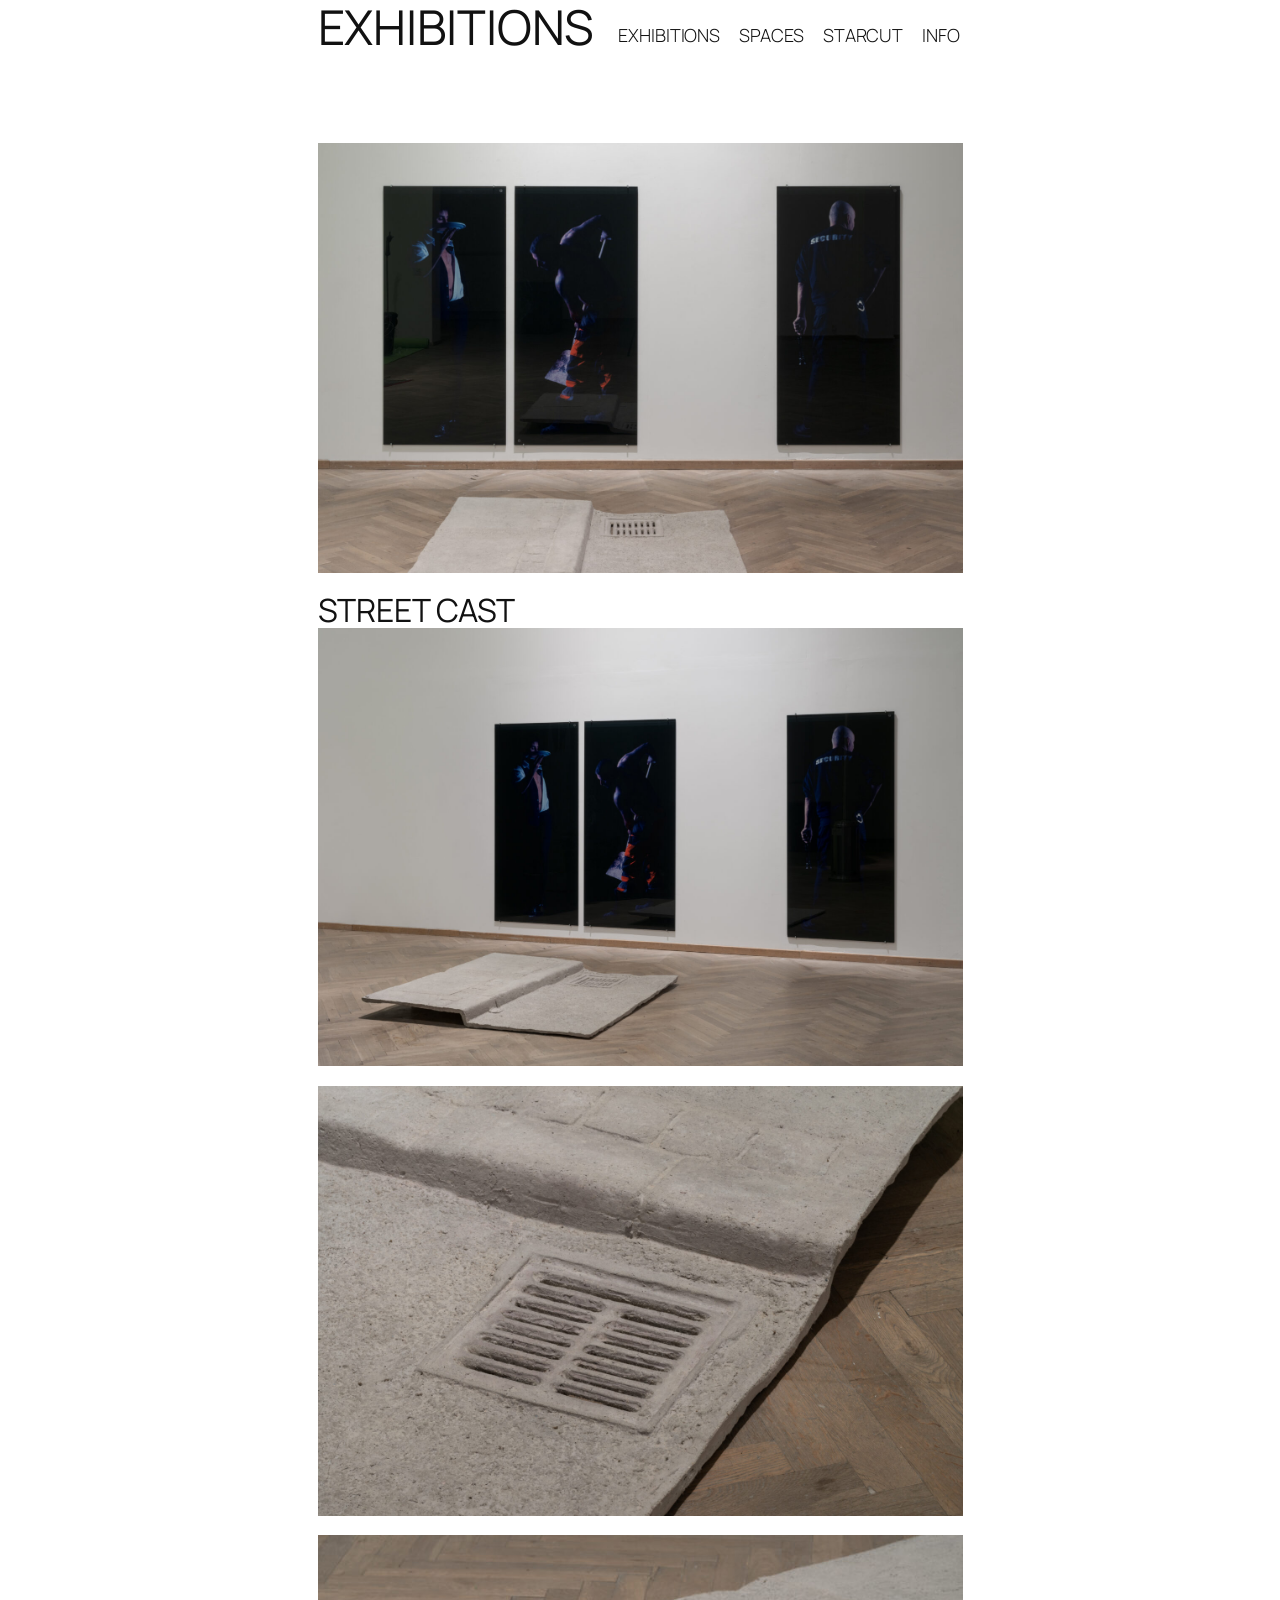
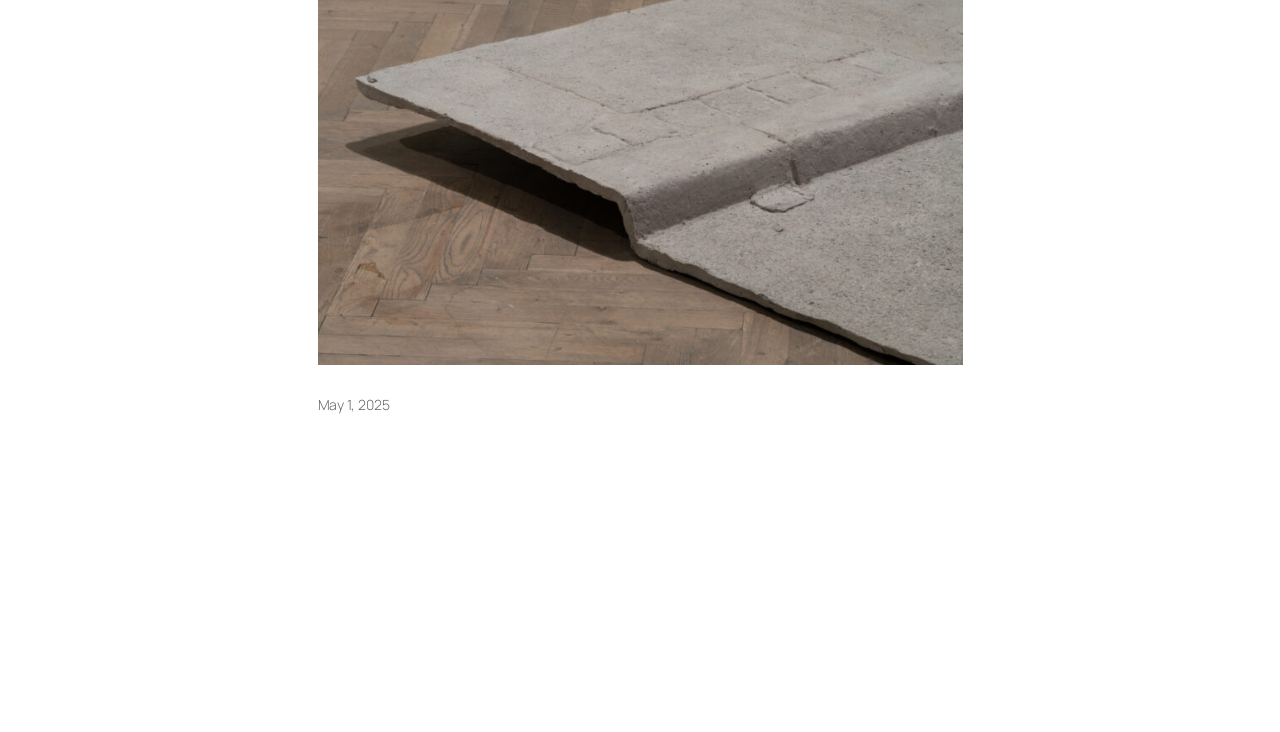
<file: category/exhibitions/index.html>
<!DOCTYPE html>
<html lang="en-US">
<head>
	<meta charset="UTF-8">
	<meta name="viewport" content="width=device-width, initial-scale=1">
<meta name="robots" content="max-image-preview:large">
	<style>img:is([sizes="auto" i], [sizes^="auto," i]) { contain-intrinsic-size: 3000px 1500px }</style>
	<title>EXHIBITIONS &ndash; Johan Bech Jespersen</title>
<link rel="alternate" type="application/rss+xml" title="Johan Bech Jespersen &raquo; Feed" href="http://johnny4sunny.github.io/feed/">
<link rel="alternate" type="application/rss+xml" title="Johan Bech Jespersen &raquo; Comments Feed" href="http://johnny4sunny.github.io/comments/feed/">
<link rel="alternate" type="application/rss+xml" title="Johan Bech Jespersen &raquo; EXHIBITIONS Category Feed" href="http://johnny4sunny.github.io/category/exhibitions/feed/">
<script>
window._wpemojiSettings = {"baseUrl":"https:\/\/s.w.org\/images\/core\/emoji\/15.1.0\/72x72\/","ext":".png","svgUrl":"https:\/\/s.w.org\/images\/core\/emoji\/15.1.0\/svg\/","svgExt":".svg","source":{"concatemoji":"http:\/\/johnny4sunny.github.io\/wp-includes\/js\/wp-emoji-release.min.js?ver=6.8.1"}};
/*! This file is auto-generated */
!function(i,n){var o,s,e;function c(e){try{var t={supportTests:e,timestamp:(new Date).valueOf()};sessionStorage.setItem(o,JSON.stringify(t))}catch(e){}}function p(e,t,n){e.clearRect(0,0,e.canvas.width,e.canvas.height),e.fillText(t,0,0);var t=new Uint32Array(e.getImageData(0,0,e.canvas.width,e.canvas.height).data),r=(e.clearRect(0,0,e.canvas.width,e.canvas.height),e.fillText(n,0,0),new Uint32Array(e.getImageData(0,0,e.canvas.width,e.canvas.height).data));return t.every(function(e,t){return e===r[t]})}function u(e,t,n){switch(t){case"flag":return n(e,"\ud83c\udff3\ufe0f\u200d\u26a7\ufe0f","\ud83c\udff3\ufe0f\u200b\u26a7\ufe0f")?!1:!n(e,"\ud83c\uddfa\ud83c\uddf3","\ud83c\uddfa\u200b\ud83c\uddf3")&&!n(e,"\ud83c\udff4\udb40\udc67\udb40\udc62\udb40\udc65\udb40\udc6e\udb40\udc67\udb40\udc7f","\ud83c\udff4\u200b\udb40\udc67\u200b\udb40\udc62\u200b\udb40\udc65\u200b\udb40\udc6e\u200b\udb40\udc67\u200b\udb40\udc7f");case"emoji":return!n(e,"\ud83d\udc26\u200d\ud83d\udd25","\ud83d\udc26\u200b\ud83d\udd25")}return!1}function f(e,t,n){var r="undefined"!=typeof WorkerGlobalScope&&self instanceof WorkerGlobalScope?new OffscreenCanvas(300,150):i.createElement("canvas"),a=r.getContext("2d",{willReadFrequently:!0}),o=(a.textBaseline="top",a.font="600 32px Arial",{});return e.forEach(function(e){o[e]=t(a,e,n)}),o}function t(e){var t=i.createElement("script");t.src=e,t.defer=!0,i.head.appendChild(t)}"undefined"!=typeof Promise&&(o="wpEmojiSettingsSupports",s=["flag","emoji"],n.supports={everything:!0,everythingExceptFlag:!0},e=new Promise(function(e){i.addEventListener("DOMContentLoaded",e,{once:!0})}),new Promise(function(t){var n=function(){try{var e=JSON.parse(sessionStorage.getItem(o));if("object"==typeof e&&"number"==typeof e.timestamp&&(new Date).valueOf()<e.timestamp+604800&&"object"==typeof e.supportTests)return e.supportTests}catch(e){}return null}();if(!n){if("undefined"!=typeof Worker&&"undefined"!=typeof OffscreenCanvas&&"undefined"!=typeof URL&&URL.createObjectURL&&"undefined"!=typeof Blob)try{var e="postMessage("+f.toString()+"("+[JSON.stringify(s),u.toString(),p.toString()].join(",")+"));",r=new Blob([e],{type:"text/javascript"}),a=new Worker(URL.createObjectURL(r),{name:"wpTestEmojiSupports"});return void(a.onmessage=function(e){c(n=e.data),a.terminate(),t(n)})}catch(e){}c(n=f(s,u,p))}t(n)}).then(function(e){for(var t in e)n.supports[t]=e[t],n.supports.everything=n.supports.everything&&n.supports[t],"flag"!==t&&(n.supports.everythingExceptFlag=n.supports.everythingExceptFlag&&n.supports[t]);n.supports.everythingExceptFlag=n.supports.everythingExceptFlag&&!n.supports.flag,n.DOMReady=!1,n.readyCallback=function(){n.DOMReady=!0}}).then(function(){return e}).then(function(){var e;n.supports.everything||(n.readyCallback(),(e=n.source||{}).concatemoji?t(e.concatemoji):e.wpemoji&&e.twemoji&&(t(e.twemoji),t(e.wpemoji)))}))}((window,document),window._wpemojiSettings);
</script>
<style id="wp-block-site-title-inline-css">
.wp-block-site-title{box-sizing:border-box}.wp-block-site-title :where(a){color:inherit;font-family:inherit;font-size:inherit;font-style:inherit;font-weight:inherit;letter-spacing:inherit;line-height:inherit;text-decoration:inherit}
</style>
<style id="wp-block-navigation-link-inline-css">
.wp-block-navigation .wp-block-navigation-item__label{overflow-wrap:break-word}.wp-block-navigation .wp-block-navigation-item__description{display:none}.link-ui-tools{border-top:1px solid #f0f0f0;padding:8px}.link-ui-block-inserter{padding-top:8px}.link-ui-block-inserter__back{margin-left:8px;text-transform:uppercase}
</style>
<link rel="stylesheet" id="wp-block-navigation-css" href="http://johnny4sunny.github.io/wp-includes/blocks/navigation/style.min.css?ver=6.8.1" media="all">
<style id="wp-block-group-inline-css">
.wp-block-group{box-sizing:border-box}:where(.wp-block-group.wp-block-group-is-layout-constrained){position:relative}
</style>
<style id="wp-block-query-title-inline-css">
.wp-block-query-title{box-sizing:border-box}
</style>
<style id="wp-block-term-description-inline-css">
:where(.wp-block-term-description){box-sizing:border-box;margin-bottom:var(--wp--style--block-gap);margin-top:var(--wp--style--block-gap)}.wp-block-term-description p{margin-bottom:0;margin-top:0}
</style>
<style id="wp-block-post-featured-image-inline-css">
.wp-block-post-featured-image{margin-left:0;margin-right:0}.wp-block-post-featured-image a{display:block;height:100%}.wp-block-post-featured-image :where(img){box-sizing:border-box;height:auto;max-width:100%;vertical-align:bottom;width:100%}.wp-block-post-featured-image.alignfull img,.wp-block-post-featured-image.alignwide img{width:100%}.wp-block-post-featured-image .wp-block-post-featured-image__overlay.has-background-dim{background-color:#000;inset:0;position:absolute}.wp-block-post-featured-image{position:relative}.wp-block-post-featured-image .wp-block-post-featured-image__overlay.has-background-gradient{background-color:initial}.wp-block-post-featured-image .wp-block-post-featured-image__overlay.has-background-dim-0{opacity:0}.wp-block-post-featured-image .wp-block-post-featured-image__overlay.has-background-dim-10{opacity:.1}.wp-block-post-featured-image .wp-block-post-featured-image__overlay.has-background-dim-20{opacity:.2}.wp-block-post-featured-image .wp-block-post-featured-image__overlay.has-background-dim-30{opacity:.3}.wp-block-post-featured-image .wp-block-post-featured-image__overlay.has-background-dim-40{opacity:.4}.wp-block-post-featured-image .wp-block-post-featured-image__overlay.has-background-dim-50{opacity:.5}.wp-block-post-featured-image .wp-block-post-featured-image__overlay.has-background-dim-60{opacity:.6}.wp-block-post-featured-image .wp-block-post-featured-image__overlay.has-background-dim-70{opacity:.7}.wp-block-post-featured-image .wp-block-post-featured-image__overlay.has-background-dim-80{opacity:.8}.wp-block-post-featured-image .wp-block-post-featured-image__overlay.has-background-dim-90{opacity:.9}.wp-block-post-featured-image .wp-block-post-featured-image__overlay.has-background-dim-100{opacity:1}.wp-block-post-featured-image:where(.alignleft,.alignright){width:100%}
</style>
<style id="wp-block-post-title-inline-css">
.wp-block-post-title{box-sizing:border-box;word-break:break-word}.wp-block-post-title :where(a){display:inline-block;font-family:inherit;font-size:inherit;font-style:inherit;font-weight:inherit;letter-spacing:inherit;line-height:inherit;text-decoration:inherit}
</style>
<style id="wp-block-image-inline-css">
.wp-block-image>a,.wp-block-image>figure>a{display:inline-block}.wp-block-image img{box-sizing:border-box;height:auto;max-width:100%;vertical-align:bottom}@media not (prefers-reduced-motion){.wp-block-image img.hide{visibility:hidden}.wp-block-image img.show{animation:show-content-image .4s}}.wp-block-image[style*=border-radius] img,.wp-block-image[style*=border-radius]>a{border-radius:inherit}.wp-block-image.has-custom-border img{box-sizing:border-box}.wp-block-image.aligncenter{text-align:center}.wp-block-image.alignfull>a,.wp-block-image.alignwide>a{width:100%}.wp-block-image.alignfull img,.wp-block-image.alignwide img{height:auto;width:100%}.wp-block-image .aligncenter,.wp-block-image .alignleft,.wp-block-image .alignright,.wp-block-image.aligncenter,.wp-block-image.alignleft,.wp-block-image.alignright{display:table}.wp-block-image .aligncenter>figcaption,.wp-block-image .alignleft>figcaption,.wp-block-image .alignright>figcaption,.wp-block-image.aligncenter>figcaption,.wp-block-image.alignleft>figcaption,.wp-block-image.alignright>figcaption{caption-side:bottom;display:table-caption}.wp-block-image .alignleft{float:left;margin:.5em 1em .5em 0}.wp-block-image .alignright{float:right;margin:.5em 0 .5em 1em}.wp-block-image .aligncenter{margin-left:auto;margin-right:auto}.wp-block-image :where(figcaption){margin-bottom:1em;margin-top:.5em}.wp-block-image.is-style-circle-mask img{border-radius:9999px}@supports ((-webkit-mask-image:none) or (mask-image:none)) or (-webkit-mask-image:none){.wp-block-image.is-style-circle-mask img{border-radius:0;-webkit-mask-image:url('data:image/svg+xml;utf8,<svg viewBox="0 0 100 100" xmlns="http://www.w3.org/2000/svg"><circle cx="50" cy="50" r="50"/>');mask-image:url('data:image/svg+xml;utf8,<svg viewBox="0 0 100 100" xmlns="http://www.w3.org/2000/svg"><circle cx="50" cy="50" r="50"/>');mask-mode:alpha;-webkit-mask-position:center;mask-position:center;-webkit-mask-repeat:no-repeat;mask-repeat:no-repeat;-webkit-mask-size:contain;mask-size:contain}}:root :where(.wp-block-image.is-style-rounded img,.wp-block-image .is-style-rounded img){border-radius:9999px}.wp-block-image figure{margin:0}.wp-lightbox-container{display:flex;flex-direction:column;position:relative}.wp-lightbox-container img{cursor:zoom-in}.wp-lightbox-container img:hover+button{opacity:1}.wp-lightbox-container button{align-items:center;-webkit-backdrop-filter:blur(16px) saturate(180%);backdrop-filter:blur(16px) saturate(180%);background-color:#5a5a5a40;border:none;border-radius:4px;cursor:zoom-in;display:flex;height:20px;justify-content:center;opacity:0;padding:0;position:absolute;right:16px;text-align:center;top:16px;width:20px;z-index:100}@media not (prefers-reduced-motion){.wp-lightbox-container button{transition:opacity .2s ease}}.wp-lightbox-container button:focus-visible{outline:3px auto #5a5a5a40;outline:3px auto -webkit-focus-ring-color;outline-offset:3px}.wp-lightbox-container button:hover{cursor:pointer;opacity:1}.wp-lightbox-container button:focus{opacity:1}.wp-lightbox-container button:focus,.wp-lightbox-container button:hover,.wp-lightbox-container button:not(:hover):not(:active):not(.has-background){background-color:#5a5a5a40;border:none}.wp-lightbox-overlay{box-sizing:border-box;cursor:zoom-out;height:100vh;left:0;overflow:hidden;position:fixed;top:0;visibility:hidden;width:100%;z-index:100000}.wp-lightbox-overlay .close-button{align-items:center;cursor:pointer;display:flex;justify-content:center;min-height:40px;min-width:40px;padding:0;position:absolute;right:calc(env(safe-area-inset-right) + 16px);top:calc(env(safe-area-inset-top) + 16px);z-index:5000000}.wp-lightbox-overlay .close-button:focus,.wp-lightbox-overlay .close-button:hover,.wp-lightbox-overlay .close-button:not(:hover):not(:active):not(.has-background){background:none;border:none}.wp-lightbox-overlay .lightbox-image-container{height:var(--wp--lightbox-container-height);left:50%;overflow:hidden;position:absolute;top:50%;transform:translate(-50%,-50%);transform-origin:top left;width:var(--wp--lightbox-container-width);z-index:9999999999}.wp-lightbox-overlay .wp-block-image{align-items:center;box-sizing:border-box;display:flex;height:100%;justify-content:center;margin:0;position:relative;transform-origin:0 0;width:100%;z-index:3000000}.wp-lightbox-overlay .wp-block-image img{height:var(--wp--lightbox-image-height);min-height:var(--wp--lightbox-image-height);min-width:var(--wp--lightbox-image-width);width:var(--wp--lightbox-image-width)}.wp-lightbox-overlay .wp-block-image figcaption{display:none}.wp-lightbox-overlay button{background:none;border:none}.wp-lightbox-overlay .scrim{background-color:#fff;height:100%;opacity:.9;position:absolute;width:100%;z-index:2000000}.wp-lightbox-overlay.active{visibility:visible}@media not (prefers-reduced-motion){.wp-lightbox-overlay.active{animation:turn-on-visibility .25s both}.wp-lightbox-overlay.active img{animation:turn-on-visibility .35s both}.wp-lightbox-overlay.show-closing-animation:not(.active){animation:turn-off-visibility .35s both}.wp-lightbox-overlay.show-closing-animation:not(.active) img{animation:turn-off-visibility .25s both}.wp-lightbox-overlay.zoom.active{animation:none;opacity:1;visibility:visible}.wp-lightbox-overlay.zoom.active .lightbox-image-container{animation:lightbox-zoom-in .4s}.wp-lightbox-overlay.zoom.active .lightbox-image-container img{animation:none}.wp-lightbox-overlay.zoom.active .scrim{animation:turn-on-visibility .4s forwards}.wp-lightbox-overlay.zoom.show-closing-animation:not(.active){animation:none}.wp-lightbox-overlay.zoom.show-closing-animation:not(.active) .lightbox-image-container{animation:lightbox-zoom-out .4s}.wp-lightbox-overlay.zoom.show-closing-animation:not(.active) .lightbox-image-container img{animation:none}.wp-lightbox-overlay.zoom.show-closing-animation:not(.active) .scrim{animation:turn-off-visibility .4s forwards}}@keyframes show-content-image{0%{visibility:hidden}99%{visibility:hidden}to{visibility:visible}}@keyframes turn-on-visibility{0%{opacity:0}to{opacity:1}}@keyframes turn-off-visibility{0%{opacity:1;visibility:visible}99%{opacity:0;visibility:visible}to{opacity:0;visibility:hidden}}@keyframes lightbox-zoom-in{0%{transform:translate(calc((-100vw + var(--wp--lightbox-scrollbar-width))/2 + var(--wp--lightbox-initial-left-position)),calc(-50vh + var(--wp--lightbox-initial-top-position))) scale(var(--wp--lightbox-scale))}to{transform:translate(-50%,-50%) scale(1)}}@keyframes lightbox-zoom-out{0%{transform:translate(-50%,-50%) scale(1);visibility:visible}99%{visibility:visible}to{transform:translate(calc((-100vw + var(--wp--lightbox-scrollbar-width))/2 + var(--wp--lightbox-initial-left-position)),calc(-50vh + var(--wp--lightbox-initial-top-position))) scale(var(--wp--lightbox-scale));visibility:hidden}}
</style>
<style id="wp-block-post-content-inline-css">
.wp-block-post-content{display:flow-root}
</style>
<style id="wp-block-post-date-inline-css">
.wp-block-post-date{box-sizing:border-box}
</style>
<style id="wp-block-post-template-inline-css">
.wp-block-post-template{box-sizing:border-box;list-style:none;margin-bottom:0;margin-top:0;max-width:100%;padding:0}.wp-block-post-template.is-flex-container{display:flex;flex-direction:row;flex-wrap:wrap;gap:1.25em}.wp-block-post-template.is-flex-container>li{margin:0;width:100%}@media (min-width:600px){.wp-block-post-template.is-flex-container.is-flex-container.columns-2>li{width:calc(50% - .625em)}.wp-block-post-template.is-flex-container.is-flex-container.columns-3>li{width:calc(33.33333% - .83333em)}.wp-block-post-template.is-flex-container.is-flex-container.columns-4>li{width:calc(25% - .9375em)}.wp-block-post-template.is-flex-container.is-flex-container.columns-5>li{width:calc(20% - 1em)}.wp-block-post-template.is-flex-container.is-flex-container.columns-6>li{width:calc(16.66667% - 1.04167em)}}@media (max-width:600px){.wp-block-post-template-is-layout-grid.wp-block-post-template-is-layout-grid.wp-block-post-template-is-layout-grid.wp-block-post-template-is-layout-grid{grid-template-columns:1fr}}.wp-block-post-template-is-layout-constrained>li>.alignright,.wp-block-post-template-is-layout-flow>li>.alignright{float:right;margin-inline-end:0;margin-inline-start:2em}.wp-block-post-template-is-layout-constrained>li>.alignleft,.wp-block-post-template-is-layout-flow>li>.alignleft{float:left;margin-inline-end:2em;margin-inline-start:0}.wp-block-post-template-is-layout-constrained>li>.aligncenter,.wp-block-post-template-is-layout-flow>li>.aligncenter{margin-inline-end:auto;margin-inline-start:auto}
</style>
<style id="wp-block-paragraph-inline-css">
.is-small-text{font-size:.875em}.is-regular-text{font-size:1em}.is-large-text{font-size:2.25em}.is-larger-text{font-size:3em}.has-drop-cap:not(:focus):first-letter{float:left;font-size:8.4em;font-style:normal;font-weight:100;line-height:.68;margin:.05em .1em 0 0;text-transform:uppercase}body.rtl .has-drop-cap:not(:focus):first-letter{float:none;margin-left:.1em}p.has-drop-cap.has-background{overflow:hidden}:root :where(p.has-background){padding:1.25em 2.375em}:where(p.has-text-color:not(.has-link-color)) a{color:inherit}p.has-text-align-left[style*="writing-mode:vertical-lr"],p.has-text-align-right[style*="writing-mode:vertical-rl"]{rotate:180deg}
</style>
<style id="wp-block-query-pagination-inline-css">
.wp-block-query-pagination.is-content-justification-space-between>.wp-block-query-pagination-next:last-of-type{margin-inline-start:auto}.wp-block-query-pagination.is-content-justification-space-between>.wp-block-query-pagination-previous:first-child{margin-inline-end:auto}.wp-block-query-pagination .wp-block-query-pagination-previous-arrow{display:inline-block;margin-right:1ch}.wp-block-query-pagination .wp-block-query-pagination-previous-arrow:not(.is-arrow-chevron){transform:scaleX(1)}.wp-block-query-pagination .wp-block-query-pagination-next-arrow{display:inline-block;margin-left:1ch}.wp-block-query-pagination .wp-block-query-pagination-next-arrow:not(.is-arrow-chevron){transform:scaleX(1)}.wp-block-query-pagination.aligncenter{justify-content:center}
</style>
<style id="wp-block-site-tagline-inline-css">
.wp-block-site-tagline{box-sizing:border-box}
</style>
<style id="wp-block-spacer-inline-css">
.wp-block-spacer{clear:both}
</style>
<style id="wp-block-columns-inline-css">
.wp-block-columns{align-items:normal!important;box-sizing:border-box;display:flex;flex-wrap:wrap!important}@media (min-width:782px){.wp-block-columns{flex-wrap:nowrap!important}}.wp-block-columns.are-vertically-aligned-top{align-items:flex-start}.wp-block-columns.are-vertically-aligned-center{align-items:center}.wp-block-columns.are-vertically-aligned-bottom{align-items:flex-end}@media (max-width:781px){.wp-block-columns:not(.is-not-stacked-on-mobile)>.wp-block-column{flex-basis:100%!important}}@media (min-width:782px){.wp-block-columns:not(.is-not-stacked-on-mobile)>.wp-block-column{flex-basis:0;flex-grow:1}.wp-block-columns:not(.is-not-stacked-on-mobile)>.wp-block-column[style*=flex-basis]{flex-grow:0}}.wp-block-columns.is-not-stacked-on-mobile{flex-wrap:nowrap!important}.wp-block-columns.is-not-stacked-on-mobile>.wp-block-column{flex-basis:0;flex-grow:1}.wp-block-columns.is-not-stacked-on-mobile>.wp-block-column[style*=flex-basis]{flex-grow:0}:where(.wp-block-columns){margin-bottom:1.75em}:where(.wp-block-columns.has-background){padding:1.25em 2.375em}.wp-block-column{flex-grow:1;min-width:0;overflow-wrap:break-word;word-break:break-word}.wp-block-column.is-vertically-aligned-top{align-self:flex-start}.wp-block-column.is-vertically-aligned-center{align-self:center}.wp-block-column.is-vertically-aligned-bottom{align-self:flex-end}.wp-block-column.is-vertically-aligned-stretch{align-self:stretch}.wp-block-column.is-vertically-aligned-bottom,.wp-block-column.is-vertically-aligned-center,.wp-block-column.is-vertically-aligned-top{width:100%}
</style>
<style id="wp-emoji-styles-inline-css">

	img.wp-smiley, img.emoji {
		display: inline !important;
		border: none !important;
		box-shadow: none !important;
		height: 1em !important;
		width: 1em !important;
		margin: 0 0.07em !important;
		vertical-align: -0.1em !important;
		background: none !important;
		padding: 0 !important;
	}
</style>
<style id="wp-block-library-inline-css">
:root{--wp-admin-theme-color:#007cba;--wp-admin-theme-color--rgb:0,124,186;--wp-admin-theme-color-darker-10:#006ba1;--wp-admin-theme-color-darker-10--rgb:0,107,161;--wp-admin-theme-color-darker-20:#005a87;--wp-admin-theme-color-darker-20--rgb:0,90,135;--wp-admin-border-width-focus:2px;--wp-block-synced-color:#7a00df;--wp-block-synced-color--rgb:122,0,223;--wp-bound-block-color:var(--wp-block-synced-color)}@media (min-resolution:192dpi){:root{--wp-admin-border-width-focus:1.5px}}.wp-element-button{cursor:pointer}:root{--wp--preset--font-size--normal:16px;--wp--preset--font-size--huge:42px}:root .has-very-light-gray-background-color{background-color:#eee}:root .has-very-dark-gray-background-color{background-color:#313131}:root .has-very-light-gray-color{color:#eee}:root .has-very-dark-gray-color{color:#313131}:root .has-vivid-green-cyan-to-vivid-cyan-blue-gradient-background{background:linear-gradient(135deg,#00d084,#0693e3)}:root .has-purple-crush-gradient-background{background:linear-gradient(135deg,#34e2e4,#4721fb 50%,#ab1dfe)}:root .has-hazy-dawn-gradient-background{background:linear-gradient(135deg,#faaca8,#dad0ec)}:root .has-subdued-olive-gradient-background{background:linear-gradient(135deg,#fafae1,#67a671)}:root .has-atomic-cream-gradient-background{background:linear-gradient(135deg,#fdd79a,#004a59)}:root .has-nightshade-gradient-background{background:linear-gradient(135deg,#330968,#31cdcf)}:root .has-midnight-gradient-background{background:linear-gradient(135deg,#020381,#2874fc)}.has-regular-font-size{font-size:1em}.has-larger-font-size{font-size:2.625em}.has-normal-font-size{font-size:var(--wp--preset--font-size--normal)}.has-huge-font-size{font-size:var(--wp--preset--font-size--huge)}.has-text-align-center{text-align:center}.has-text-align-left{text-align:left}.has-text-align-right{text-align:right}#end-resizable-editor-section{display:none}.aligncenter{clear:both}.items-justified-left{justify-content:flex-start}.items-justified-center{justify-content:center}.items-justified-right{justify-content:flex-end}.items-justified-space-between{justify-content:space-between}.screen-reader-text{border:0;clip-path:inset(50%);height:1px;margin:-1px;overflow:hidden;padding:0;position:absolute;width:1px;word-wrap:normal!important}.screen-reader-text:focus{background-color:#ddd;clip-path:none;color:#444;display:block;font-size:1em;height:auto;left:5px;line-height:normal;padding:15px 23px 14px;text-decoration:none;top:5px;width:auto;z-index:100000}html :where(.has-border-color){border-style:solid}html :where([style*=border-top-color]){border-top-style:solid}html :where([style*=border-right-color]){border-right-style:solid}html :where([style*=border-bottom-color]){border-bottom-style:solid}html :where([style*=border-left-color]){border-left-style:solid}html :where([style*=border-width]){border-style:solid}html :where([style*=border-top-width]){border-top-style:solid}html :where([style*=border-right-width]){border-right-style:solid}html :where([style*=border-bottom-width]){border-bottom-style:solid}html :where([style*=border-left-width]){border-left-style:solid}html :where(img[class*=wp-image-]){height:auto;max-width:100%}:where(figure){margin:0 0 1em}html :where(.is-position-sticky){--wp-admin--admin-bar--position-offset:var(--wp-admin--admin-bar--height,0px)}@media screen and (max-width:600px){html :where(.is-position-sticky){--wp-admin--admin-bar--position-offset:0px}}
</style>
<style id="global-styles-inline-css">
:root{--wp--preset--aspect-ratio--square: 1;--wp--preset--aspect-ratio--4-3: 4/3;--wp--preset--aspect-ratio--3-4: 3/4;--wp--preset--aspect-ratio--3-2: 3/2;--wp--preset--aspect-ratio--2-3: 2/3;--wp--preset--aspect-ratio--16-9: 16/9;--wp--preset--aspect-ratio--9-16: 9/16;--wp--preset--color--black: #000000;--wp--preset--color--cyan-bluish-gray: #abb8c3;--wp--preset--color--white: #ffffff;--wp--preset--color--pale-pink: #f78da7;--wp--preset--color--vivid-red: #cf2e2e;--wp--preset--color--luminous-vivid-orange: #ff6900;--wp--preset--color--luminous-vivid-amber: #fcb900;--wp--preset--color--light-green-cyan: #7bdcb5;--wp--preset--color--vivid-green-cyan: #00d084;--wp--preset--color--pale-cyan-blue: #8ed1fc;--wp--preset--color--vivid-cyan-blue: #0693e3;--wp--preset--color--vivid-purple: #9b51e0;--wp--preset--color--base: #FFFFFF;--wp--preset--color--contrast: #111111;--wp--preset--color--accent-1: #FFEE58;--wp--preset--color--accent-2: #F6CFF4;--wp--preset--color--accent-3: #503AA8;--wp--preset--color--accent-4: #686868;--wp--preset--color--accent-5: #FBFAF3;--wp--preset--color--accent-6: color-mix(in srgb, currentColor 20%, transparent);--wp--preset--gradient--vivid-cyan-blue-to-vivid-purple: linear-gradient(135deg,rgba(6,147,227,1) 0%,rgb(155,81,224) 100%);--wp--preset--gradient--light-green-cyan-to-vivid-green-cyan: linear-gradient(135deg,rgb(122,220,180) 0%,rgb(0,208,130) 100%);--wp--preset--gradient--luminous-vivid-amber-to-luminous-vivid-orange: linear-gradient(135deg,rgba(252,185,0,1) 0%,rgba(255,105,0,1) 100%);--wp--preset--gradient--luminous-vivid-orange-to-vivid-red: linear-gradient(135deg,rgba(255,105,0,1) 0%,rgb(207,46,46) 100%);--wp--preset--gradient--very-light-gray-to-cyan-bluish-gray: linear-gradient(135deg,rgb(238,238,238) 0%,rgb(169,184,195) 100%);--wp--preset--gradient--cool-to-warm-spectrum: linear-gradient(135deg,rgb(74,234,220) 0%,rgb(151,120,209) 20%,rgb(207,42,186) 40%,rgb(238,44,130) 60%,rgb(251,105,98) 80%,rgb(254,248,76) 100%);--wp--preset--gradient--blush-light-purple: linear-gradient(135deg,rgb(255,206,236) 0%,rgb(152,150,240) 100%);--wp--preset--gradient--blush-bordeaux: linear-gradient(135deg,rgb(254,205,165) 0%,rgb(254,45,45) 50%,rgb(107,0,62) 100%);--wp--preset--gradient--luminous-dusk: linear-gradient(135deg,rgb(255,203,112) 0%,rgb(199,81,192) 50%,rgb(65,88,208) 100%);--wp--preset--gradient--pale-ocean: linear-gradient(135deg,rgb(255,245,203) 0%,rgb(182,227,212) 50%,rgb(51,167,181) 100%);--wp--preset--gradient--electric-grass: linear-gradient(135deg,rgb(202,248,128) 0%,rgb(113,206,126) 100%);--wp--preset--gradient--midnight: linear-gradient(135deg,rgb(2,3,129) 0%,rgb(40,116,252) 100%);--wp--preset--font-size--small: 0.875rem;--wp--preset--font-size--medium: clamp(1rem, 1rem + ((1vw - 0.2rem) * 0.625), 1.125rem);--wp--preset--font-size--large: clamp(1.125rem, 1.125rem + ((1vw - 0.2rem) * 1.25), 1.375rem);--wp--preset--font-size--x-large: clamp(1.75rem, 1.75rem + ((1vw - 0.2rem) * 1.25), 2rem);--wp--preset--font-size--xx-large: clamp(2.15rem, 2.15rem + ((1vw - 0.2rem) * 4.25), 3rem);--wp--preset--font-family--manrope: Manrope, sans-serif;--wp--preset--font-family--fira-code: "Fira Code", monospace;--wp--preset--spacing--20: 10px;--wp--preset--spacing--30: 20px;--wp--preset--spacing--40: 30px;--wp--preset--spacing--50: clamp(30px, 5vw, 50px);--wp--preset--spacing--60: clamp(30px, 7vw, 70px);--wp--preset--spacing--70: clamp(50px, 7vw, 90px);--wp--preset--spacing--80: clamp(70px, 10vw, 140px);--wp--preset--shadow--natural: 6px 6px 9px rgba(0, 0, 0, 0.2);--wp--preset--shadow--deep: 12px 12px 50px rgba(0, 0, 0, 0.4);--wp--preset--shadow--sharp: 6px 6px 0px rgba(0, 0, 0, 0.2);--wp--preset--shadow--outlined: 6px 6px 0px -3px rgba(255, 255, 255, 1), 6px 6px rgba(0, 0, 0, 1);--wp--preset--shadow--crisp: 6px 6px 0px rgba(0, 0, 0, 1);}:root { --wp--style--global--content-size: 645px;--wp--style--global--wide-size: 640px; }:where(body) { margin: 0; }.wp-site-blocks { padding-top: var(--wp--style--root--padding-top); padding-bottom: var(--wp--style--root--padding-bottom); }.has-global-padding { padding-right: var(--wp--style--root--padding-right); padding-left: var(--wp--style--root--padding-left); }.has-global-padding > .alignfull { margin-right: calc(var(--wp--style--root--padding-right) * -1); margin-left: calc(var(--wp--style--root--padding-left) * -1); }.has-global-padding :where(:not(.alignfull.is-layout-flow) > .has-global-padding:not(.wp-block-block, .alignfull)) { padding-right: 0; padding-left: 0; }.has-global-padding :where(:not(.alignfull.is-layout-flow) > .has-global-padding:not(.wp-block-block, .alignfull)) > .alignfull { margin-left: 0; margin-right: 0; }.wp-site-blocks > .alignleft { float: left; margin-right: 2em; }.wp-site-blocks > .alignright { float: right; margin-left: 2em; }.wp-site-blocks > .aligncenter { justify-content: center; margin-left: auto; margin-right: auto; }:where(.wp-site-blocks) > * { margin-block-start: 1.2rem; margin-block-end: 0; }:where(.wp-site-blocks) > :first-child { margin-block-start: 0; }:where(.wp-site-blocks) > :last-child { margin-block-end: 0; }:root { --wp--style--block-gap: 1.2rem; }:root :where(.is-layout-flow) > :first-child{margin-block-start: 0;}:root :where(.is-layout-flow) > :last-child{margin-block-end: 0;}:root :where(.is-layout-flow) > *{margin-block-start: 1.2rem;margin-block-end: 0;}:root :where(.is-layout-constrained) > :first-child{margin-block-start: 0;}:root :where(.is-layout-constrained) > :last-child{margin-block-end: 0;}:root :where(.is-layout-constrained) > *{margin-block-start: 1.2rem;margin-block-end: 0;}:root :where(.is-layout-flex){gap: 1.2rem;}:root :where(.is-layout-grid){gap: 1.2rem;}.is-layout-flow > .alignleft{float: left;margin-inline-start: 0;margin-inline-end: 2em;}.is-layout-flow > .alignright{float: right;margin-inline-start: 2em;margin-inline-end: 0;}.is-layout-flow > .aligncenter{margin-left: auto !important;margin-right: auto !important;}.is-layout-constrained > .alignleft{float: left;margin-inline-start: 0;margin-inline-end: 2em;}.is-layout-constrained > .alignright{float: right;margin-inline-start: 2em;margin-inline-end: 0;}.is-layout-constrained > .aligncenter{margin-left: auto !important;margin-right: auto !important;}.is-layout-constrained > :where(:not(.alignleft):not(.alignright):not(.alignfull)){max-width: var(--wp--style--global--content-size);margin-left: auto !important;margin-right: auto !important;}.is-layout-constrained > .alignwide{max-width: var(--wp--style--global--wide-size);}body .is-layout-flex{display: flex;}.is-layout-flex{flex-wrap: wrap;align-items: center;}.is-layout-flex > :is(*, div){margin: 0;}body .is-layout-grid{display: grid;}.is-layout-grid > :is(*, div){margin: 0;}body{background-color: var(--wp--preset--color--base);color: var(--wp--preset--color--contrast);font-family: var(--wp--preset--font-family--manrope);font-size: var(--wp--preset--font-size--large);font-weight: 300;letter-spacing: -0.1px;line-height: 1.4;--wp--style--root--padding-top: 0px;--wp--style--root--padding-right: var(--wp--preset--spacing--50);--wp--style--root--padding-bottom: 0px;--wp--style--root--padding-left: var(--wp--preset--spacing--50);}a:where(:not(.wp-element-button)){color: currentColor;text-decoration: underline;}:root :where(a:where(:not(.wp-element-button)):hover){text-decoration: none;}h1, h2, h3, h4, h5, h6{font-weight: 400;letter-spacing: -0.1px;line-height: 1.125;}h1{font-size: var(--wp--preset--font-size--xx-large);}h2{font-size: var(--wp--preset--font-size--x-large);}h3{font-size: var(--wp--preset--font-size--large);}h4{font-size: var(--wp--preset--font-size--medium);}h5{font-size: var(--wp--preset--font-size--small);letter-spacing: 0.5px;}h6{font-size: var(--wp--preset--font-size--small);font-weight: 700;letter-spacing: 1.4px;text-transform: uppercase;}:root :where(.wp-element-button, .wp-block-button__link){background-color: var(--wp--preset--color--contrast);border-width: 0;color: var(--wp--preset--color--base);font-family: inherit;font-size: var(--wp--preset--font-size--medium);line-height: inherit;padding-top: 1rem;padding-right: 2.25rem;padding-bottom: 1rem;padding-left: 2.25rem;text-decoration: none;}:root :where(.wp-element-button:hover, .wp-block-button__link:hover){background-color: color-mix(in srgb, var(--wp--preset--color--contrast) 85%, transparent);border-color: transparent;color: var(--wp--preset--color--base);}:root :where(.wp-element-button:focus, .wp-block-button__link:focus){outline-color: var(--wp--preset--color--accent-4);outline-offset: 2px;}:root :where(.wp-element-caption, .wp-block-audio figcaption, .wp-block-embed figcaption, .wp-block-gallery figcaption, .wp-block-image figcaption, .wp-block-table figcaption, .wp-block-video figcaption){font-size: var(--wp--preset--font-size--small);line-height: 1.4;}.has-black-color{color: var(--wp--preset--color--black) !important;}.has-cyan-bluish-gray-color{color: var(--wp--preset--color--cyan-bluish-gray) !important;}.has-white-color{color: var(--wp--preset--color--white) !important;}.has-pale-pink-color{color: var(--wp--preset--color--pale-pink) !important;}.has-vivid-red-color{color: var(--wp--preset--color--vivid-red) !important;}.has-luminous-vivid-orange-color{color: var(--wp--preset--color--luminous-vivid-orange) !important;}.has-luminous-vivid-amber-color{color: var(--wp--preset--color--luminous-vivid-amber) !important;}.has-light-green-cyan-color{color: var(--wp--preset--color--light-green-cyan) !important;}.has-vivid-green-cyan-color{color: var(--wp--preset--color--vivid-green-cyan) !important;}.has-pale-cyan-blue-color{color: var(--wp--preset--color--pale-cyan-blue) !important;}.has-vivid-cyan-blue-color{color: var(--wp--preset--color--vivid-cyan-blue) !important;}.has-vivid-purple-color{color: var(--wp--preset--color--vivid-purple) !important;}.has-base-color{color: var(--wp--preset--color--base) !important;}.has-contrast-color{color: var(--wp--preset--color--contrast) !important;}.has-accent-1-color{color: var(--wp--preset--color--accent-1) !important;}.has-accent-2-color{color: var(--wp--preset--color--accent-2) !important;}.has-accent-3-color{color: var(--wp--preset--color--accent-3) !important;}.has-accent-4-color{color: var(--wp--preset--color--accent-4) !important;}.has-accent-5-color{color: var(--wp--preset--color--accent-5) !important;}.has-accent-6-color{color: var(--wp--preset--color--accent-6) !important;}.has-black-background-color{background-color: var(--wp--preset--color--black) !important;}.has-cyan-bluish-gray-background-color{background-color: var(--wp--preset--color--cyan-bluish-gray) !important;}.has-white-background-color{background-color: var(--wp--preset--color--white) !important;}.has-pale-pink-background-color{background-color: var(--wp--preset--color--pale-pink) !important;}.has-vivid-red-background-color{background-color: var(--wp--preset--color--vivid-red) !important;}.has-luminous-vivid-orange-background-color{background-color: var(--wp--preset--color--luminous-vivid-orange) !important;}.has-luminous-vivid-amber-background-color{background-color: var(--wp--preset--color--luminous-vivid-amber) !important;}.has-light-green-cyan-background-color{background-color: var(--wp--preset--color--light-green-cyan) !important;}.has-vivid-green-cyan-background-color{background-color: var(--wp--preset--color--vivid-green-cyan) !important;}.has-pale-cyan-blue-background-color{background-color: var(--wp--preset--color--pale-cyan-blue) !important;}.has-vivid-cyan-blue-background-color{background-color: var(--wp--preset--color--vivid-cyan-blue) !important;}.has-vivid-purple-background-color{background-color: var(--wp--preset--color--vivid-purple) !important;}.has-base-background-color{background-color: var(--wp--preset--color--base) !important;}.has-contrast-background-color{background-color: var(--wp--preset--color--contrast) !important;}.has-accent-1-background-color{background-color: var(--wp--preset--color--accent-1) !important;}.has-accent-2-background-color{background-color: var(--wp--preset--color--accent-2) !important;}.has-accent-3-background-color{background-color: var(--wp--preset--color--accent-3) !important;}.has-accent-4-background-color{background-color: var(--wp--preset--color--accent-4) !important;}.has-accent-5-background-color{background-color: var(--wp--preset--color--accent-5) !important;}.has-accent-6-background-color{background-color: var(--wp--preset--color--accent-6) !important;}.has-black-border-color{border-color: var(--wp--preset--color--black) !important;}.has-cyan-bluish-gray-border-color{border-color: var(--wp--preset--color--cyan-bluish-gray) !important;}.has-white-border-color{border-color: var(--wp--preset--color--white) !important;}.has-pale-pink-border-color{border-color: var(--wp--preset--color--pale-pink) !important;}.has-vivid-red-border-color{border-color: var(--wp--preset--color--vivid-red) !important;}.has-luminous-vivid-orange-border-color{border-color: var(--wp--preset--color--luminous-vivid-orange) !important;}.has-luminous-vivid-amber-border-color{border-color: var(--wp--preset--color--luminous-vivid-amber) !important;}.has-light-green-cyan-border-color{border-color: var(--wp--preset--color--light-green-cyan) !important;}.has-vivid-green-cyan-border-color{border-color: var(--wp--preset--color--vivid-green-cyan) !important;}.has-pale-cyan-blue-border-color{border-color: var(--wp--preset--color--pale-cyan-blue) !important;}.has-vivid-cyan-blue-border-color{border-color: var(--wp--preset--color--vivid-cyan-blue) !important;}.has-vivid-purple-border-color{border-color: var(--wp--preset--color--vivid-purple) !important;}.has-base-border-color{border-color: var(--wp--preset--color--base) !important;}.has-contrast-border-color{border-color: var(--wp--preset--color--contrast) !important;}.has-accent-1-border-color{border-color: var(--wp--preset--color--accent-1) !important;}.has-accent-2-border-color{border-color: var(--wp--preset--color--accent-2) !important;}.has-accent-3-border-color{border-color: var(--wp--preset--color--accent-3) !important;}.has-accent-4-border-color{border-color: var(--wp--preset--color--accent-4) !important;}.has-accent-5-border-color{border-color: var(--wp--preset--color--accent-5) !important;}.has-accent-6-border-color{border-color: var(--wp--preset--color--accent-6) !important;}.has-vivid-cyan-blue-to-vivid-purple-gradient-background{background: var(--wp--preset--gradient--vivid-cyan-blue-to-vivid-purple) !important;}.has-light-green-cyan-to-vivid-green-cyan-gradient-background{background: var(--wp--preset--gradient--light-green-cyan-to-vivid-green-cyan) !important;}.has-luminous-vivid-amber-to-luminous-vivid-orange-gradient-background{background: var(--wp--preset--gradient--luminous-vivid-amber-to-luminous-vivid-orange) !important;}.has-luminous-vivid-orange-to-vivid-red-gradient-background{background: var(--wp--preset--gradient--luminous-vivid-orange-to-vivid-red) !important;}.has-very-light-gray-to-cyan-bluish-gray-gradient-background{background: var(--wp--preset--gradient--very-light-gray-to-cyan-bluish-gray) !important;}.has-cool-to-warm-spectrum-gradient-background{background: var(--wp--preset--gradient--cool-to-warm-spectrum) !important;}.has-blush-light-purple-gradient-background{background: var(--wp--preset--gradient--blush-light-purple) !important;}.has-blush-bordeaux-gradient-background{background: var(--wp--preset--gradient--blush-bordeaux) !important;}.has-luminous-dusk-gradient-background{background: var(--wp--preset--gradient--luminous-dusk) !important;}.has-pale-ocean-gradient-background{background: var(--wp--preset--gradient--pale-ocean) !important;}.has-electric-grass-gradient-background{background: var(--wp--preset--gradient--electric-grass) !important;}.has-midnight-gradient-background{background: var(--wp--preset--gradient--midnight) !important;}.has-small-font-size{font-size: var(--wp--preset--font-size--small) !important;}.has-medium-font-size{font-size: var(--wp--preset--font-size--medium) !important;}.has-large-font-size{font-size: var(--wp--preset--font-size--large) !important;}.has-x-large-font-size{font-size: var(--wp--preset--font-size--x-large) !important;}.has-xx-large-font-size{font-size: var(--wp--preset--font-size--xx-large) !important;}.has-manrope-font-family{font-family: var(--wp--preset--font-family--manrope) !important;}.has-fira-code-font-family{font-family: var(--wp--preset--font-family--fira-code) !important;}/* Remove entry content from home page */
.home .entry-content {
  display: none;
}

.single .wp-block-post-featured-image {
  display: none;
}

.it-display-none {
display: none!important;
}

.page-template main .entry-content {
  align-content: center;
}

header + ul {
  justify-content: center;
  margin-left: auto;
  margin-right: auto;
  display: flex;
  width: 100%;
  justify-content: end;
  width: 1340px;
  padding-left: ;
  font-size: 0.8em;
}

header + ul .cat-item {
  padding-left: 22px;
}

.archive header .wp-block-site-title {
  visibility: hidden;
}

.single header .wp-block-site-title, .home header .wp-block-site-title {
  visibility: visible;
}

header {
  position: fixed;
width: 100%;
z-index: 999999;
}

.has-global-padding {
  margin-top: 0 !important;
  padding-bottom: 0 !important;
}

.home .wp-block-post {
  margin-top: 0;
}

.home .wp-block-group {
text-align: center;
  padding-top: 0px !important;
}

.home .post > div {
display: flex;
flex-wrap: nowrap;
flex-direction: column-reverse;
}

.home .post h2 {
max-width: 640px;
width: 100%;
}

.home .post:not(:first-child) h2 {
margin-top: 0; 
}

:root :where(.wp-block-columns-is-layout-flow) > :first-child{margin-block-start: 0;}:root :where(.wp-block-columns-is-layout-flow) > :last-child{margin-block-end: 0;}:root :where(.wp-block-columns-is-layout-flow) > *{margin-block-start: var(--wp--preset--spacing--50);margin-block-end: 0;}:root :where(.wp-block-columns-is-layout-constrained) > :first-child{margin-block-start: 0;}:root :where(.wp-block-columns-is-layout-constrained) > :last-child{margin-block-end: 0;}:root :where(.wp-block-columns-is-layout-constrained) > *{margin-block-start: var(--wp--preset--spacing--50);margin-block-end: 0;}:root :where(.wp-block-columns-is-layout-flex){gap: var(--wp--preset--spacing--50);}:root :where(.wp-block-columns-is-layout-grid){gap: var(--wp--preset--spacing--50);}
:root :where(.wp-block-post-date){color: var(--wp--preset--color--accent-4);font-size: var(--wp--preset--font-size--small);}
:root :where(.wp-block-post-date a:where(:not(.wp-element-button))){color: var(--wp--preset--color--accent-4);text-decoration: none;}
:root :where(.wp-block-post-date a:where(:not(.wp-element-button)):hover){text-decoration: underline;}
:root :where(.wp-block-post-title a:where(:not(.wp-element-button))){text-decoration: none;}
:root :where(.wp-block-post-title a:where(:not(.wp-element-button)):hover){text-decoration: underline;}
:root :where(.wp-block-query-pagination){font-size: var(--wp--preset--font-size--medium);font-weight: 500;}
:root :where(.wp-block-site-tagline){font-size: var(--wp--preset--font-size--medium);}
:root :where(.wp-block-site-title){font-weight: 700;letter-spacing: -.5px;}
:root :where(.wp-block-site-title a:where(:not(.wp-element-button))){text-decoration: none;}
:root :where(.wp-block-site-title a:where(:not(.wp-element-button)):hover){text-decoration: underline;}
:root :where(.wp-block-term-description){font-size: var(--wp--preset--font-size--medium);}
:root :where(.wp-block-navigation){font-size: var(--wp--preset--font-size--medium);}
:root :where(.wp-block-navigation a:where(:not(.wp-element-button))){text-decoration: none;}
:root :where(.wp-block-navigation a:where(:not(.wp-element-button)):hover){text-decoration: underline;}
</style>
<style id="core-block-supports-inline-css">
.wp-container-core-navigation-is-layout-fc306653{justify-content:flex-end;}.wp-container-core-group-is-layout-f4c28e8b{flex-wrap:nowrap;gap:var(--wp--preset--spacing--10);justify-content:flex-end;}.wp-container-core-group-is-layout-8165f36a{flex-wrap:nowrap;justify-content:space-between;}.wp-container-core-columns-is-layout-28f84493{flex-wrap:nowrap;}.wp-container-core-group-is-layout-e5edad21{justify-content:space-between;align-items:flex-start;}.wp-container-core-group-is-layout-91e87306{gap:var(--wp--preset--spacing--20);justify-content:space-between;}
</style>
<style id="wp-block-template-skip-link-inline-css">

		.skip-link.screen-reader-text {
			border: 0;
			clip-path: inset(50%);
			height: 1px;
			margin: -1px;
			overflow: hidden;
			padding: 0;
			position: absolute !important;
			width: 1px;
			word-wrap: normal !important;
		}

		.skip-link.screen-reader-text:focus {
			background-color: #eee;
			clip-path: none;
			color: #444;
			display: block;
			font-size: 1em;
			height: auto;
			left: 5px;
			line-height: normal;
			padding: 15px 23px 14px;
			text-decoration: none;
			top: 5px;
			width: auto;
			z-index: 100000;
		}
</style>
<link rel="stylesheet" id="twentytwentyfive-style-css" href="http://johnny4sunny.github.io/wp-content/themes/twentytwentyfive/style.css?ver=1.2" media="all">
<link rel="https://api.w.org/" href="http://johnny4sunny.github.io/wp-json/"><link rel="alternate" title="JSON" type="application/json" href="http://johnny4sunny.github.io/wp-json/wp/v2/categories/3"><link rel="EditURI" type="application/rsd+xml" title="RSD" href="http://johnny4sunny.github.io/xmlrpc.php?rsd">
<meta name="generator" content="WordPress 6.8.1">
<script type="importmap" id="wp-importmap">
{"imports":{"@wordpress\/interactivity":"http:\/\/johnny4sunny.github.io\/wp-includes\/js\/dist\/script-modules\/interactivity\/index.min.js?ver=55aebb6e0a16726baffb"}}
</script>
<script type="module" src="http://johnny4sunny.github.io/wp-includes/js/dist/script-modules/block-library/navigation/view.min.js?ver=61572d447d60c0aa5240" id="@wordpress/block-library/navigation/view-js-module"></script>
<link rel="modulepreload" href="http://johnny4sunny.github.io/wp-includes/js/dist/script-modules/interactivity/index.min.js?ver=55aebb6e0a16726baffb" id="@wordpress/interactivity-js-modulepreload"><style class="wp-fonts-local">
@font-face{font-family:Manrope;font-style:normal;font-weight:200 800;font-display:fallback;src:url('http://johnny4sunny.github.io/wp-content/themes/twentytwentyfive/assets/fonts/manrope/Manrope-VariableFont_wght.woff2') format('woff2');}
@font-face{font-family:"Fira Code";font-style:normal;font-weight:300 700;font-display:fallback;src:url('http://johnny4sunny.github.io/wp-content/themes/twentytwentyfive/assets/fonts/fira-code/FiraCode-VariableFont_wght.woff2') format('woff2');}
</style>
</head>

<body class="archive category category-exhibitions category-3 wp-embed-responsive wp-theme-twentytwentyfive">

<div class="wp-site-blocks"><header class="wp-block-template-part">
<div class="wp-block-group alignfull is-layout-flow wp-block-group-is-layout-flow">
	
	<div class="wp-block-group has-global-padding is-layout-constrained wp-block-group-is-layout-constrained">
		
		<div class="wp-block-group alignwide is-content-justification-space-between is-nowrap is-layout-flex wp-container-core-group-is-layout-8165f36a wp-block-group-is-layout-flex" style="padding-top:var(--wp--preset--spacing--30);padding-bottom:var(--wp--preset--spacing--30)">
			<p class="wp-block-site-title"><a href="http://johnny4sunny.github.io/" target="_self" rel="home">Johan Bech Jespersen</a></p>
			
			<div class="wp-block-group is-content-justification-right is-nowrap is-layout-flex wp-container-core-group-is-layout-f4c28e8b wp-block-group-is-layout-flex">
				<nav class="is-responsive items-justified-right wp-block-navigation is-content-justification-right is-layout-flex wp-container-core-navigation-is-layout-fc306653 wp-block-navigation-is-layout-flex" data-wp-interactive="core/navigation" data-wp-context='{"overlayOpenedBy":{"click":false,"hover":false,"focus":false},"type":"overlay","roleAttribute":"","ariaLabel":"Menu"}'><button aria-haspopup="dialog" aria-label="Open menu" class="wp-block-navigation__responsive-container-open" data-wp-on-async--click="actions.openMenuOnClick" data-wp-on--keydown="actions.handleMenuKeydown"><svg width="24" height="24" xmlns="http://www.w3.org/2000/svg" viewbox="0 0 24 24" aria-hidden="true" focusable="false"><rect x="4" y="7.5" width="16" height="1.5"></rect><rect x="4" y="15" width="16" height="1.5"></rect></svg></button>
				<div class="wp-block-navigation__responsive-container  has-text-color has-contrast-color has-background has-base-background-color" id="modal-1" data-wp-class--has-modal-open="state.isMenuOpen" data-wp-class--is-menu-open="state.isMenuOpen" data-wp-watch="callbacks.initMenu" data-wp-on--keydown="actions.handleMenuKeydown" data-wp-on-async--focusout="actions.handleMenuFocusout" tabindex="-1">
					<div class="wp-block-navigation__responsive-close" tabindex="-1">
						<div class="wp-block-navigation__responsive-dialog" data-wp-bind--aria-modal="state.ariaModal" data-wp-bind--aria-label="state.ariaLabel" data-wp-bind--role="state.roleAttribute">
							<button aria-label="Close menu" class="wp-block-navigation__responsive-container-close" data-wp-on-async--click="actions.closeMenuOnClick"><svg xmlns="http://www.w3.org/2000/svg" viewbox="0 0 24 24" width="24" height="24" aria-hidden="true" focusable="false"><path d="m13.06 12 6.47-6.47-1.06-1.06L12 10.94 5.53 4.47 4.47 5.53 10.94 12l-6.47 6.47 1.06 1.06L12 13.06l6.47 6.47 1.06-1.06L13.06 12Z"></path></svg></button>
							<div class="wp-block-navigation__responsive-container-content" data-wp-watch="callbacks.focusFirstElement" id="modal-1-content">
								<ul class="wp-block-navigation__container is-responsive items-justified-right wp-block-navigation"><li class=" wp-block-navigation-item wp-block-navigation-link"><a class="wp-block-navigation-item__content" href="http://johnny4sunny.github.io/category/exhibitions/"><span class="wp-block-navigation-item__label">EXHIBITIONS</span></a></li><li class=" wp-block-navigation-item wp-block-navigation-link"><a class="wp-block-navigation-item__content" href="http://johnny4sunny.github.io/category/spaces/"><span class="wp-block-navigation-item__label">SPACES</span></a></li><li class=" wp-block-navigation-item wp-block-navigation-link"><a class="wp-block-navigation-item__content" href="http://johnny4sunny.github.io/category/starcut/"><span class="wp-block-navigation-item__label">STARCUT</span></a></li><li class=" wp-block-navigation-item wp-block-navigation-link"><a class="wp-block-navigation-item__content" href="http://johnny4sunny.github.io/info-contact/"><span class="wp-block-navigation-item__label">INFO</span></a></li></ul>
							</div>
						</div>
					</div>
				</div></nav>
			</div>
			
		</div>
		
	</div>
	
</div>


</header>


<main class="wp-block-group has-global-padding is-layout-constrained wp-block-group-is-layout-constrained" style="margin-top:var(--wp--preset--spacing--60)"><h1 class="wp-block-query-title">EXHIBITIONS</h1>




<div class="wp-block-query alignfull is-layout-flow wp-block-query-is-layout-flow"><ul class="alignfull wp-block-post-template is-layout-flow wp-block-post-template-is-layout-flow"><li class="wp-block-post post-1 post type-post status-publish format-standard has-post-thumbnail hentry category-exhibitions">

<div class="wp-block-group alignfull has-global-padding is-layout-constrained wp-block-group-is-layout-constrained" style="padding-top:var(--wp--preset--spacing--60);padding-bottom:var(--wp--preset--spacing--60)"><figure style="aspect-ratio:3/2;" class="wp-block-post-featured-image"><a href="http://johnny4sunny.github.io/street-cast/" target="_self"><img width="2560" height="2560" src="http://johnny4sunny.github.io/wp-content/uploads/2025/05/Afgang24_052_Photo-by-David-Stjernholm-scaled.jpg" class="attachment-post-thumbnail size-post-thumbnail wp-post-image" alt="STREET CAST" style="width:100%;height:100%;object-fit:cover;" decoding="async" fetchpriority="high" srcset="http://johnny4sunny.github.io/wp-content/uploads/2025/05/Afgang24_052_Photo-by-David-Stjernholm-scaled.jpg 2560w, http://johnny4sunny.github.io/wp-content/uploads/2025/05/Afgang24_052_Photo-by-David-Stjernholm-300x300.jpg 300w, http://johnny4sunny.github.io/wp-content/uploads/2025/05/Afgang24_052_Photo-by-David-Stjernholm-1024x1024.jpg 1024w, http://johnny4sunny.github.io/wp-content/uploads/2025/05/Afgang24_052_Photo-by-David-Stjernholm-150x150.jpg 150w, http://johnny4sunny.github.io/wp-content/uploads/2025/05/Afgang24_052_Photo-by-David-Stjernholm-768x768.jpg 768w, http://johnny4sunny.github.io/wp-content/uploads/2025/05/Afgang24_052_Photo-by-David-Stjernholm-1536x1536.jpg 1536w, http://johnny4sunny.github.io/wp-content/uploads/2025/05/Afgang24_052_Photo-by-David-Stjernholm-2048x2048.jpg 2048w" sizes="(max-width: 2560px) 100vw, 2560px"></a></figure>

<h2 class="wp-block-post-title has-x-large-font-size"><a href="http://johnny4sunny.github.io/street-cast/" target="_self">STREET CAST</a></h2>

<div class="entry-content alignfull wp-block-post-content has-medium-font-size has-global-padding is-layout-constrained wp-block-post-content-is-layout-constrained">
<figure class="wp-block-image size-full"><img decoding="async" width="2560" height="1739" src="http://johnny4sunny.github.io/wp-content/uploads/2025/05/Afgang24_051_Photo-by-David-Stjernholm-scaled.jpg" alt="" class="wp-image-65" srcset="http://johnny4sunny.github.io/wp-content/uploads/2025/05/Afgang24_051_Photo-by-David-Stjernholm-scaled.jpg 2560w, http://johnny4sunny.github.io/wp-content/uploads/2025/05/Afgang24_051_Photo-by-David-Stjernholm-300x204.jpg 300w, http://johnny4sunny.github.io/wp-content/uploads/2025/05/Afgang24_051_Photo-by-David-Stjernholm-1024x696.jpg 1024w, http://johnny4sunny.github.io/wp-content/uploads/2025/05/Afgang24_051_Photo-by-David-Stjernholm-768x522.jpg 768w, http://johnny4sunny.github.io/wp-content/uploads/2025/05/Afgang24_051_Photo-by-David-Stjernholm-1536x1043.jpg 1536w, http://johnny4sunny.github.io/wp-content/uploads/2025/05/Afgang24_051_Photo-by-David-Stjernholm-2048x1391.jpg 2048w" sizes="(max-width: 2560px) 100vw, 2560px"></figure>



<figure class="wp-block-image size-full"><img decoding="async" width="2560" height="1707" src="http://johnny4sunny.github.io/wp-content/uploads/2025/05/Afgang24_055_Photo-by-David-Stjernholm-scaled.jpg" alt="" class="wp-image-67" srcset="http://johnny4sunny.github.io/wp-content/uploads/2025/05/Afgang24_055_Photo-by-David-Stjernholm-scaled.jpg 2560w, http://johnny4sunny.github.io/wp-content/uploads/2025/05/Afgang24_055_Photo-by-David-Stjernholm-300x200.jpg 300w, http://johnny4sunny.github.io/wp-content/uploads/2025/05/Afgang24_055_Photo-by-David-Stjernholm-1024x683.jpg 1024w, http://johnny4sunny.github.io/wp-content/uploads/2025/05/Afgang24_055_Photo-by-David-Stjernholm-768x512.jpg 768w, http://johnny4sunny.github.io/wp-content/uploads/2025/05/Afgang24_055_Photo-by-David-Stjernholm-1536x1024.jpg 1536w, http://johnny4sunny.github.io/wp-content/uploads/2025/05/Afgang24_055_Photo-by-David-Stjernholm-2048x1365.jpg 2048w" sizes="(max-width: 2560px) 100vw, 2560px"></figure>



<figure class="wp-block-image size-full"><img loading="lazy" decoding="async" width="2560" height="1707" src="http://johnny4sunny.github.io/wp-content/uploads/2025/05/Afgang24_054_Photo-by-David-Stjernholm-scaled.jpg" alt="" class="wp-image-66" srcset="http://johnny4sunny.github.io/wp-content/uploads/2025/05/Afgang24_054_Photo-by-David-Stjernholm-scaled.jpg 2560w, http://johnny4sunny.github.io/wp-content/uploads/2025/05/Afgang24_054_Photo-by-David-Stjernholm-300x200.jpg 300w, http://johnny4sunny.github.io/wp-content/uploads/2025/05/Afgang24_054_Photo-by-David-Stjernholm-1024x683.jpg 1024w, http://johnny4sunny.github.io/wp-content/uploads/2025/05/Afgang24_054_Photo-by-David-Stjernholm-768x512.jpg 768w, http://johnny4sunny.github.io/wp-content/uploads/2025/05/Afgang24_054_Photo-by-David-Stjernholm-1536x1024.jpg 1536w, http://johnny4sunny.github.io/wp-content/uploads/2025/05/Afgang24_054_Photo-by-David-Stjernholm-2048x1365.jpg 2048w" sizes="auto, (max-width: 2560px) 100vw, 2560px"></figure>
</div>

<div style="margin-top:var(--wp--preset--spacing--40);" class="wp-block-post-date has-small-font-size"><time datetime="2025-05-01T08:03:33+00:00"><a href="http://johnny4sunny.github.io/street-cast/">May 1, 2025</a></time></div></div>

</li></ul>


<div class="wp-block-group has-global-padding is-layout-constrained wp-block-group-is-layout-constrained" style="padding-top:var(--wp--preset--spacing--60);padding-bottom:var(--wp--preset--spacing--60)"></div>



<div class="wp-block-group alignwide has-global-padding is-layout-constrained wp-block-group-is-layout-constrained"></div>
</div>
</main>


<footer class="wp-block-template-part">
<div class="wp-block-group has-global-padding is-layout-constrained wp-block-group-is-layout-constrained" style="padding-top:var(--wp--preset--spacing--60);padding-bottom:var(--wp--preset--spacing--50)">
<div class="wp-block-group alignwide is-layout-flow wp-block-group-is-layout-flow">
<div class="wp-block-group alignfull is-content-justification-space-between is-layout-flex wp-container-core-group-is-layout-e5edad21 wp-block-group-is-layout-flex">
<div class="wp-block-columns is-layout-flex wp-container-core-columns-is-layout-28f84493 wp-block-columns-is-layout-flex">
<div class="wp-block-column is-layout-flow wp-block-column-is-layout-flow" style="flex-basis:100%"></div>



<div class="wp-block-column is-layout-flow wp-block-column-is-layout-flow">
<div style="height:var(--wp--preset--spacing--40);width:0px" aria-hidden="true" class="wp-block-spacer"></div>
</div>
</div>
</div>



<div style="height:var(--wp--preset--spacing--70)" aria-hidden="true" class="wp-block-spacer"></div>



<div class="wp-block-group alignfull is-content-justification-space-between is-layout-flex wp-container-core-group-is-layout-91e87306 wp-block-group-is-layout-flex"></div>
</div>
</div>
</footer></div>
<script type="speculationrules">
{"prefetch":[{"source":"document","where":{"and":[{"href_matches":"\/*"},{"not":{"href_matches":["\/wp-*.php","\/wp-admin\/*","\/wp-content\/uploads\/*","\/wp-content\/*","\/wp-content\/plugins\/*","\/wp-content\/themes\/twentytwentyfive\/*","\/*\\?(.+)"]}},{"not":{"selector_matches":"a[rel~=\"nofollow\"]"}},{"not":{"selector_matches":".no-prefetch, .no-prefetch a"}}]},"eagerness":"conservative"}]}
</script>
<script id="wp-block-template-skip-link-js-after">
	( function() {
		var skipLinkTarget = document.querySelector( 'main' ),
			sibling,
			skipLinkTargetID,
			skipLink;

		// Early exit if a skip-link target can't be located.
		if ( ! skipLinkTarget ) {
			return;
		}

		/*
		 * Get the site wrapper.
		 * The skip-link will be injected in the beginning of it.
		 */
		sibling = document.querySelector( '.wp-site-blocks' );

		// Early exit if the root element was not found.
		if ( ! sibling ) {
			return;
		}

		// Get the skip-link target's ID, and generate one if it doesn't exist.
		skipLinkTargetID = skipLinkTarget.id;
		if ( ! skipLinkTargetID ) {
			skipLinkTargetID = 'wp--skip-link--target';
			skipLinkTarget.id = skipLinkTargetID;
		}

		// Create the skip link.
		skipLink = document.createElement( 'a' );
		skipLink.classList.add( 'skip-link', 'screen-reader-text' );
		skipLink.id = 'wp-skip-link';
		skipLink.href = '#' + skipLinkTargetID;
		skipLink.innerText = 'Skip to content';

		// Inject the skip link.
		sibling.parentElement.insertBefore( skipLink, sibling );
	}() );
	
</script>
</body>
</html>
<!-- Powered by Staatic (https://staatic.com/) -->
</file>
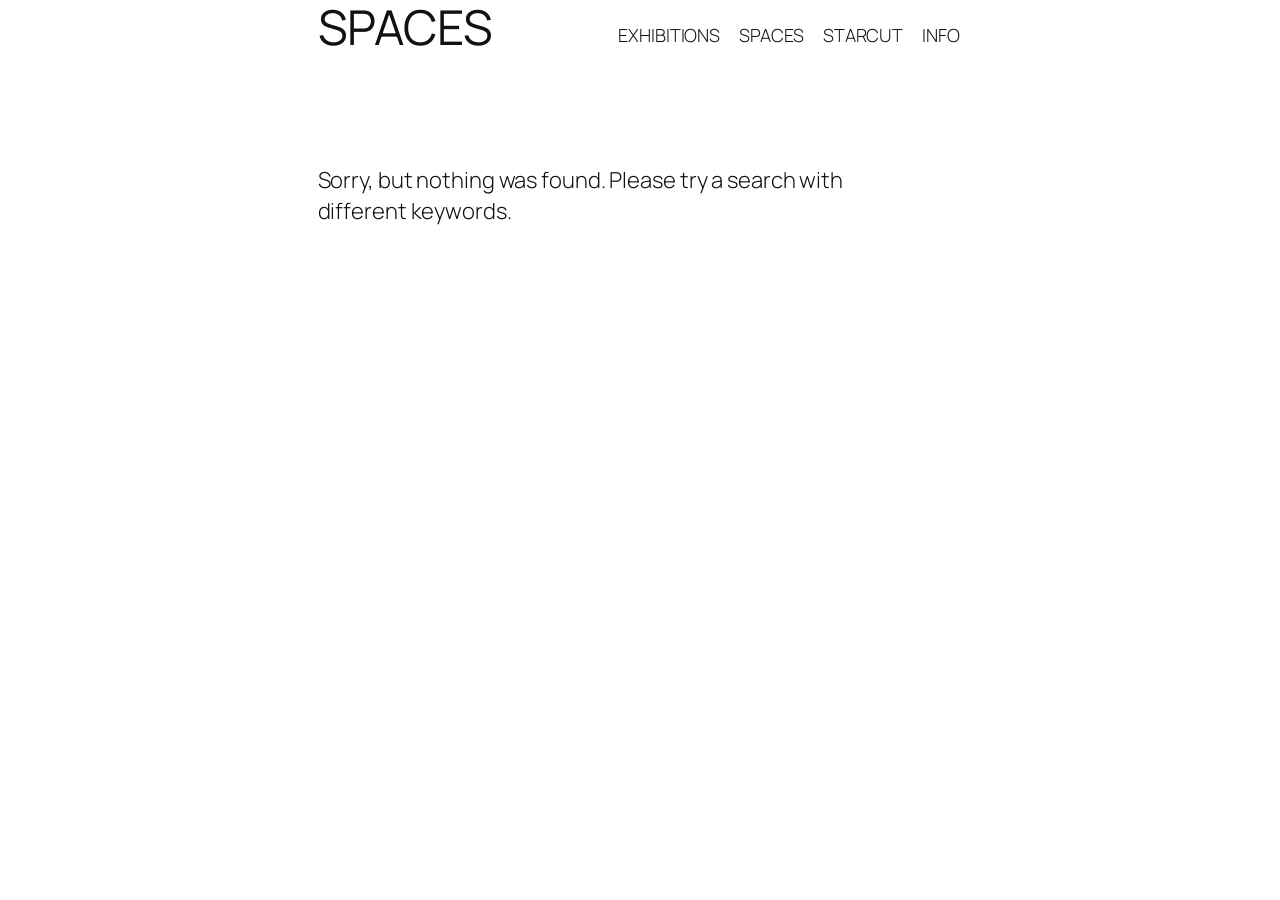
<file: category/spaces/index.html>
<!DOCTYPE html>
<html lang="en-US">
<head>
	<meta charset="UTF-8">
	<meta name="viewport" content="width=device-width, initial-scale=1">
<meta name="robots" content="max-image-preview:large">
	<style>img:is([sizes="auto" i], [sizes^="auto," i]) { contain-intrinsic-size: 3000px 1500px }</style>
	<title>SPACES &ndash; Johan Bech Jespersen</title>
<link rel="alternate" type="application/rss+xml" title="Johan Bech Jespersen &raquo; Feed" href="http://johnny4sunny.github.io/feed/">
<link rel="alternate" type="application/rss+xml" title="Johan Bech Jespersen &raquo; Comments Feed" href="http://johnny4sunny.github.io/comments/feed/">
<link rel="alternate" type="application/rss+xml" title="Johan Bech Jespersen &raquo; SPACES Category Feed" href="http://johnny4sunny.github.io/category/spaces/feed/">
<script>
window._wpemojiSettings = {"baseUrl":"https:\/\/s.w.org\/images\/core\/emoji\/15.1.0\/72x72\/","ext":".png","svgUrl":"https:\/\/s.w.org\/images\/core\/emoji\/15.1.0\/svg\/","svgExt":".svg","source":{"concatemoji":"http:\/\/johnny4sunny.github.io\/wp-includes\/js\/wp-emoji-release.min.js?ver=6.8.1"}};
/*! This file is auto-generated */
!function(i,n){var o,s,e;function c(e){try{var t={supportTests:e,timestamp:(new Date).valueOf()};sessionStorage.setItem(o,JSON.stringify(t))}catch(e){}}function p(e,t,n){e.clearRect(0,0,e.canvas.width,e.canvas.height),e.fillText(t,0,0);var t=new Uint32Array(e.getImageData(0,0,e.canvas.width,e.canvas.height).data),r=(e.clearRect(0,0,e.canvas.width,e.canvas.height),e.fillText(n,0,0),new Uint32Array(e.getImageData(0,0,e.canvas.width,e.canvas.height).data));return t.every(function(e,t){return e===r[t]})}function u(e,t,n){switch(t){case"flag":return n(e,"\ud83c\udff3\ufe0f\u200d\u26a7\ufe0f","\ud83c\udff3\ufe0f\u200b\u26a7\ufe0f")?!1:!n(e,"\ud83c\uddfa\ud83c\uddf3","\ud83c\uddfa\u200b\ud83c\uddf3")&&!n(e,"\ud83c\udff4\udb40\udc67\udb40\udc62\udb40\udc65\udb40\udc6e\udb40\udc67\udb40\udc7f","\ud83c\udff4\u200b\udb40\udc67\u200b\udb40\udc62\u200b\udb40\udc65\u200b\udb40\udc6e\u200b\udb40\udc67\u200b\udb40\udc7f");case"emoji":return!n(e,"\ud83d\udc26\u200d\ud83d\udd25","\ud83d\udc26\u200b\ud83d\udd25")}return!1}function f(e,t,n){var r="undefined"!=typeof WorkerGlobalScope&&self instanceof WorkerGlobalScope?new OffscreenCanvas(300,150):i.createElement("canvas"),a=r.getContext("2d",{willReadFrequently:!0}),o=(a.textBaseline="top",a.font="600 32px Arial",{});return e.forEach(function(e){o[e]=t(a,e,n)}),o}function t(e){var t=i.createElement("script");t.src=e,t.defer=!0,i.head.appendChild(t)}"undefined"!=typeof Promise&&(o="wpEmojiSettingsSupports",s=["flag","emoji"],n.supports={everything:!0,everythingExceptFlag:!0},e=new Promise(function(e){i.addEventListener("DOMContentLoaded",e,{once:!0})}),new Promise(function(t){var n=function(){try{var e=JSON.parse(sessionStorage.getItem(o));if("object"==typeof e&&"number"==typeof e.timestamp&&(new Date).valueOf()<e.timestamp+604800&&"object"==typeof e.supportTests)return e.supportTests}catch(e){}return null}();if(!n){if("undefined"!=typeof Worker&&"undefined"!=typeof OffscreenCanvas&&"undefined"!=typeof URL&&URL.createObjectURL&&"undefined"!=typeof Blob)try{var e="postMessage("+f.toString()+"("+[JSON.stringify(s),u.toString(),p.toString()].join(",")+"));",r=new Blob([e],{type:"text/javascript"}),a=new Worker(URL.createObjectURL(r),{name:"wpTestEmojiSupports"});return void(a.onmessage=function(e){c(n=e.data),a.terminate(),t(n)})}catch(e){}c(n=f(s,u,p))}t(n)}).then(function(e){for(var t in e)n.supports[t]=e[t],n.supports.everything=n.supports.everything&&n.supports[t],"flag"!==t&&(n.supports.everythingExceptFlag=n.supports.everythingExceptFlag&&n.supports[t]);n.supports.everythingExceptFlag=n.supports.everythingExceptFlag&&!n.supports.flag,n.DOMReady=!1,n.readyCallback=function(){n.DOMReady=!0}}).then(function(){return e}).then(function(){var e;n.supports.everything||(n.readyCallback(),(e=n.source||{}).concatemoji?t(e.concatemoji):e.wpemoji&&e.twemoji&&(t(e.twemoji),t(e.wpemoji)))}))}((window,document),window._wpemojiSettings);
</script>
<style id="wp-block-site-title-inline-css">
.wp-block-site-title{box-sizing:border-box}.wp-block-site-title :where(a){color:inherit;font-family:inherit;font-size:inherit;font-style:inherit;font-weight:inherit;letter-spacing:inherit;line-height:inherit;text-decoration:inherit}
</style>
<style id="wp-block-navigation-link-inline-css">
.wp-block-navigation .wp-block-navigation-item__label{overflow-wrap:break-word}.wp-block-navigation .wp-block-navigation-item__description{display:none}.link-ui-tools{border-top:1px solid #f0f0f0;padding:8px}.link-ui-block-inserter{padding-top:8px}.link-ui-block-inserter__back{margin-left:8px;text-transform:uppercase}
</style>
<link rel="stylesheet" id="wp-block-navigation-css" href="http://johnny4sunny.github.io/wp-includes/blocks/navigation/style.min.css?ver=6.8.1" media="all">
<style id="wp-block-group-inline-css">
.wp-block-group{box-sizing:border-box}:where(.wp-block-group.wp-block-group-is-layout-constrained){position:relative}
</style>
<style id="wp-block-query-title-inline-css">
.wp-block-query-title{box-sizing:border-box}
</style>
<style id="wp-block-term-description-inline-css">
:where(.wp-block-term-description){box-sizing:border-box;margin-bottom:var(--wp--style--block-gap);margin-top:var(--wp--style--block-gap)}.wp-block-term-description p{margin-bottom:0;margin-top:0}
</style>
<style id="wp-block-post-template-inline-css">
.wp-block-post-template{box-sizing:border-box;list-style:none;margin-bottom:0;margin-top:0;max-width:100%;padding:0}.wp-block-post-template.is-flex-container{display:flex;flex-direction:row;flex-wrap:wrap;gap:1.25em}.wp-block-post-template.is-flex-container>li{margin:0;width:100%}@media (min-width:600px){.wp-block-post-template.is-flex-container.is-flex-container.columns-2>li{width:calc(50% - .625em)}.wp-block-post-template.is-flex-container.is-flex-container.columns-3>li{width:calc(33.33333% - .83333em)}.wp-block-post-template.is-flex-container.is-flex-container.columns-4>li{width:calc(25% - .9375em)}.wp-block-post-template.is-flex-container.is-flex-container.columns-5>li{width:calc(20% - 1em)}.wp-block-post-template.is-flex-container.is-flex-container.columns-6>li{width:calc(16.66667% - 1.04167em)}}@media (max-width:600px){.wp-block-post-template-is-layout-grid.wp-block-post-template-is-layout-grid.wp-block-post-template-is-layout-grid.wp-block-post-template-is-layout-grid{grid-template-columns:1fr}}.wp-block-post-template-is-layout-constrained>li>.alignright,.wp-block-post-template-is-layout-flow>li>.alignright{float:right;margin-inline-end:0;margin-inline-start:2em}.wp-block-post-template-is-layout-constrained>li>.alignleft,.wp-block-post-template-is-layout-flow>li>.alignleft{float:left;margin-inline-end:2em;margin-inline-start:0}.wp-block-post-template-is-layout-constrained>li>.aligncenter,.wp-block-post-template-is-layout-flow>li>.aligncenter{margin-inline-end:auto;margin-inline-start:auto}
</style>
<style id="wp-block-paragraph-inline-css">
.is-small-text{font-size:.875em}.is-regular-text{font-size:1em}.is-large-text{font-size:2.25em}.is-larger-text{font-size:3em}.has-drop-cap:not(:focus):first-letter{float:left;font-size:8.4em;font-style:normal;font-weight:100;line-height:.68;margin:.05em .1em 0 0;text-transform:uppercase}body.rtl .has-drop-cap:not(:focus):first-letter{float:none;margin-left:.1em}p.has-drop-cap.has-background{overflow:hidden}:root :where(p.has-background){padding:1.25em 2.375em}:where(p.has-text-color:not(.has-link-color)) a{color:inherit}p.has-text-align-left[style*="writing-mode:vertical-lr"],p.has-text-align-right[style*="writing-mode:vertical-rl"]{rotate:180deg}
</style>
<style id="wp-block-query-pagination-inline-css">
.wp-block-query-pagination.is-content-justification-space-between>.wp-block-query-pagination-next:last-of-type{margin-inline-start:auto}.wp-block-query-pagination.is-content-justification-space-between>.wp-block-query-pagination-previous:first-child{margin-inline-end:auto}.wp-block-query-pagination .wp-block-query-pagination-previous-arrow{display:inline-block;margin-right:1ch}.wp-block-query-pagination .wp-block-query-pagination-previous-arrow:not(.is-arrow-chevron){transform:scaleX(1)}.wp-block-query-pagination .wp-block-query-pagination-next-arrow{display:inline-block;margin-left:1ch}.wp-block-query-pagination .wp-block-query-pagination-next-arrow:not(.is-arrow-chevron){transform:scaleX(1)}.wp-block-query-pagination.aligncenter{justify-content:center}
</style>
<style id="wp-block-site-tagline-inline-css">
.wp-block-site-tagline{box-sizing:border-box}
</style>
<style id="wp-block-spacer-inline-css">
.wp-block-spacer{clear:both}
</style>
<style id="wp-block-columns-inline-css">
.wp-block-columns{align-items:normal!important;box-sizing:border-box;display:flex;flex-wrap:wrap!important}@media (min-width:782px){.wp-block-columns{flex-wrap:nowrap!important}}.wp-block-columns.are-vertically-aligned-top{align-items:flex-start}.wp-block-columns.are-vertically-aligned-center{align-items:center}.wp-block-columns.are-vertically-aligned-bottom{align-items:flex-end}@media (max-width:781px){.wp-block-columns:not(.is-not-stacked-on-mobile)>.wp-block-column{flex-basis:100%!important}}@media (min-width:782px){.wp-block-columns:not(.is-not-stacked-on-mobile)>.wp-block-column{flex-basis:0;flex-grow:1}.wp-block-columns:not(.is-not-stacked-on-mobile)>.wp-block-column[style*=flex-basis]{flex-grow:0}}.wp-block-columns.is-not-stacked-on-mobile{flex-wrap:nowrap!important}.wp-block-columns.is-not-stacked-on-mobile>.wp-block-column{flex-basis:0;flex-grow:1}.wp-block-columns.is-not-stacked-on-mobile>.wp-block-column[style*=flex-basis]{flex-grow:0}:where(.wp-block-columns){margin-bottom:1.75em}:where(.wp-block-columns.has-background){padding:1.25em 2.375em}.wp-block-column{flex-grow:1;min-width:0;overflow-wrap:break-word;word-break:break-word}.wp-block-column.is-vertically-aligned-top{align-self:flex-start}.wp-block-column.is-vertically-aligned-center{align-self:center}.wp-block-column.is-vertically-aligned-bottom{align-self:flex-end}.wp-block-column.is-vertically-aligned-stretch{align-self:stretch}.wp-block-column.is-vertically-aligned-bottom,.wp-block-column.is-vertically-aligned-center,.wp-block-column.is-vertically-aligned-top{width:100%}
</style>
<style id="wp-emoji-styles-inline-css">

	img.wp-smiley, img.emoji {
		display: inline !important;
		border: none !important;
		box-shadow: none !important;
		height: 1em !important;
		width: 1em !important;
		margin: 0 0.07em !important;
		vertical-align: -0.1em !important;
		background: none !important;
		padding: 0 !important;
	}
</style>
<style id="wp-block-library-inline-css">
:root{--wp-admin-theme-color:#007cba;--wp-admin-theme-color--rgb:0,124,186;--wp-admin-theme-color-darker-10:#006ba1;--wp-admin-theme-color-darker-10--rgb:0,107,161;--wp-admin-theme-color-darker-20:#005a87;--wp-admin-theme-color-darker-20--rgb:0,90,135;--wp-admin-border-width-focus:2px;--wp-block-synced-color:#7a00df;--wp-block-synced-color--rgb:122,0,223;--wp-bound-block-color:var(--wp-block-synced-color)}@media (min-resolution:192dpi){:root{--wp-admin-border-width-focus:1.5px}}.wp-element-button{cursor:pointer}:root{--wp--preset--font-size--normal:16px;--wp--preset--font-size--huge:42px}:root .has-very-light-gray-background-color{background-color:#eee}:root .has-very-dark-gray-background-color{background-color:#313131}:root .has-very-light-gray-color{color:#eee}:root .has-very-dark-gray-color{color:#313131}:root .has-vivid-green-cyan-to-vivid-cyan-blue-gradient-background{background:linear-gradient(135deg,#00d084,#0693e3)}:root .has-purple-crush-gradient-background{background:linear-gradient(135deg,#34e2e4,#4721fb 50%,#ab1dfe)}:root .has-hazy-dawn-gradient-background{background:linear-gradient(135deg,#faaca8,#dad0ec)}:root .has-subdued-olive-gradient-background{background:linear-gradient(135deg,#fafae1,#67a671)}:root .has-atomic-cream-gradient-background{background:linear-gradient(135deg,#fdd79a,#004a59)}:root .has-nightshade-gradient-background{background:linear-gradient(135deg,#330968,#31cdcf)}:root .has-midnight-gradient-background{background:linear-gradient(135deg,#020381,#2874fc)}.has-regular-font-size{font-size:1em}.has-larger-font-size{font-size:2.625em}.has-normal-font-size{font-size:var(--wp--preset--font-size--normal)}.has-huge-font-size{font-size:var(--wp--preset--font-size--huge)}.has-text-align-center{text-align:center}.has-text-align-left{text-align:left}.has-text-align-right{text-align:right}#end-resizable-editor-section{display:none}.aligncenter{clear:both}.items-justified-left{justify-content:flex-start}.items-justified-center{justify-content:center}.items-justified-right{justify-content:flex-end}.items-justified-space-between{justify-content:space-between}.screen-reader-text{border:0;clip-path:inset(50%);height:1px;margin:-1px;overflow:hidden;padding:0;position:absolute;width:1px;word-wrap:normal!important}.screen-reader-text:focus{background-color:#ddd;clip-path:none;color:#444;display:block;font-size:1em;height:auto;left:5px;line-height:normal;padding:15px 23px 14px;text-decoration:none;top:5px;width:auto;z-index:100000}html :where(.has-border-color){border-style:solid}html :where([style*=border-top-color]){border-top-style:solid}html :where([style*=border-right-color]){border-right-style:solid}html :where([style*=border-bottom-color]){border-bottom-style:solid}html :where([style*=border-left-color]){border-left-style:solid}html :where([style*=border-width]){border-style:solid}html :where([style*=border-top-width]){border-top-style:solid}html :where([style*=border-right-width]){border-right-style:solid}html :where([style*=border-bottom-width]){border-bottom-style:solid}html :where([style*=border-left-width]){border-left-style:solid}html :where(img[class*=wp-image-]){height:auto;max-width:100%}:where(figure){margin:0 0 1em}html :where(.is-position-sticky){--wp-admin--admin-bar--position-offset:var(--wp-admin--admin-bar--height,0px)}@media screen and (max-width:600px){html :where(.is-position-sticky){--wp-admin--admin-bar--position-offset:0px}}
</style>
<style id="global-styles-inline-css">
:root{--wp--preset--aspect-ratio--square: 1;--wp--preset--aspect-ratio--4-3: 4/3;--wp--preset--aspect-ratio--3-4: 3/4;--wp--preset--aspect-ratio--3-2: 3/2;--wp--preset--aspect-ratio--2-3: 2/3;--wp--preset--aspect-ratio--16-9: 16/9;--wp--preset--aspect-ratio--9-16: 9/16;--wp--preset--color--black: #000000;--wp--preset--color--cyan-bluish-gray: #abb8c3;--wp--preset--color--white: #ffffff;--wp--preset--color--pale-pink: #f78da7;--wp--preset--color--vivid-red: #cf2e2e;--wp--preset--color--luminous-vivid-orange: #ff6900;--wp--preset--color--luminous-vivid-amber: #fcb900;--wp--preset--color--light-green-cyan: #7bdcb5;--wp--preset--color--vivid-green-cyan: #00d084;--wp--preset--color--pale-cyan-blue: #8ed1fc;--wp--preset--color--vivid-cyan-blue: #0693e3;--wp--preset--color--vivid-purple: #9b51e0;--wp--preset--color--base: #FFFFFF;--wp--preset--color--contrast: #111111;--wp--preset--color--accent-1: #FFEE58;--wp--preset--color--accent-2: #F6CFF4;--wp--preset--color--accent-3: #503AA8;--wp--preset--color--accent-4: #686868;--wp--preset--color--accent-5: #FBFAF3;--wp--preset--color--accent-6: color-mix(in srgb, currentColor 20%, transparent);--wp--preset--gradient--vivid-cyan-blue-to-vivid-purple: linear-gradient(135deg,rgba(6,147,227,1) 0%,rgb(155,81,224) 100%);--wp--preset--gradient--light-green-cyan-to-vivid-green-cyan: linear-gradient(135deg,rgb(122,220,180) 0%,rgb(0,208,130) 100%);--wp--preset--gradient--luminous-vivid-amber-to-luminous-vivid-orange: linear-gradient(135deg,rgba(252,185,0,1) 0%,rgba(255,105,0,1) 100%);--wp--preset--gradient--luminous-vivid-orange-to-vivid-red: linear-gradient(135deg,rgba(255,105,0,1) 0%,rgb(207,46,46) 100%);--wp--preset--gradient--very-light-gray-to-cyan-bluish-gray: linear-gradient(135deg,rgb(238,238,238) 0%,rgb(169,184,195) 100%);--wp--preset--gradient--cool-to-warm-spectrum: linear-gradient(135deg,rgb(74,234,220) 0%,rgb(151,120,209) 20%,rgb(207,42,186) 40%,rgb(238,44,130) 60%,rgb(251,105,98) 80%,rgb(254,248,76) 100%);--wp--preset--gradient--blush-light-purple: linear-gradient(135deg,rgb(255,206,236) 0%,rgb(152,150,240) 100%);--wp--preset--gradient--blush-bordeaux: linear-gradient(135deg,rgb(254,205,165) 0%,rgb(254,45,45) 50%,rgb(107,0,62) 100%);--wp--preset--gradient--luminous-dusk: linear-gradient(135deg,rgb(255,203,112) 0%,rgb(199,81,192) 50%,rgb(65,88,208) 100%);--wp--preset--gradient--pale-ocean: linear-gradient(135deg,rgb(255,245,203) 0%,rgb(182,227,212) 50%,rgb(51,167,181) 100%);--wp--preset--gradient--electric-grass: linear-gradient(135deg,rgb(202,248,128) 0%,rgb(113,206,126) 100%);--wp--preset--gradient--midnight: linear-gradient(135deg,rgb(2,3,129) 0%,rgb(40,116,252) 100%);--wp--preset--font-size--small: 0.875rem;--wp--preset--font-size--medium: clamp(1rem, 1rem + ((1vw - 0.2rem) * 0.625), 1.125rem);--wp--preset--font-size--large: clamp(1.125rem, 1.125rem + ((1vw - 0.2rem) * 1.25), 1.375rem);--wp--preset--font-size--x-large: clamp(1.75rem, 1.75rem + ((1vw - 0.2rem) * 1.25), 2rem);--wp--preset--font-size--xx-large: clamp(2.15rem, 2.15rem + ((1vw - 0.2rem) * 4.25), 3rem);--wp--preset--font-family--manrope: Manrope, sans-serif;--wp--preset--font-family--fira-code: "Fira Code", monospace;--wp--preset--spacing--20: 10px;--wp--preset--spacing--30: 20px;--wp--preset--spacing--40: 30px;--wp--preset--spacing--50: clamp(30px, 5vw, 50px);--wp--preset--spacing--60: clamp(30px, 7vw, 70px);--wp--preset--spacing--70: clamp(50px, 7vw, 90px);--wp--preset--spacing--80: clamp(70px, 10vw, 140px);--wp--preset--shadow--natural: 6px 6px 9px rgba(0, 0, 0, 0.2);--wp--preset--shadow--deep: 12px 12px 50px rgba(0, 0, 0, 0.4);--wp--preset--shadow--sharp: 6px 6px 0px rgba(0, 0, 0, 0.2);--wp--preset--shadow--outlined: 6px 6px 0px -3px rgba(255, 255, 255, 1), 6px 6px rgba(0, 0, 0, 1);--wp--preset--shadow--crisp: 6px 6px 0px rgba(0, 0, 0, 1);}:root { --wp--style--global--content-size: 645px;--wp--style--global--wide-size: 640px; }:where(body) { margin: 0; }.wp-site-blocks { padding-top: var(--wp--style--root--padding-top); padding-bottom: var(--wp--style--root--padding-bottom); }.has-global-padding { padding-right: var(--wp--style--root--padding-right); padding-left: var(--wp--style--root--padding-left); }.has-global-padding > .alignfull { margin-right: calc(var(--wp--style--root--padding-right) * -1); margin-left: calc(var(--wp--style--root--padding-left) * -1); }.has-global-padding :where(:not(.alignfull.is-layout-flow) > .has-global-padding:not(.wp-block-block, .alignfull)) { padding-right: 0; padding-left: 0; }.has-global-padding :where(:not(.alignfull.is-layout-flow) > .has-global-padding:not(.wp-block-block, .alignfull)) > .alignfull { margin-left: 0; margin-right: 0; }.wp-site-blocks > .alignleft { float: left; margin-right: 2em; }.wp-site-blocks > .alignright { float: right; margin-left: 2em; }.wp-site-blocks > .aligncenter { justify-content: center; margin-left: auto; margin-right: auto; }:where(.wp-site-blocks) > * { margin-block-start: 1.2rem; margin-block-end: 0; }:where(.wp-site-blocks) > :first-child { margin-block-start: 0; }:where(.wp-site-blocks) > :last-child { margin-block-end: 0; }:root { --wp--style--block-gap: 1.2rem; }:root :where(.is-layout-flow) > :first-child{margin-block-start: 0;}:root :where(.is-layout-flow) > :last-child{margin-block-end: 0;}:root :where(.is-layout-flow) > *{margin-block-start: 1.2rem;margin-block-end: 0;}:root :where(.is-layout-constrained) > :first-child{margin-block-start: 0;}:root :where(.is-layout-constrained) > :last-child{margin-block-end: 0;}:root :where(.is-layout-constrained) > *{margin-block-start: 1.2rem;margin-block-end: 0;}:root :where(.is-layout-flex){gap: 1.2rem;}:root :where(.is-layout-grid){gap: 1.2rem;}.is-layout-flow > .alignleft{float: left;margin-inline-start: 0;margin-inline-end: 2em;}.is-layout-flow > .alignright{float: right;margin-inline-start: 2em;margin-inline-end: 0;}.is-layout-flow > .aligncenter{margin-left: auto !important;margin-right: auto !important;}.is-layout-constrained > .alignleft{float: left;margin-inline-start: 0;margin-inline-end: 2em;}.is-layout-constrained > .alignright{float: right;margin-inline-start: 2em;margin-inline-end: 0;}.is-layout-constrained > .aligncenter{margin-left: auto !important;margin-right: auto !important;}.is-layout-constrained > :where(:not(.alignleft):not(.alignright):not(.alignfull)){max-width: var(--wp--style--global--content-size);margin-left: auto !important;margin-right: auto !important;}.is-layout-constrained > .alignwide{max-width: var(--wp--style--global--wide-size);}body .is-layout-flex{display: flex;}.is-layout-flex{flex-wrap: wrap;align-items: center;}.is-layout-flex > :is(*, div){margin: 0;}body .is-layout-grid{display: grid;}.is-layout-grid > :is(*, div){margin: 0;}body{background-color: var(--wp--preset--color--base);color: var(--wp--preset--color--contrast);font-family: var(--wp--preset--font-family--manrope);font-size: var(--wp--preset--font-size--large);font-weight: 300;letter-spacing: -0.1px;line-height: 1.4;--wp--style--root--padding-top: 0px;--wp--style--root--padding-right: var(--wp--preset--spacing--50);--wp--style--root--padding-bottom: 0px;--wp--style--root--padding-left: var(--wp--preset--spacing--50);}a:where(:not(.wp-element-button)){color: currentColor;text-decoration: underline;}:root :where(a:where(:not(.wp-element-button)):hover){text-decoration: none;}h1, h2, h3, h4, h5, h6{font-weight: 400;letter-spacing: -0.1px;line-height: 1.125;}h1{font-size: var(--wp--preset--font-size--xx-large);}h2{font-size: var(--wp--preset--font-size--x-large);}h3{font-size: var(--wp--preset--font-size--large);}h4{font-size: var(--wp--preset--font-size--medium);}h5{font-size: var(--wp--preset--font-size--small);letter-spacing: 0.5px;}h6{font-size: var(--wp--preset--font-size--small);font-weight: 700;letter-spacing: 1.4px;text-transform: uppercase;}:root :where(.wp-element-button, .wp-block-button__link){background-color: var(--wp--preset--color--contrast);border-width: 0;color: var(--wp--preset--color--base);font-family: inherit;font-size: var(--wp--preset--font-size--medium);line-height: inherit;padding-top: 1rem;padding-right: 2.25rem;padding-bottom: 1rem;padding-left: 2.25rem;text-decoration: none;}:root :where(.wp-element-button:hover, .wp-block-button__link:hover){background-color: color-mix(in srgb, var(--wp--preset--color--contrast) 85%, transparent);border-color: transparent;color: var(--wp--preset--color--base);}:root :where(.wp-element-button:focus, .wp-block-button__link:focus){outline-color: var(--wp--preset--color--accent-4);outline-offset: 2px;}:root :where(.wp-element-caption, .wp-block-audio figcaption, .wp-block-embed figcaption, .wp-block-gallery figcaption, .wp-block-image figcaption, .wp-block-table figcaption, .wp-block-video figcaption){font-size: var(--wp--preset--font-size--small);line-height: 1.4;}.has-black-color{color: var(--wp--preset--color--black) !important;}.has-cyan-bluish-gray-color{color: var(--wp--preset--color--cyan-bluish-gray) !important;}.has-white-color{color: var(--wp--preset--color--white) !important;}.has-pale-pink-color{color: var(--wp--preset--color--pale-pink) !important;}.has-vivid-red-color{color: var(--wp--preset--color--vivid-red) !important;}.has-luminous-vivid-orange-color{color: var(--wp--preset--color--luminous-vivid-orange) !important;}.has-luminous-vivid-amber-color{color: var(--wp--preset--color--luminous-vivid-amber) !important;}.has-light-green-cyan-color{color: var(--wp--preset--color--light-green-cyan) !important;}.has-vivid-green-cyan-color{color: var(--wp--preset--color--vivid-green-cyan) !important;}.has-pale-cyan-blue-color{color: var(--wp--preset--color--pale-cyan-blue) !important;}.has-vivid-cyan-blue-color{color: var(--wp--preset--color--vivid-cyan-blue) !important;}.has-vivid-purple-color{color: var(--wp--preset--color--vivid-purple) !important;}.has-base-color{color: var(--wp--preset--color--base) !important;}.has-contrast-color{color: var(--wp--preset--color--contrast) !important;}.has-accent-1-color{color: var(--wp--preset--color--accent-1) !important;}.has-accent-2-color{color: var(--wp--preset--color--accent-2) !important;}.has-accent-3-color{color: var(--wp--preset--color--accent-3) !important;}.has-accent-4-color{color: var(--wp--preset--color--accent-4) !important;}.has-accent-5-color{color: var(--wp--preset--color--accent-5) !important;}.has-accent-6-color{color: var(--wp--preset--color--accent-6) !important;}.has-black-background-color{background-color: var(--wp--preset--color--black) !important;}.has-cyan-bluish-gray-background-color{background-color: var(--wp--preset--color--cyan-bluish-gray) !important;}.has-white-background-color{background-color: var(--wp--preset--color--white) !important;}.has-pale-pink-background-color{background-color: var(--wp--preset--color--pale-pink) !important;}.has-vivid-red-background-color{background-color: var(--wp--preset--color--vivid-red) !important;}.has-luminous-vivid-orange-background-color{background-color: var(--wp--preset--color--luminous-vivid-orange) !important;}.has-luminous-vivid-amber-background-color{background-color: var(--wp--preset--color--luminous-vivid-amber) !important;}.has-light-green-cyan-background-color{background-color: var(--wp--preset--color--light-green-cyan) !important;}.has-vivid-green-cyan-background-color{background-color: var(--wp--preset--color--vivid-green-cyan) !important;}.has-pale-cyan-blue-background-color{background-color: var(--wp--preset--color--pale-cyan-blue) !important;}.has-vivid-cyan-blue-background-color{background-color: var(--wp--preset--color--vivid-cyan-blue) !important;}.has-vivid-purple-background-color{background-color: var(--wp--preset--color--vivid-purple) !important;}.has-base-background-color{background-color: var(--wp--preset--color--base) !important;}.has-contrast-background-color{background-color: var(--wp--preset--color--contrast) !important;}.has-accent-1-background-color{background-color: var(--wp--preset--color--accent-1) !important;}.has-accent-2-background-color{background-color: var(--wp--preset--color--accent-2) !important;}.has-accent-3-background-color{background-color: var(--wp--preset--color--accent-3) !important;}.has-accent-4-background-color{background-color: var(--wp--preset--color--accent-4) !important;}.has-accent-5-background-color{background-color: var(--wp--preset--color--accent-5) !important;}.has-accent-6-background-color{background-color: var(--wp--preset--color--accent-6) !important;}.has-black-border-color{border-color: var(--wp--preset--color--black) !important;}.has-cyan-bluish-gray-border-color{border-color: var(--wp--preset--color--cyan-bluish-gray) !important;}.has-white-border-color{border-color: var(--wp--preset--color--white) !important;}.has-pale-pink-border-color{border-color: var(--wp--preset--color--pale-pink) !important;}.has-vivid-red-border-color{border-color: var(--wp--preset--color--vivid-red) !important;}.has-luminous-vivid-orange-border-color{border-color: var(--wp--preset--color--luminous-vivid-orange) !important;}.has-luminous-vivid-amber-border-color{border-color: var(--wp--preset--color--luminous-vivid-amber) !important;}.has-light-green-cyan-border-color{border-color: var(--wp--preset--color--light-green-cyan) !important;}.has-vivid-green-cyan-border-color{border-color: var(--wp--preset--color--vivid-green-cyan) !important;}.has-pale-cyan-blue-border-color{border-color: var(--wp--preset--color--pale-cyan-blue) !important;}.has-vivid-cyan-blue-border-color{border-color: var(--wp--preset--color--vivid-cyan-blue) !important;}.has-vivid-purple-border-color{border-color: var(--wp--preset--color--vivid-purple) !important;}.has-base-border-color{border-color: var(--wp--preset--color--base) !important;}.has-contrast-border-color{border-color: var(--wp--preset--color--contrast) !important;}.has-accent-1-border-color{border-color: var(--wp--preset--color--accent-1) !important;}.has-accent-2-border-color{border-color: var(--wp--preset--color--accent-2) !important;}.has-accent-3-border-color{border-color: var(--wp--preset--color--accent-3) !important;}.has-accent-4-border-color{border-color: var(--wp--preset--color--accent-4) !important;}.has-accent-5-border-color{border-color: var(--wp--preset--color--accent-5) !important;}.has-accent-6-border-color{border-color: var(--wp--preset--color--accent-6) !important;}.has-vivid-cyan-blue-to-vivid-purple-gradient-background{background: var(--wp--preset--gradient--vivid-cyan-blue-to-vivid-purple) !important;}.has-light-green-cyan-to-vivid-green-cyan-gradient-background{background: var(--wp--preset--gradient--light-green-cyan-to-vivid-green-cyan) !important;}.has-luminous-vivid-amber-to-luminous-vivid-orange-gradient-background{background: var(--wp--preset--gradient--luminous-vivid-amber-to-luminous-vivid-orange) !important;}.has-luminous-vivid-orange-to-vivid-red-gradient-background{background: var(--wp--preset--gradient--luminous-vivid-orange-to-vivid-red) !important;}.has-very-light-gray-to-cyan-bluish-gray-gradient-background{background: var(--wp--preset--gradient--very-light-gray-to-cyan-bluish-gray) !important;}.has-cool-to-warm-spectrum-gradient-background{background: var(--wp--preset--gradient--cool-to-warm-spectrum) !important;}.has-blush-light-purple-gradient-background{background: var(--wp--preset--gradient--blush-light-purple) !important;}.has-blush-bordeaux-gradient-background{background: var(--wp--preset--gradient--blush-bordeaux) !important;}.has-luminous-dusk-gradient-background{background: var(--wp--preset--gradient--luminous-dusk) !important;}.has-pale-ocean-gradient-background{background: var(--wp--preset--gradient--pale-ocean) !important;}.has-electric-grass-gradient-background{background: var(--wp--preset--gradient--electric-grass) !important;}.has-midnight-gradient-background{background: var(--wp--preset--gradient--midnight) !important;}.has-small-font-size{font-size: var(--wp--preset--font-size--small) !important;}.has-medium-font-size{font-size: var(--wp--preset--font-size--medium) !important;}.has-large-font-size{font-size: var(--wp--preset--font-size--large) !important;}.has-x-large-font-size{font-size: var(--wp--preset--font-size--x-large) !important;}.has-xx-large-font-size{font-size: var(--wp--preset--font-size--xx-large) !important;}.has-manrope-font-family{font-family: var(--wp--preset--font-family--manrope) !important;}.has-fira-code-font-family{font-family: var(--wp--preset--font-family--fira-code) !important;}/* Remove entry content from home page */
.home .entry-content {
  display: none;
}

.single .wp-block-post-featured-image {
  display: none;
}

.it-display-none {
display: none!important;
}

.page-template main .entry-content {
  align-content: center;
}

header + ul {
  justify-content: center;
  margin-left: auto;
  margin-right: auto;
  display: flex;
  width: 100%;
  justify-content: end;
  width: 1340px;
  padding-left: ;
  font-size: 0.8em;
}

header + ul .cat-item {
  padding-left: 22px;
}

.archive header .wp-block-site-title {
  visibility: hidden;
}

.single header .wp-block-site-title, .home header .wp-block-site-title {
  visibility: visible;
}

header {
  position: fixed;
width: 100%;
z-index: 999999;
}

.has-global-padding {
  margin-top: 0 !important;
  padding-bottom: 0 !important;
}

.home .wp-block-post {
  margin-top: 0;
}

.home .wp-block-group {
text-align: center;
  padding-top: 0px !important;
}

.home .post > div {
display: flex;
flex-wrap: nowrap;
flex-direction: column-reverse;
}

.home .post h2 {
max-width: 640px;
width: 100%;
}

.home .post:not(:first-child) h2 {
margin-top: 0; 
}

:root :where(.wp-block-columns-is-layout-flow) > :first-child{margin-block-start: 0;}:root :where(.wp-block-columns-is-layout-flow) > :last-child{margin-block-end: 0;}:root :where(.wp-block-columns-is-layout-flow) > *{margin-block-start: var(--wp--preset--spacing--50);margin-block-end: 0;}:root :where(.wp-block-columns-is-layout-constrained) > :first-child{margin-block-start: 0;}:root :where(.wp-block-columns-is-layout-constrained) > :last-child{margin-block-end: 0;}:root :where(.wp-block-columns-is-layout-constrained) > *{margin-block-start: var(--wp--preset--spacing--50);margin-block-end: 0;}:root :where(.wp-block-columns-is-layout-flex){gap: var(--wp--preset--spacing--50);}:root :where(.wp-block-columns-is-layout-grid){gap: var(--wp--preset--spacing--50);}
:root :where(.wp-block-query-pagination){font-size: var(--wp--preset--font-size--medium);font-weight: 500;}
:root :where(.wp-block-site-tagline){font-size: var(--wp--preset--font-size--medium);}
:root :where(.wp-block-site-title){font-weight: 700;letter-spacing: -.5px;}
:root :where(.wp-block-site-title a:where(:not(.wp-element-button))){text-decoration: none;}
:root :where(.wp-block-site-title a:where(:not(.wp-element-button)):hover){text-decoration: underline;}
:root :where(.wp-block-term-description){font-size: var(--wp--preset--font-size--medium);}
:root :where(.wp-block-navigation){font-size: var(--wp--preset--font-size--medium);}
:root :where(.wp-block-navigation a:where(:not(.wp-element-button))){text-decoration: none;}
:root :where(.wp-block-navigation a:where(:not(.wp-element-button)):hover){text-decoration: underline;}
</style>
<style id="core-block-supports-inline-css">
.wp-container-core-navigation-is-layout-fc306653{justify-content:flex-end;}.wp-container-core-group-is-layout-f4c28e8b{flex-wrap:nowrap;gap:var(--wp--preset--spacing--10);justify-content:flex-end;}.wp-container-core-group-is-layout-8165f36a{flex-wrap:nowrap;justify-content:space-between;}.wp-container-core-columns-is-layout-28f84493{flex-wrap:nowrap;}.wp-container-core-group-is-layout-e5edad21{justify-content:space-between;align-items:flex-start;}.wp-container-core-group-is-layout-91e87306{gap:var(--wp--preset--spacing--20);justify-content:space-between;}
</style>
<style id="wp-block-template-skip-link-inline-css">

		.skip-link.screen-reader-text {
			border: 0;
			clip-path: inset(50%);
			height: 1px;
			margin: -1px;
			overflow: hidden;
			padding: 0;
			position: absolute !important;
			width: 1px;
			word-wrap: normal !important;
		}

		.skip-link.screen-reader-text:focus {
			background-color: #eee;
			clip-path: none;
			color: #444;
			display: block;
			font-size: 1em;
			height: auto;
			left: 5px;
			line-height: normal;
			padding: 15px 23px 14px;
			text-decoration: none;
			top: 5px;
			width: auto;
			z-index: 100000;
		}
</style>
<link rel="stylesheet" id="twentytwentyfive-style-css" href="http://johnny4sunny.github.io/wp-content/themes/twentytwentyfive/style.css?ver=1.2" media="all">
<link rel="https://api.w.org/" href="http://johnny4sunny.github.io/wp-json/"><link rel="alternate" title="JSON" type="application/json" href="http://johnny4sunny.github.io/wp-json/wp/v2/categories/4"><link rel="EditURI" type="application/rsd+xml" title="RSD" href="http://johnny4sunny.github.io/xmlrpc.php?rsd">
<meta name="generator" content="WordPress 6.8.1">
<script type="importmap" id="wp-importmap">
{"imports":{"@wordpress\/interactivity":"http:\/\/johnny4sunny.github.io\/wp-includes\/js\/dist\/script-modules\/interactivity\/index.min.js?ver=55aebb6e0a16726baffb"}}
</script>
<script type="module" src="http://johnny4sunny.github.io/wp-includes/js/dist/script-modules/block-library/navigation/view.min.js?ver=61572d447d60c0aa5240" id="@wordpress/block-library/navigation/view-js-module"></script>
<link rel="modulepreload" href="http://johnny4sunny.github.io/wp-includes/js/dist/script-modules/interactivity/index.min.js?ver=55aebb6e0a16726baffb" id="@wordpress/interactivity-js-modulepreload"><style class="wp-fonts-local">
@font-face{font-family:Manrope;font-style:normal;font-weight:200 800;font-display:fallback;src:url('http://johnny4sunny.github.io/wp-content/themes/twentytwentyfive/assets/fonts/manrope/Manrope-VariableFont_wght.woff2') format('woff2');}
@font-face{font-family:"Fira Code";font-style:normal;font-weight:300 700;font-display:fallback;src:url('http://johnny4sunny.github.io/wp-content/themes/twentytwentyfive/assets/fonts/fira-code/FiraCode-VariableFont_wght.woff2') format('woff2');}
</style>
</head>

<body class="archive category category-spaces category-4 wp-embed-responsive wp-theme-twentytwentyfive">

<div class="wp-site-blocks"><header class="wp-block-template-part">
<div class="wp-block-group alignfull is-layout-flow wp-block-group-is-layout-flow">
	
	<div class="wp-block-group has-global-padding is-layout-constrained wp-block-group-is-layout-constrained">
		
		<div class="wp-block-group alignwide is-content-justification-space-between is-nowrap is-layout-flex wp-container-core-group-is-layout-8165f36a wp-block-group-is-layout-flex" style="padding-top:var(--wp--preset--spacing--30);padding-bottom:var(--wp--preset--spacing--30)">
			<p class="wp-block-site-title"><a href="http://johnny4sunny.github.io/" target="_self" rel="home">Johan Bech Jespersen</a></p>
			
			<div class="wp-block-group is-content-justification-right is-nowrap is-layout-flex wp-container-core-group-is-layout-f4c28e8b wp-block-group-is-layout-flex">
				<nav class="is-responsive items-justified-right wp-block-navigation is-content-justification-right is-layout-flex wp-container-core-navigation-is-layout-fc306653 wp-block-navigation-is-layout-flex" data-wp-interactive="core/navigation" data-wp-context='{"overlayOpenedBy":{"click":false,"hover":false,"focus":false},"type":"overlay","roleAttribute":"","ariaLabel":"Menu"}'><button aria-haspopup="dialog" aria-label="Open menu" class="wp-block-navigation__responsive-container-open" data-wp-on-async--click="actions.openMenuOnClick" data-wp-on--keydown="actions.handleMenuKeydown"><svg width="24" height="24" xmlns="http://www.w3.org/2000/svg" viewbox="0 0 24 24" aria-hidden="true" focusable="false"><rect x="4" y="7.5" width="16" height="1.5"></rect><rect x="4" y="15" width="16" height="1.5"></rect></svg></button>
				<div class="wp-block-navigation__responsive-container  has-text-color has-contrast-color has-background has-base-background-color" id="modal-1" data-wp-class--has-modal-open="state.isMenuOpen" data-wp-class--is-menu-open="state.isMenuOpen" data-wp-watch="callbacks.initMenu" data-wp-on--keydown="actions.handleMenuKeydown" data-wp-on-async--focusout="actions.handleMenuFocusout" tabindex="-1">
					<div class="wp-block-navigation__responsive-close" tabindex="-1">
						<div class="wp-block-navigation__responsive-dialog" data-wp-bind--aria-modal="state.ariaModal" data-wp-bind--aria-label="state.ariaLabel" data-wp-bind--role="state.roleAttribute">
							<button aria-label="Close menu" class="wp-block-navigation__responsive-container-close" data-wp-on-async--click="actions.closeMenuOnClick"><svg xmlns="http://www.w3.org/2000/svg" viewbox="0 0 24 24" width="24" height="24" aria-hidden="true" focusable="false"><path d="m13.06 12 6.47-6.47-1.06-1.06L12 10.94 5.53 4.47 4.47 5.53 10.94 12l-6.47 6.47 1.06 1.06L12 13.06l6.47 6.47 1.06-1.06L13.06 12Z"></path></svg></button>
							<div class="wp-block-navigation__responsive-container-content" data-wp-watch="callbacks.focusFirstElement" id="modal-1-content">
								<ul class="wp-block-navigation__container is-responsive items-justified-right wp-block-navigation"><li class=" wp-block-navigation-item wp-block-navigation-link"><a class="wp-block-navigation-item__content" href="http://johnny4sunny.github.io/category/exhibitions/"><span class="wp-block-navigation-item__label">EXHIBITIONS</span></a></li><li class=" wp-block-navigation-item wp-block-navigation-link"><a class="wp-block-navigation-item__content" href="http://johnny4sunny.github.io/category/spaces/"><span class="wp-block-navigation-item__label">SPACES</span></a></li><li class=" wp-block-navigation-item wp-block-navigation-link"><a class="wp-block-navigation-item__content" href="http://johnny4sunny.github.io/category/starcut/"><span class="wp-block-navigation-item__label">STARCUT</span></a></li><li class=" wp-block-navigation-item wp-block-navigation-link"><a class="wp-block-navigation-item__content" href="http://johnny4sunny.github.io/info-contact/"><span class="wp-block-navigation-item__label">INFO</span></a></li></ul>
							</div>
						</div>
					</div>
				</div></nav>
			</div>
			
		</div>
		
	</div>
	
</div>


</header>


<main class="wp-block-group has-global-padding is-layout-constrained wp-block-group-is-layout-constrained" style="margin-top:var(--wp--preset--spacing--60)"><h1 class="wp-block-query-title">SPACES</h1>




<div class="wp-block-query alignfull is-layout-flow wp-block-query-is-layout-flow">


<div class="wp-block-group has-global-padding is-layout-constrained wp-block-group-is-layout-constrained" style="padding-top:var(--wp--preset--spacing--60);padding-bottom:var(--wp--preset--spacing--60)"><div class="wp-block-query-no-results">

<p>Sorry, but nothing was found. Please try a search with different keywords.</p>

</div></div>



<div class="wp-block-group alignwide has-global-padding is-layout-constrained wp-block-group-is-layout-constrained"></div>
</div>
</main>


<footer class="wp-block-template-part">
<div class="wp-block-group has-global-padding is-layout-constrained wp-block-group-is-layout-constrained" style="padding-top:var(--wp--preset--spacing--60);padding-bottom:var(--wp--preset--spacing--50)">
<div class="wp-block-group alignwide is-layout-flow wp-block-group-is-layout-flow">
<div class="wp-block-group alignfull is-content-justification-space-between is-layout-flex wp-container-core-group-is-layout-e5edad21 wp-block-group-is-layout-flex">
<div class="wp-block-columns is-layout-flex wp-container-core-columns-is-layout-28f84493 wp-block-columns-is-layout-flex">
<div class="wp-block-column is-layout-flow wp-block-column-is-layout-flow" style="flex-basis:100%"></div>



<div class="wp-block-column is-layout-flow wp-block-column-is-layout-flow">
<div style="height:var(--wp--preset--spacing--40);width:0px" aria-hidden="true" class="wp-block-spacer"></div>
</div>
</div>
</div>



<div style="height:var(--wp--preset--spacing--70)" aria-hidden="true" class="wp-block-spacer"></div>



<div class="wp-block-group alignfull is-content-justification-space-between is-layout-flex wp-container-core-group-is-layout-91e87306 wp-block-group-is-layout-flex"></div>
</div>
</div>
</footer></div>
<script type="speculationrules">
{"prefetch":[{"source":"document","where":{"and":[{"href_matches":"\/*"},{"not":{"href_matches":["\/wp-*.php","\/wp-admin\/*","\/wp-content\/uploads\/*","\/wp-content\/*","\/wp-content\/plugins\/*","\/wp-content\/themes\/twentytwentyfive\/*","\/*\\?(.+)"]}},{"not":{"selector_matches":"a[rel~=\"nofollow\"]"}},{"not":{"selector_matches":".no-prefetch, .no-prefetch a"}}]},"eagerness":"conservative"}]}
</script>
<script id="wp-block-template-skip-link-js-after">
	( function() {
		var skipLinkTarget = document.querySelector( 'main' ),
			sibling,
			skipLinkTargetID,
			skipLink;

		// Early exit if a skip-link target can't be located.
		if ( ! skipLinkTarget ) {
			return;
		}

		/*
		 * Get the site wrapper.
		 * The skip-link will be injected in the beginning of it.
		 */
		sibling = document.querySelector( '.wp-site-blocks' );

		// Early exit if the root element was not found.
		if ( ! sibling ) {
			return;
		}

		// Get the skip-link target's ID, and generate one if it doesn't exist.
		skipLinkTargetID = skipLinkTarget.id;
		if ( ! skipLinkTargetID ) {
			skipLinkTargetID = 'wp--skip-link--target';
			skipLinkTarget.id = skipLinkTargetID;
		}

		// Create the skip link.
		skipLink = document.createElement( 'a' );
		skipLink.classList.add( 'skip-link', 'screen-reader-text' );
		skipLink.id = 'wp-skip-link';
		skipLink.href = '#' + skipLinkTargetID;
		skipLink.innerText = 'Skip to content';

		// Inject the skip link.
		sibling.parentElement.insertBefore( skipLink, sibling );
	}() );
	
</script>
</body>
</html>
<!-- Powered by Staatic (https://staatic.com/) -->
</file>
